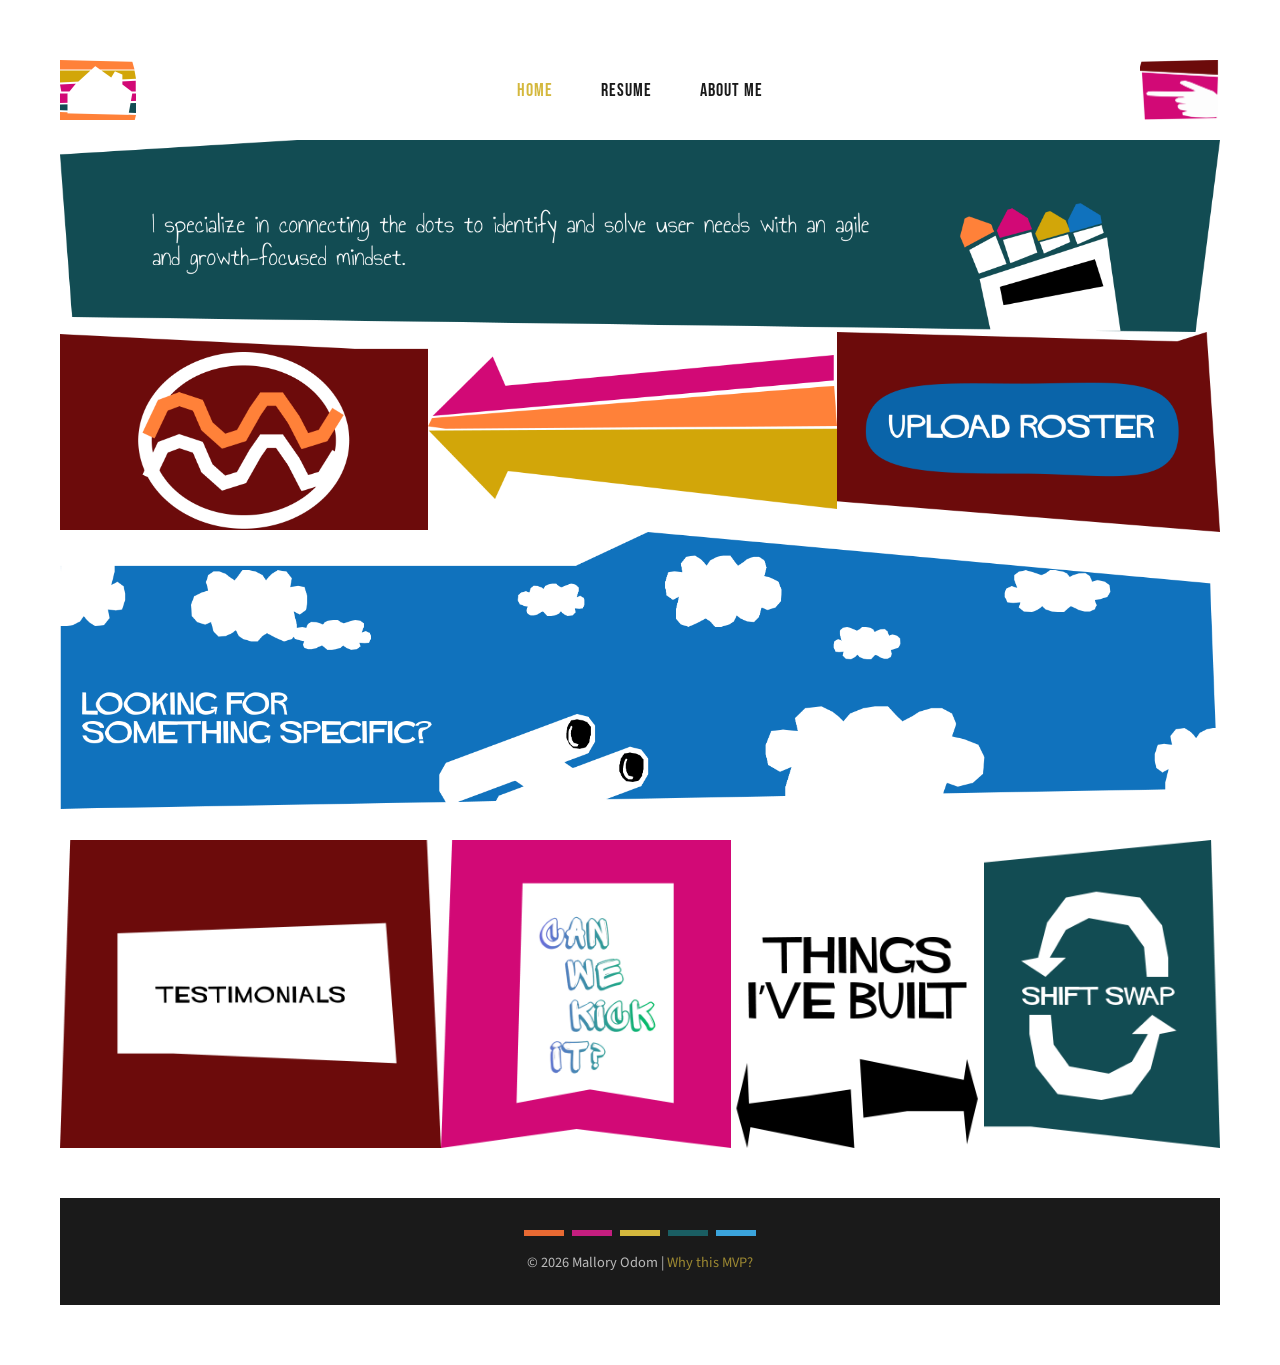
<file: index.html>
<!DOCTYPE html>
<html lang="en">
<head>
    <meta charset="UTF-8">
    <meta name="viewport" content="width=device-width, initial-scale=1.0">
    <title>Mallory Odom | Product Manager</title>

    <!-- Fonts -->
    <link href="https://fonts.googleapis.com/css2?family=Bebas+Neue&family=Source+Sans+Pro:wght@400;600;700&display=swap" rel="stylesheet">

    <!-- Styles -->
    <link rel="stylesheet" href="styles.css">
</head>
<body>
    <!-- ROW 1: Home + Nav + Back -->
    <div class="row-1">
<a href="index.html" class="img-block no-hover clickable">
    <img src="images/row1-home.png" class="default" alt="Home">
</a>
<nav>
    <ul class="nav-links">
        <li><a href="index.html" class="active">HOME</a></li>
        <li><a href="pages/resume.html">RESUME</a></li>
        <li><a href="pages/aboutme.html">ABOUT ME</a></li>
    </ul>
</nav>
<a href="row1-back.png" class="img-block no-hover clickable">
    <img src="images/row1-back.png" class="default" alt="Back">
</a>
    </div>
<!-- ROW 2: Single image with hover -->
<div class="row-2">
    <a href="https://modom1123.github.io/portfolio/pages/resume.html" class="img-block">
        <img src="images/row2.png" class="default" alt="I specialize in connecting the dots">
        <img src="images/row2-hover.png" class="hover" alt="">
    </a>
</div>
<!-- ROW 3: Poseidon prototype · arrows · Upload Roster (roster response) -->
<div class="row-3">
    <a href="pages/swimoutlet.html" class="img-block no-hover clickable">
        <img src="images/poseidon.png" class="default" alt="Poseidon Aquatics team store prototype">
    </a>
    <div class="img-block clickable">
        <img src="images/small-arrow.png" class="default" alt="To view my attempt at some color">
        <img src="images/small-arrow-hover.png" class="hover" alt="Arrow">
    </div>
    <a href="roster/index.html" class="img-block no-hover clickable">
        <img src="images/upload-roster.png" class="default" alt="Upload Roster — team roster upload experience">
    </a>
</div>
    <!-- ROW 4: Sky (with hover) -->
    <div class="row-4">
        <div class="img-block" style="height:100%">
            <img src="images/row4-sky.png" class="default" alt="Looking for something specific?">
            <img src="images/row4-sky-hover.png" class="hover" alt="Sky Hover">
        </div>
    </div>
    <!-- ROW 5: Category Cards (all with no hover) -->
<div class="row-5" id="categories">
    <a href="pages/testimonials.html" class="img-block no-hover clickable">
        <img src="images/row5-testimonials.png" class="default" alt="Testimonials">
    </a>
<a href="pages/canwekickit.html" class="img-block no-hover clickable">
  <img src="images/row5-can-we-kick-it.png" class="default" alt="Can We Kick It">
</a>
    <a href="pages/things-ive-built.html" class="img-block clickable">
        <img src="images/row5-built.png" class="default" alt="Things I've Built">
        <img src="images/row5-built-hover.png" class="hover" alt="Things I've Built">
    </a>
    <a href="pages/shift-swap.html" class="img-block no-hover clickable">
        <img src="images/row5-swap.png" class="default" alt="Shift Swap">
    </a>
</div>
    <!-- ROW 6: Blank -->
    <div class="row-6"></div>
<!-- FOOTER -->
<footer>
    <div class="footer-stripes">
        <div class="stripe s1"></div>
        <div class="stripe s2"></div>
        <div class="stripe s3"></div>
        <div class="stripe s4"></div>
        <div class="stripe s5"></div>
    </div>
    <p>© 2026 Mallory Odom | <a href="pages/whythismvp.html">Why this MVP?</a></p>
</footer>
    <!-- Scripts -->
    <script src="app.js"></script>
</body>
</html>
</file>
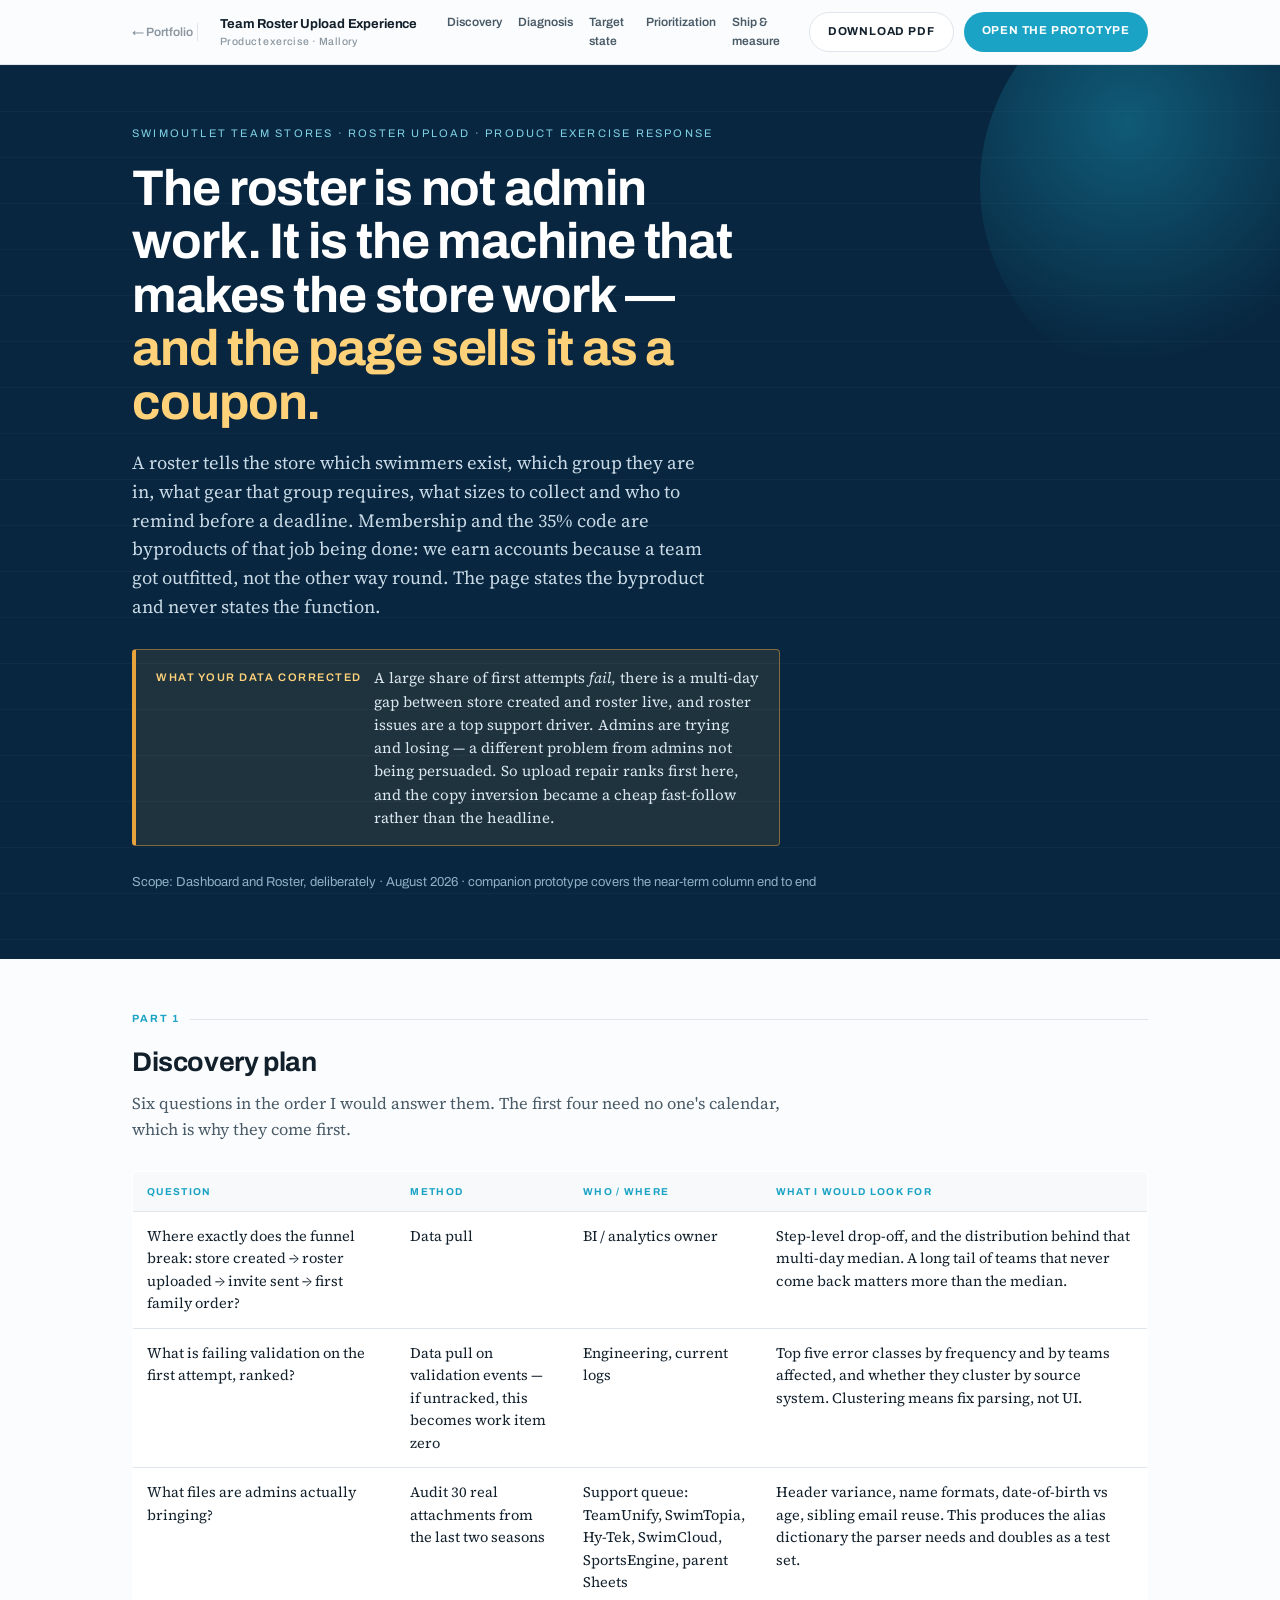
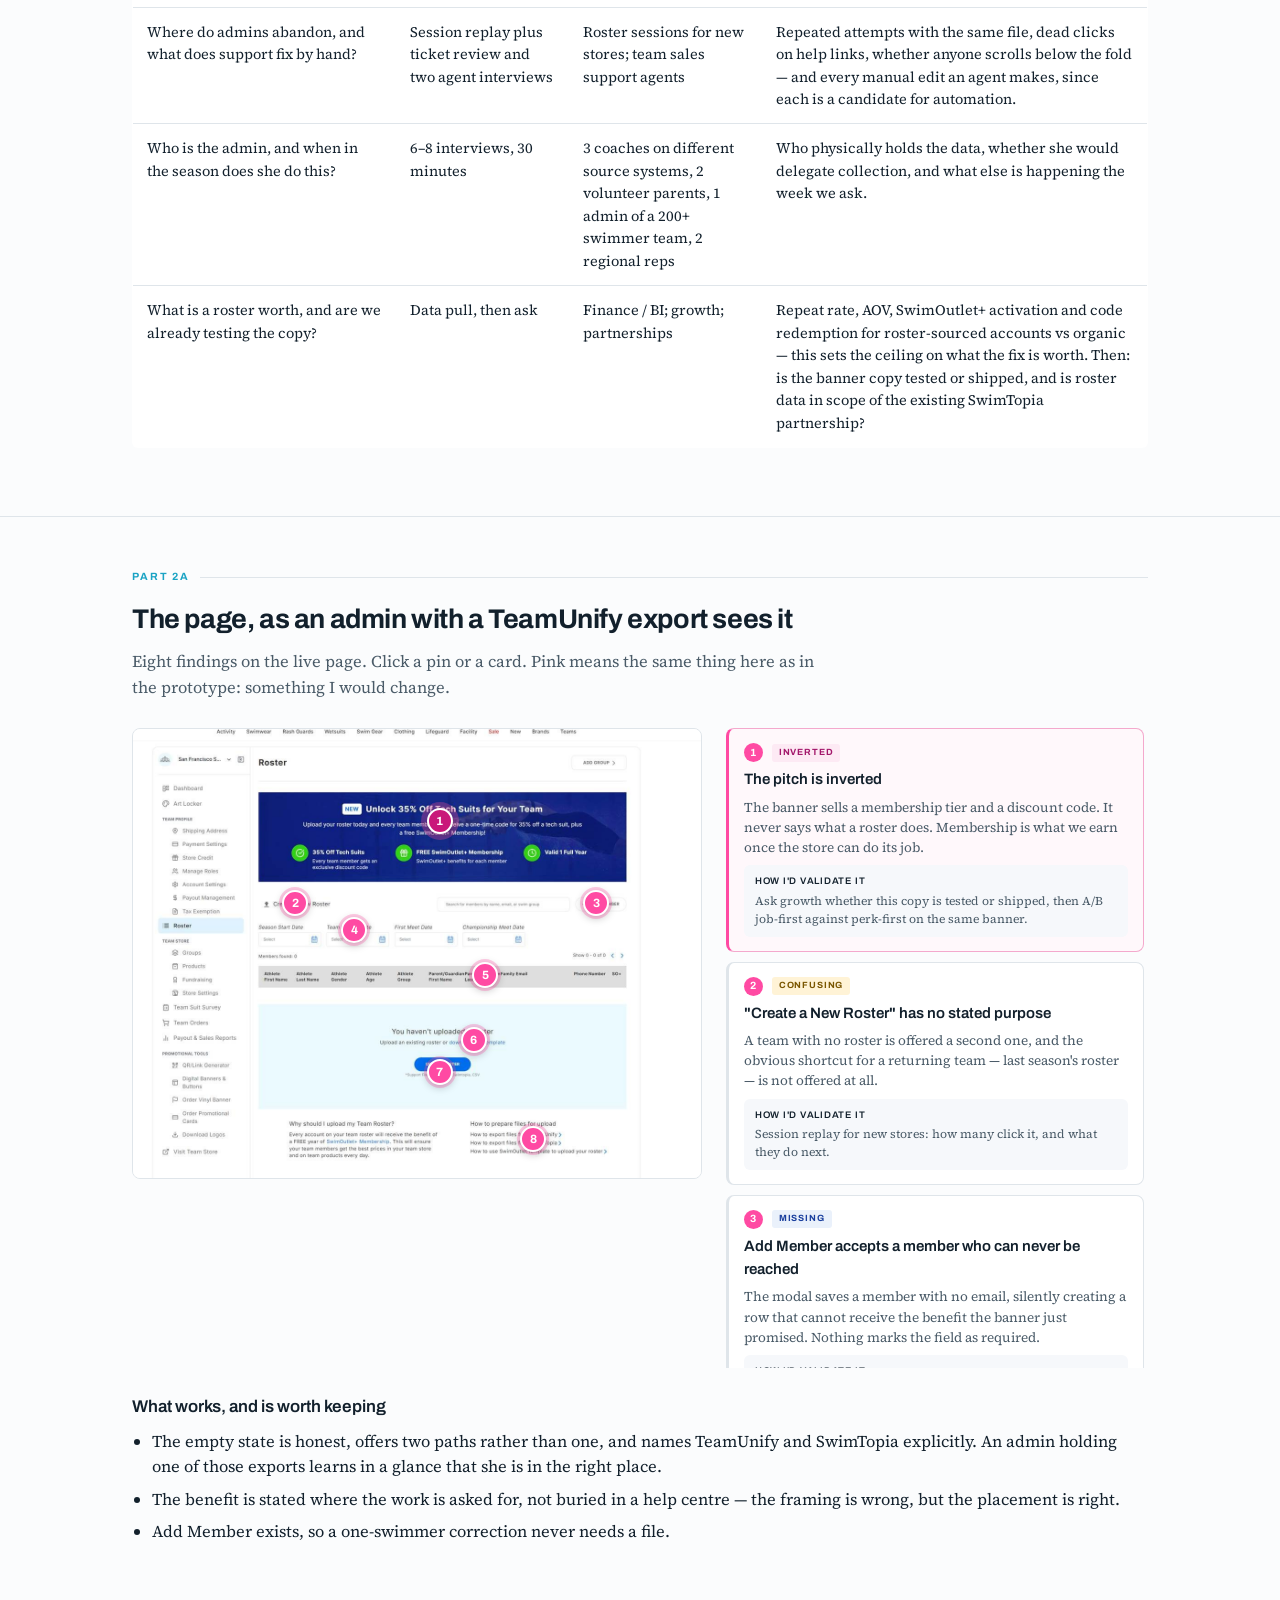
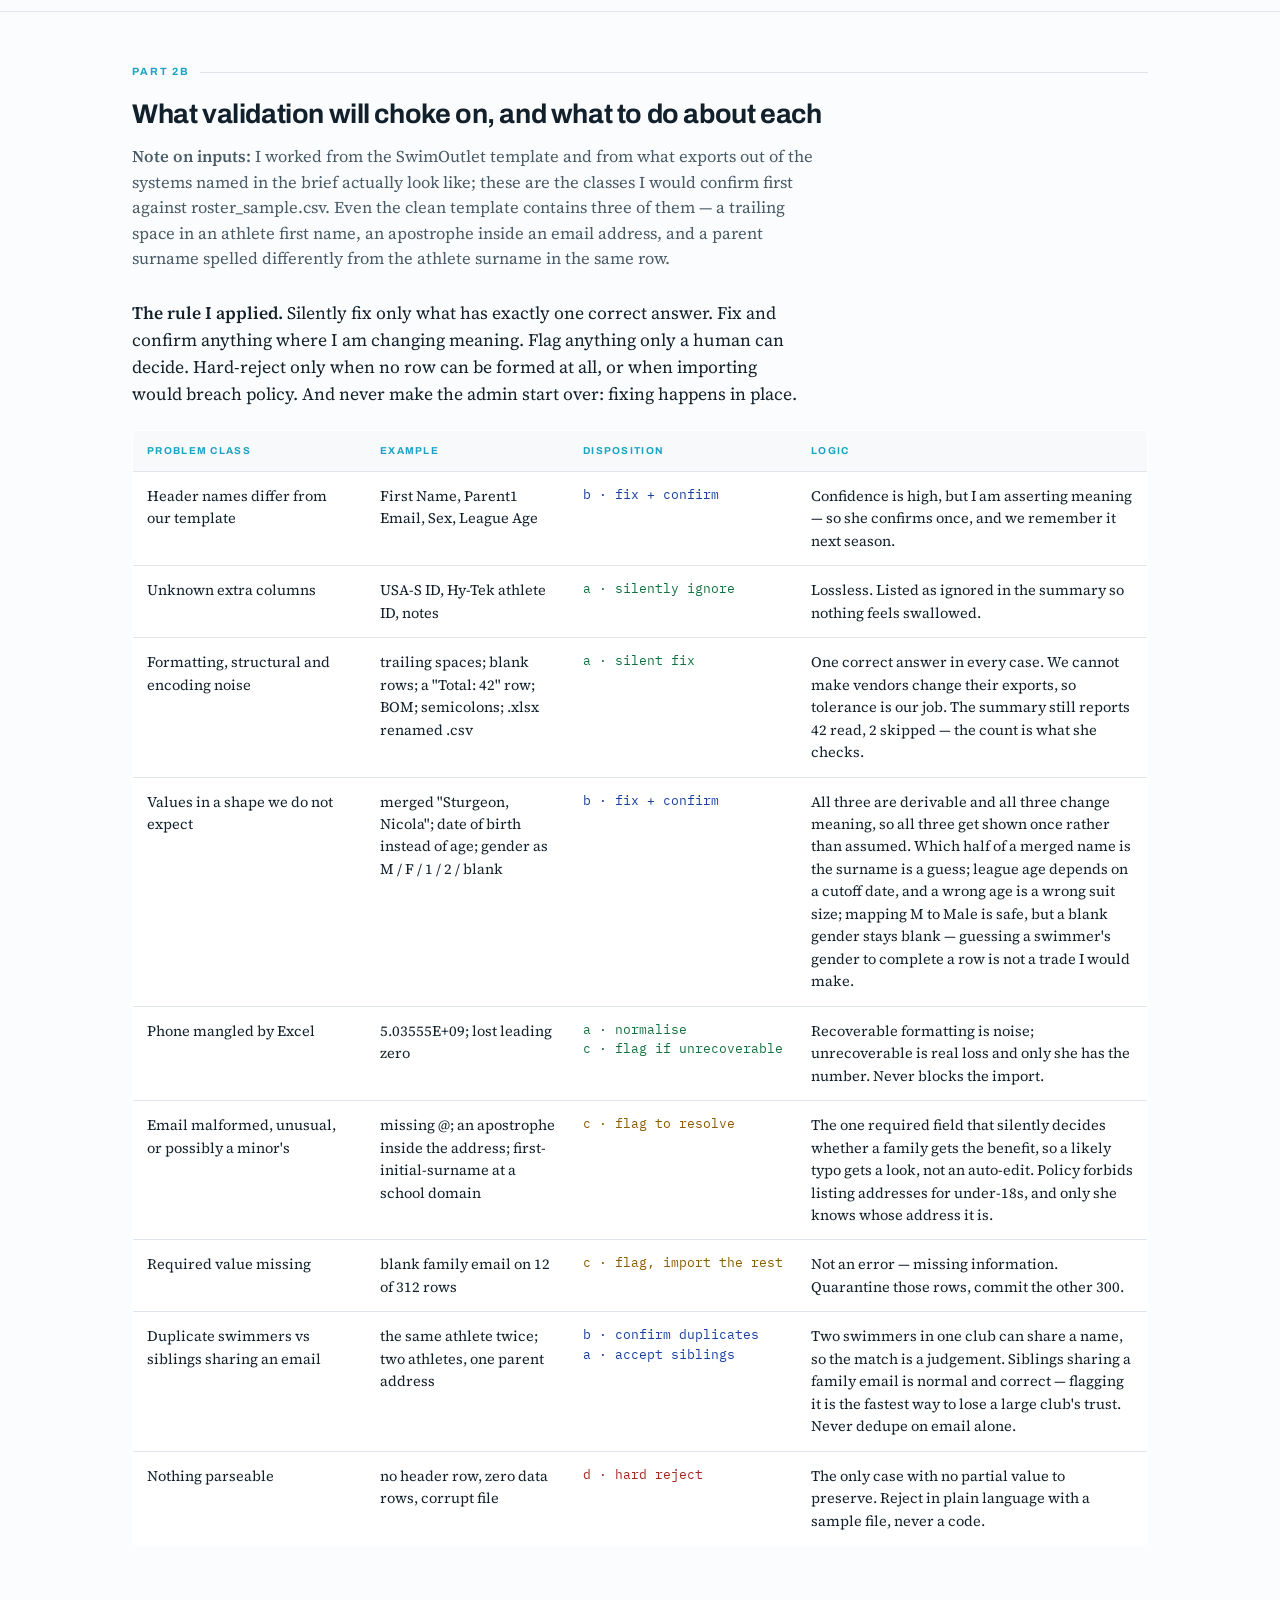
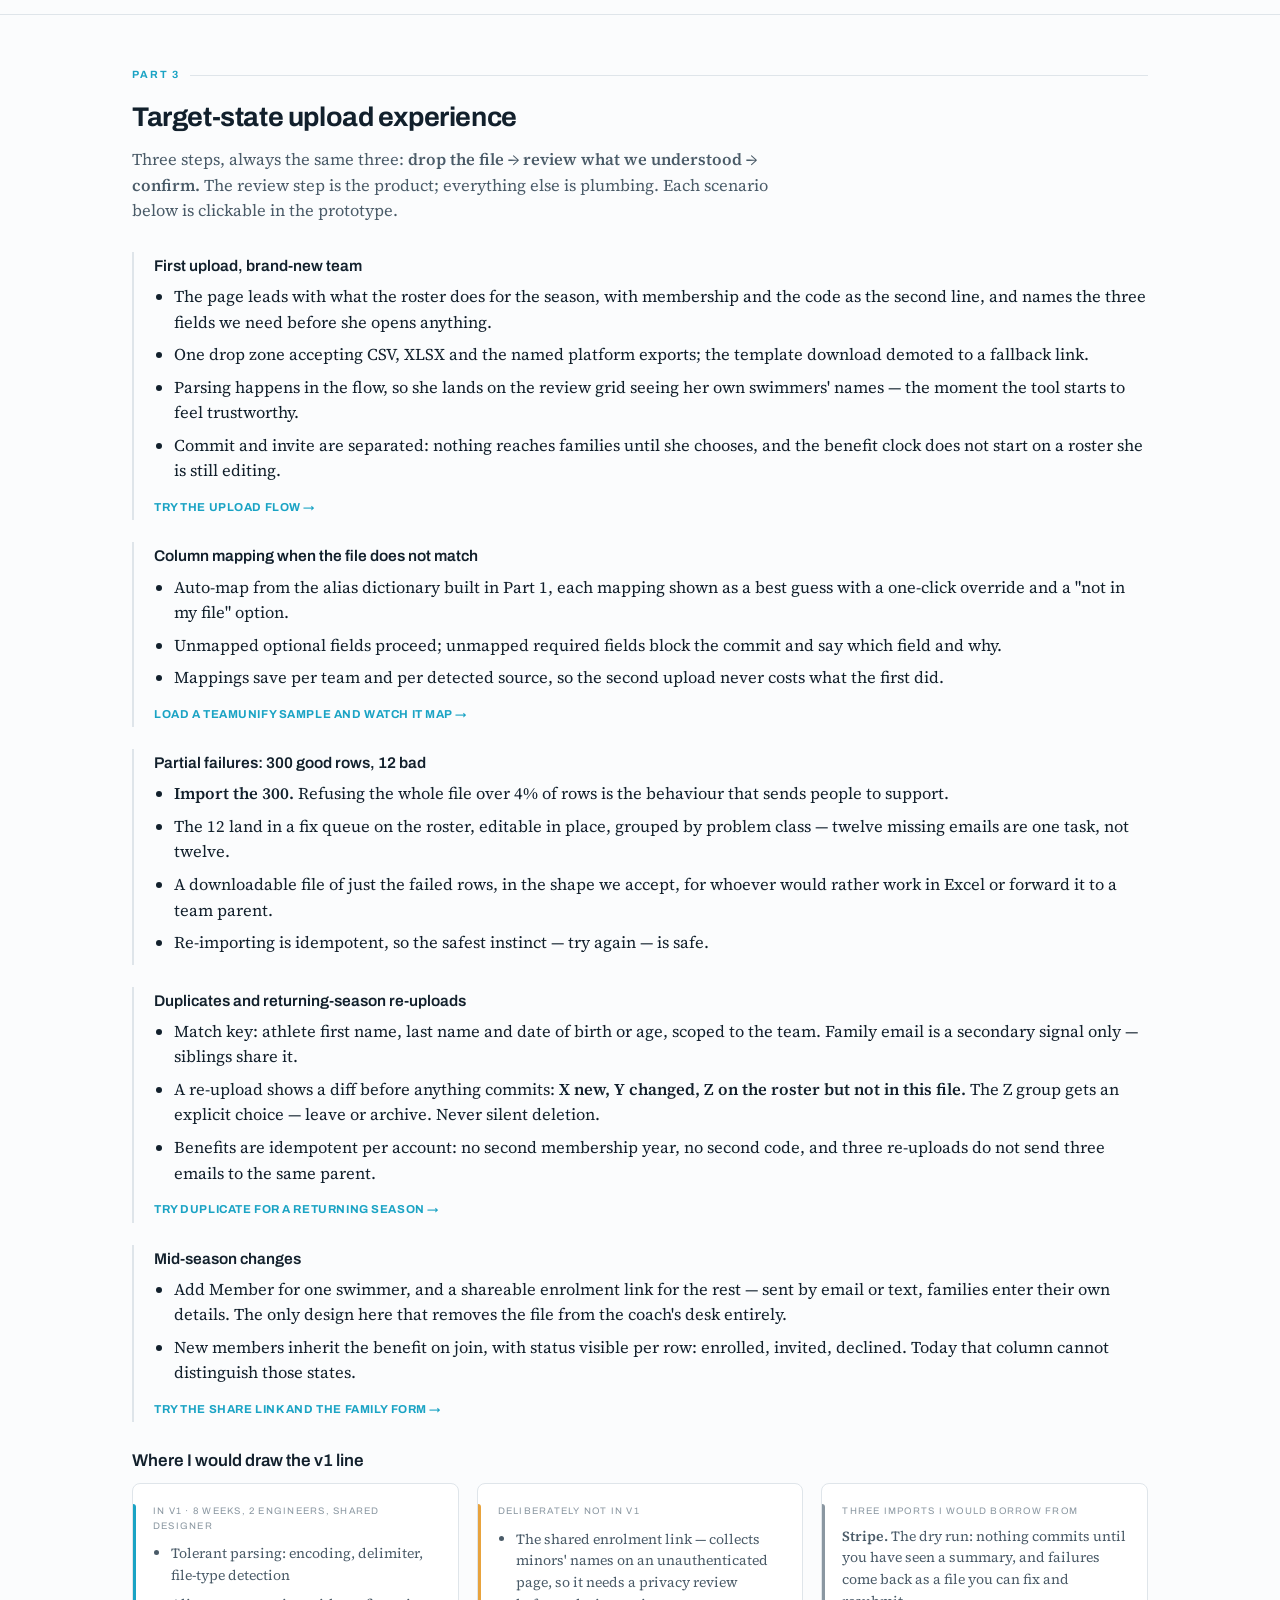
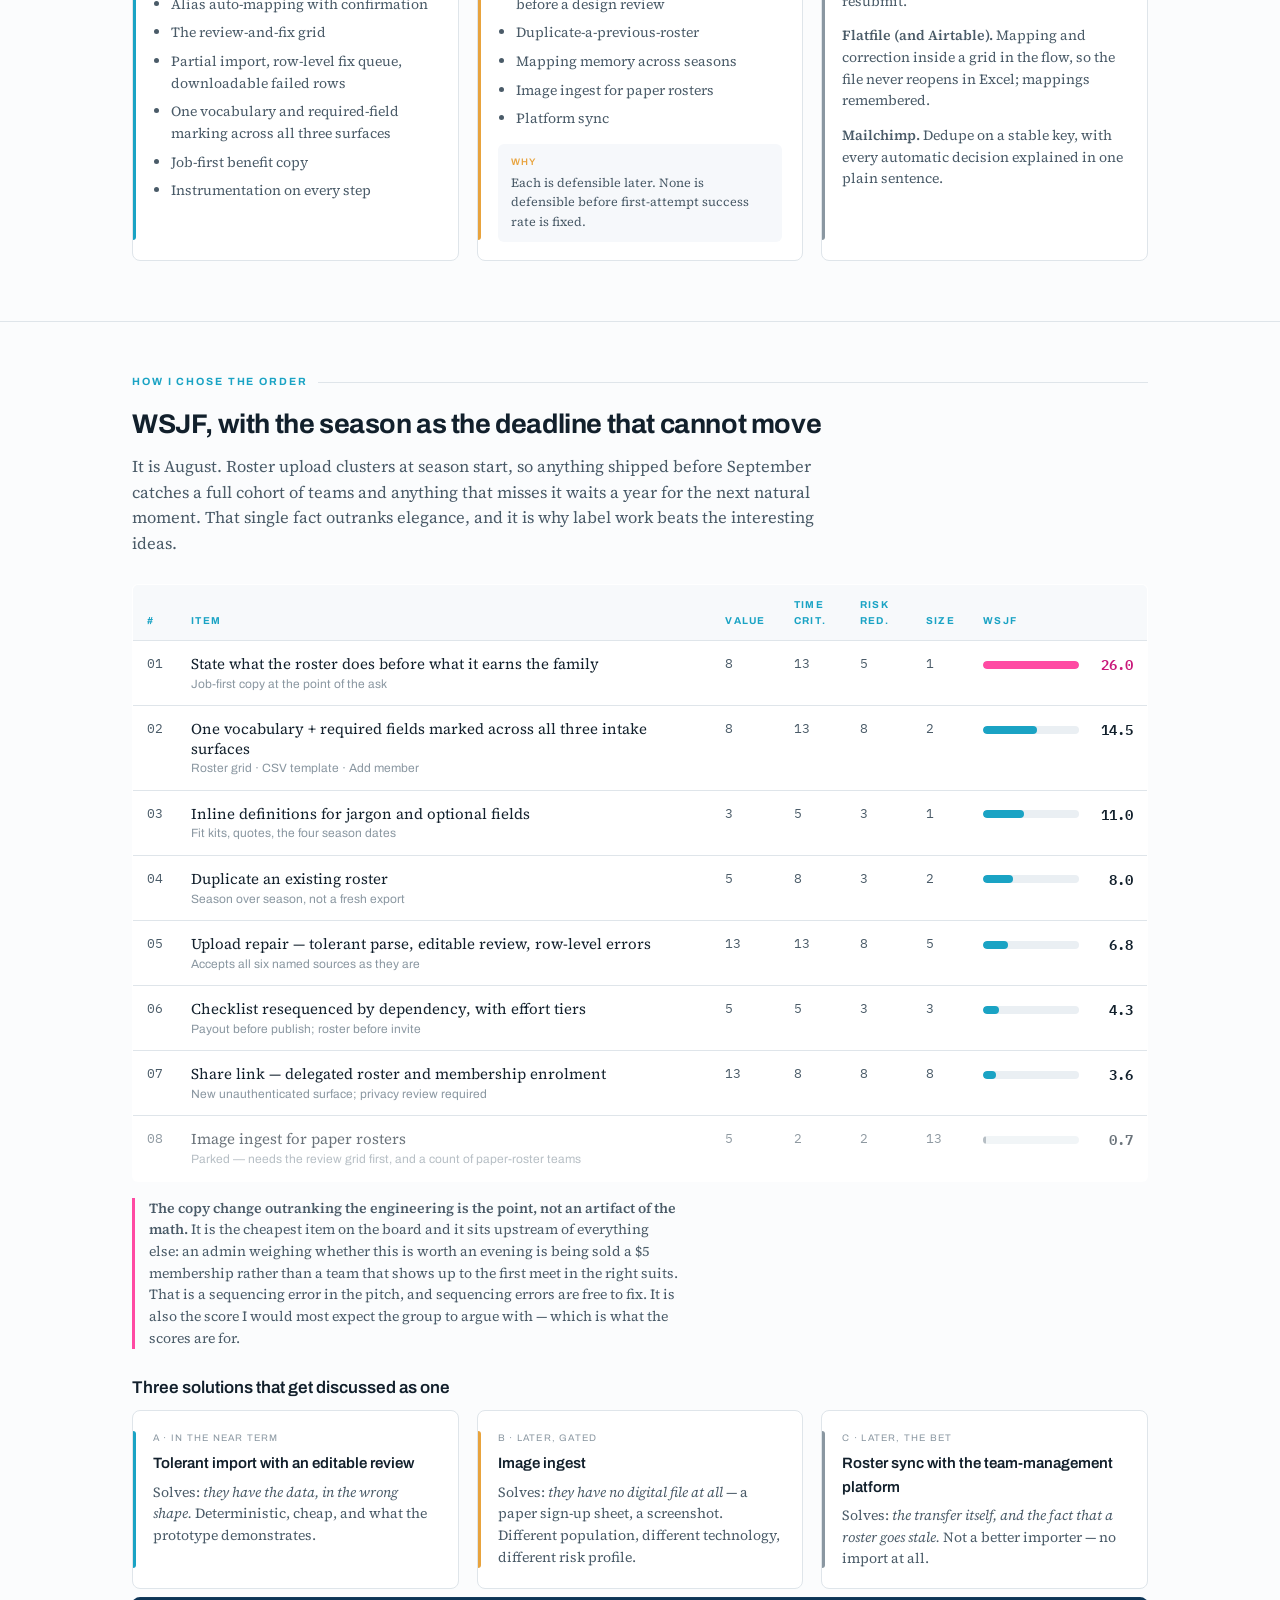
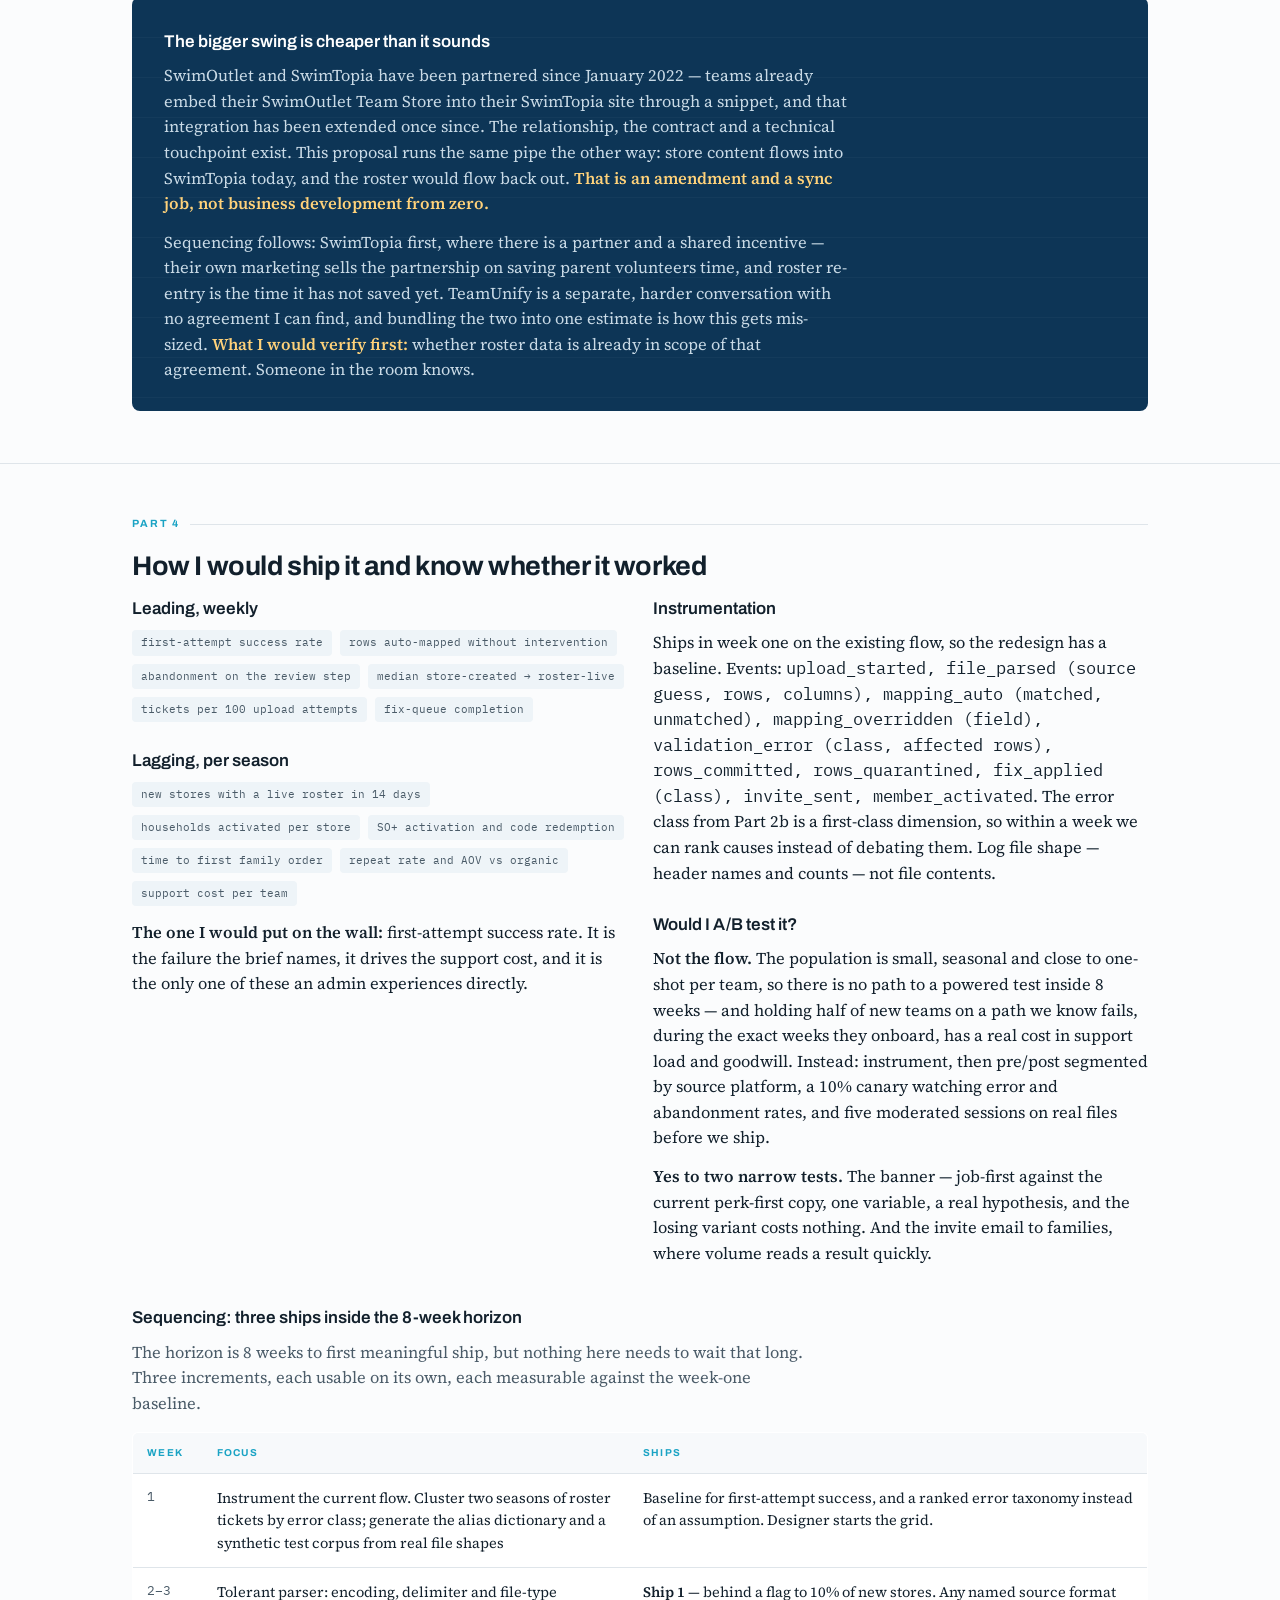
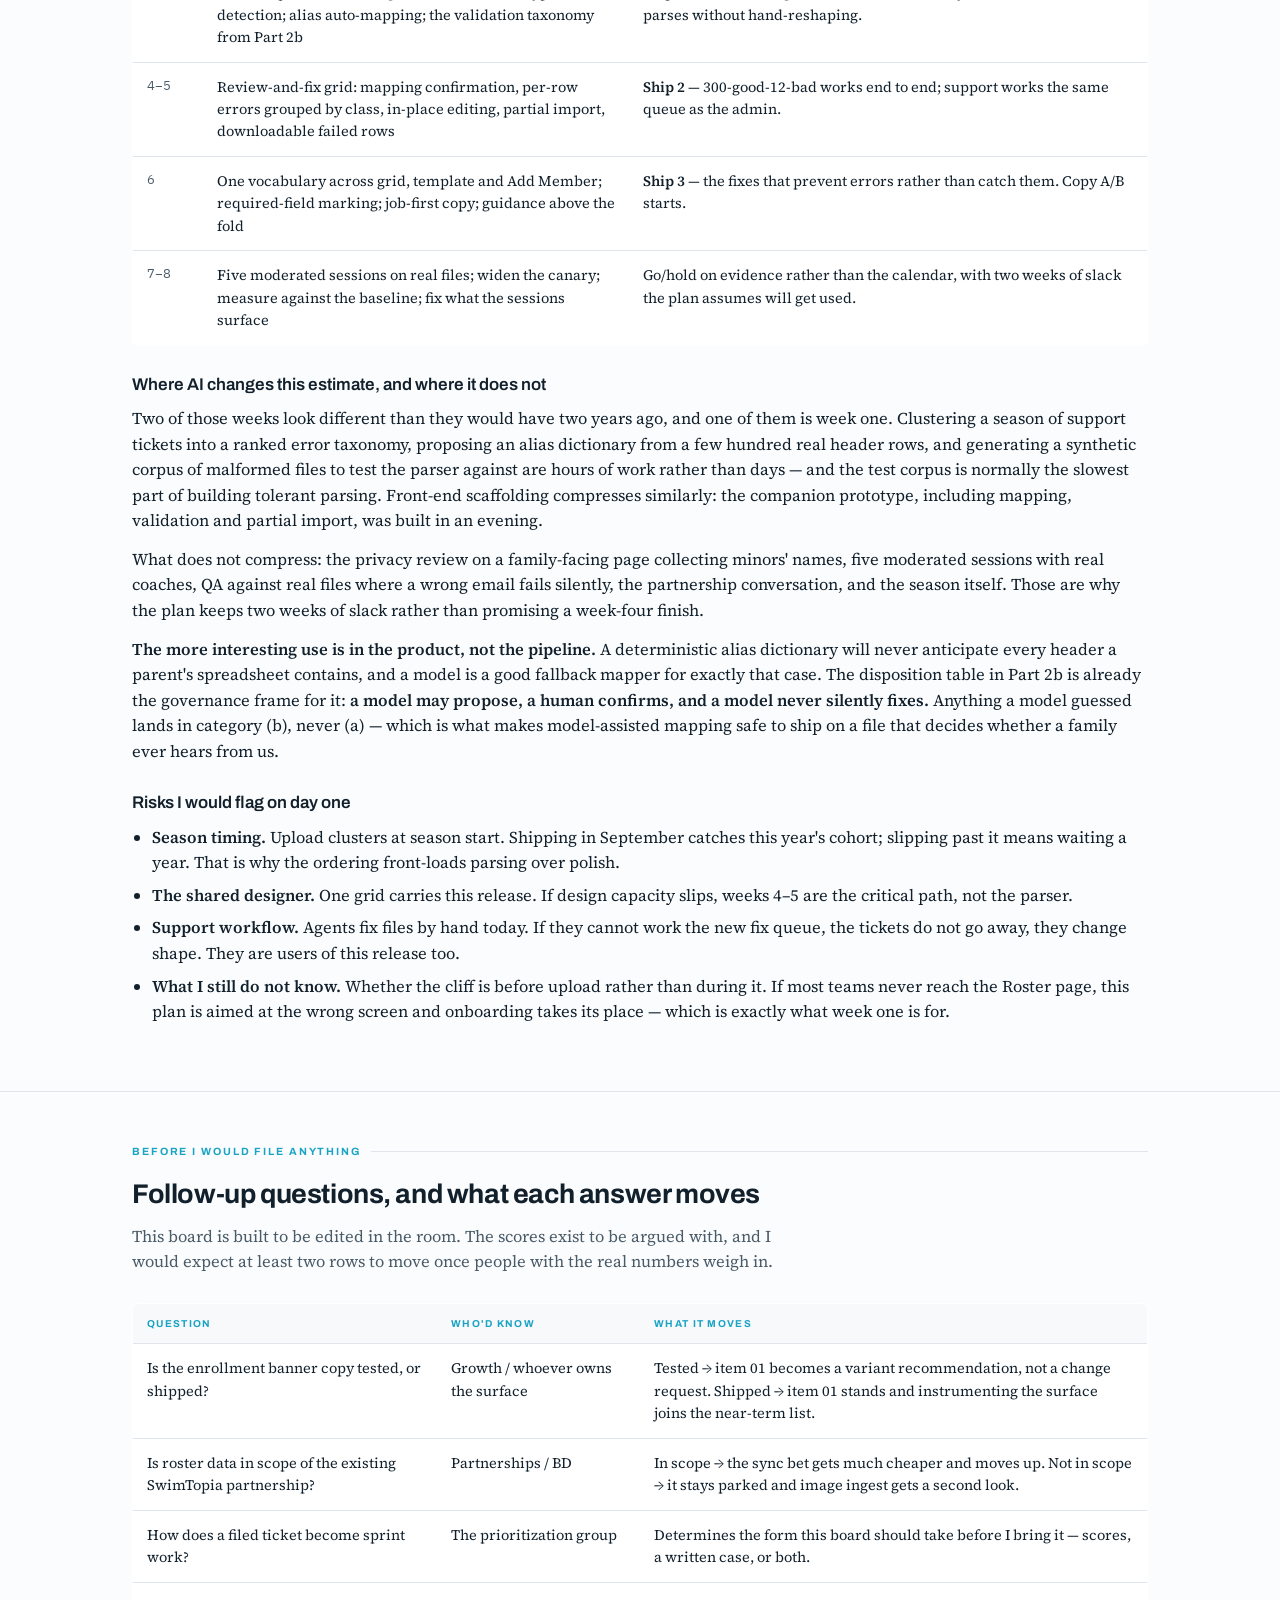
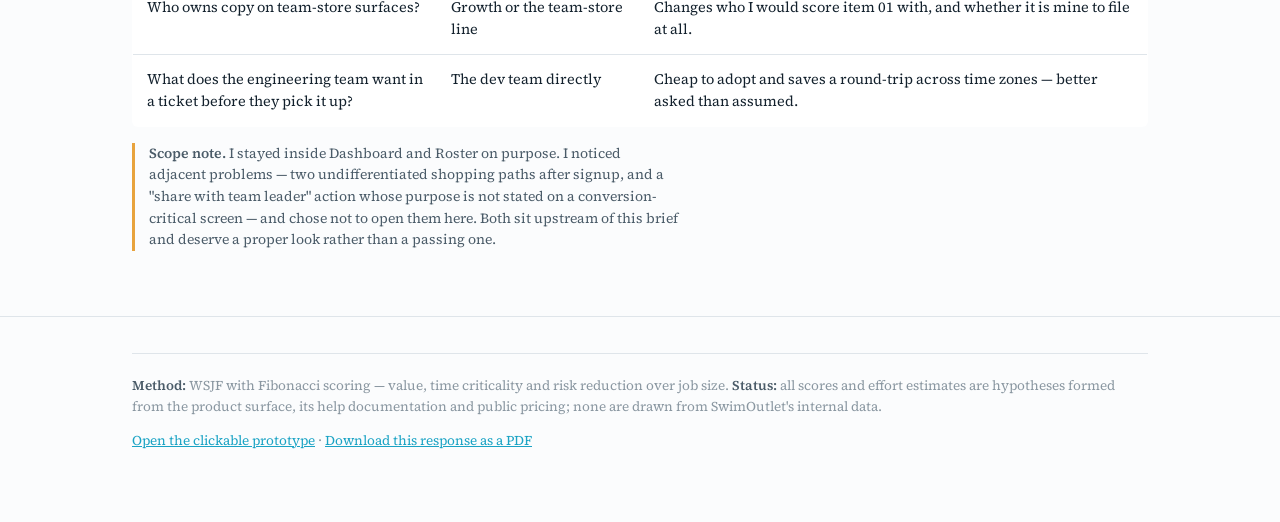
<file: roster/index.html>
<!DOCTYPE html>
<html lang="en">
<head>
<meta charset="utf-8">
<meta name="viewport" content="width=device-width, initial-scale=1">
<meta name="robots" content="noindex">
<title>Team Roster Upload Experience — product exercise response</title>
<link rel="preconnect" href="https://fonts.googleapis.com">
<link rel="preconnect" href="https://fonts.gstatic.com" crossorigin>
<link href="https://fonts.googleapis.com/css2?family=Archivo:wght@500;600;700;800&family=Source+Serif+4:ital,opsz,wght@0,8..60,400;0,8..60,600;1,8..60,400&family=IBM+Plex+Mono:wght@400;500;600&display=swap" rel="stylesheet">
<style>
  :root{
    --deep:#08263f; --deep-2:#0d3556; --cyan:#1aa3c4; --lane:#e8a33d;
    --green:#1e9e5a; --pink:#ff4aa3; --ink:#12202c; --ink-2:#4a5b68;
    --mute:#8a97a1; --rule:#dfe5ea; --paper:#fbfcfd;
  }
  *{box-sizing:border-box}
  html{scroll-behavior:smooth;scroll-padding-top:82px}
  body{margin:0;background:var(--paper);color:var(--ink);font-family:'Source Serif 4',Georgia,serif;font-size:16.5px;line-height:1.55;-webkit-font-smoothing:antialiased}
  h1,h2,h3,h4,.eyebrow,.mono,th,.btn,.topbar{font-family:'Archivo',system-ui,sans-serif}
  .mono,.num{font-family:'IBM Plex Mono',ui-monospace,monospace;font-variant-numeric:tabular-nums}
  .wrap{max-width:1080px;margin:0 auto;padding:0 32px}
  a{color:var(--cyan)}

  /* ---------- top bar ---------- */
  .topbar{position:sticky;top:0;z-index:60;background:rgba(251,252,253,.94);backdrop-filter:blur(8px);border-bottom:1px solid var(--rule)}
  .topbar-in{max-width:1080px;margin:0 auto;padding:12px 32px;display:flex;align-items:center;gap:22px}
  .backlink{font-family:'Archivo';font-size:12px;font-weight:600;color:var(--mute);text-decoration:none;
    white-space:nowrap;padding-right:4px;border-right:1px solid var(--rule)}
  .backlink:hover{color:var(--cyan)}
  .brand{font-size:13px;font-weight:700;letter-spacing:-.01em;white-space:nowrap}
  .brand span{display:block;font-size:10.5px;font-weight:500;color:var(--mute);letter-spacing:.04em}
  .tnav{display:flex;gap:16px;font-size:12px;font-weight:600;color:var(--ink-2);margin-left:8px}
  .tnav a{color:var(--ink-2);text-decoration:none}
  .tnav a:hover{color:var(--cyan)}
  .tacts{margin-left:auto;display:flex;gap:10px}
  .btn{display:inline-block;border:none;border-radius:999px;padding:10px 18px;font-size:11.5px;font-weight:700;letter-spacing:.07em;
    text-transform:uppercase;text-decoration:none;cursor:pointer;white-space:nowrap}
  .btn-primary{background:var(--cyan);color:#fff}
  .btn-primary:hover{background:#158ba8}
  .btn-ghost{background:#fff;border:1px solid var(--rule);color:var(--ink)}
  .btn-ghost:hover{border-color:var(--mute)}

  .eyebrow{font-size:10.5px;font-weight:700;letter-spacing:.18em;text-transform:uppercase;color:var(--cyan);display:flex;align-items:center;gap:10px;margin:0 0 14px}
  .eyebrow::after{content:"";flex:1;height:1px;background:var(--rule)}

  /* ---------- hero ---------- */
  header.hero{background:var(--deep);color:#fff;padding:60px 0 54px;position:relative;overflow:hidden}
  header.hero::before{content:"";position:absolute;inset:0;opacity:.5;background:repeating-linear-gradient(180deg,rgba(255,255,255,.055) 0 1px,transparent 1px 46px)}
  header.hero::after{content:"";position:absolute;right:-120px;top:-90px;width:420px;height:420px;border-radius:50%;
    background:radial-gradient(circle at 35% 35%,rgba(26,163,196,.42),transparent 62%)}
  header.hero .wrap{position:relative}
  .kicker{font-family:'Archivo';font-size:11px;letter-spacing:.2em;text-transform:uppercase;color:#7fd0e4;margin:0 0 20px}
  h1{font-size:clamp(29px,4.3vw,50px);line-height:1.07;letter-spacing:-.022em;font-weight:700;margin:0 0 20px;max-width:21ch}
  h1 em{font-style:normal;color:#ffd27a}
  .standfirst{font-size:18.5px;color:#c9dae6;max-width:64ch;margin:0}
  .evidence{display:flex;gap:12px;align-items:flex-start;margin-top:28px;padding:16px 20px;border:1px solid rgba(232,163,61,.5);
    border-left:4px solid var(--lane);border-radius:4px;background:rgba(232,163,61,.1);max-width:72ch}
  .evidence b{font-family:'Archivo';font-size:11px;letter-spacing:.14em;text-transform:uppercase;color:#ffd27a;white-space:nowrap;padding-top:3px}
  .evidence p{margin:0;font-size:15px;color:#dbe7ef}
  .meta{margin-top:26px;font-size:13px;color:#8fb1c6;font-family:'Archivo'}

  /* ---------- sections ---------- */
  section{padding:52px 0;border-bottom:1px solid var(--rule)}
  h2{font-size:27px;letter-spacing:-.015em;margin:0 0 8px;font-weight:700}
  h3{font-size:17px;margin:26px 0 8px;font-weight:600}
  h4{font-size:15px;margin:0 0 6px;font-weight:600}
  .sub{color:var(--ink-2);margin:0 0 28px;max-width:76ch}
  p{margin:0 0 13px}
  ul{margin:0 0 14px;padding-left:20px}
  li{margin-bottom:7px}
  strong,b{font-weight:600}
  .lead-in{font-size:17.5px;color:var(--ink);max-width:74ch}

  /* ---------- tables ---------- */
  table{width:100%;border-collapse:collapse;background:#fff;border:1px solid var(--rule);border-radius:6px;overflow:hidden;margin-bottom:16px}
  th{font-size:10px;letter-spacing:.13em;text-transform:uppercase;color:var(--cyan);font-weight:700;text-align:left;
    padding:12px 14px;border-bottom:1px solid var(--rule);background:#f7f9fb;vertical-align:bottom}
  td{padding:13px 14px;border-bottom:1px solid var(--rule);vertical-align:top;font-size:14.5px}
  tr:last-child td{border-bottom:none}
  td.mono,td.n{font-family:'IBM Plex Mono';font-size:13px;color:var(--ink-2)}
  .disp{white-space:nowrap;font-family:'IBM Plex Mono';font-size:12.5px}
  .disp.a{color:#14713f} .disp.b{color:#1a3f9e} .disp.c{color:#8a5b00} .disp.d{color:#a3261f}
  .note{font-size:14px;color:var(--ink-2);border-left:3px solid var(--pink);padding-left:14px;max-width:78ch}

  /* ---------- annotated critique ---------- */
  .crit-grid{display:grid;grid-template-columns:minmax(0,1.35fr) minmax(0,1fr);gap:24px;align-items:start;margin-top:6px}
  .shot-wrap{position:relative;border:1px solid var(--rule);border-radius:8px;overflow:hidden;background:#fff}
  .shot{display:block;width:100%;height:auto}
  .pin{position:absolute;transform:translate(-50%,-50%);width:26px;height:26px;border-radius:50%;border:2px solid #fff;
    background:var(--pink);color:#fff;font-family:'Archivo';font-size:12px;font-weight:700;cursor:pointer;display:grid;place-items:center;
    box-shadow:0 0 0 3px rgba(255,74,163,.28),0 2px 8px rgba(0,0,0,.28)}
  .pin:hover{transform:translate(-50%,-50%) scale(1.15)}
  .pin.on{background:#c9187a;box-shadow:0 0 0 6px rgba(255,74,163,.3),0 2px 10px rgba(0,0,0,.3)}
  .crit-rail{display:flex;flex-direction:column;gap:10px;max-height:640px;overflow-y:auto;padding-right:4px}
  .crit{border:1px solid var(--rule);border-left:3px solid var(--rule);border-radius:8px;padding:14px 15px;background:#fff;cursor:pointer;transition:background .15s,border-color .15s}
  .crit:hover{background:#f8fafb}
  .crit.on{border-color:#f4a9cd;border-left-color:var(--pink);background:#fff8fb}
  .crit-head{display:flex;align-items:center;gap:9px;margin-bottom:6px}
  .cnum{width:19px;height:19px;border-radius:50%;background:var(--pink);color:#fff;font-family:'Archivo';font-size:10.5px;font-weight:700;display:grid;place-items:center;flex:0 0 19px}
  .ctag{font-family:'Archivo';font-size:9px;font-weight:700;letter-spacing:.09em;text-transform:uppercase;padding:2px 7px;border-radius:3px}
  .ctag.inverted{background:#fdeaf4;color:#a3186b}
  .ctag.confusing{background:#fff3d6;color:#7a5600}
  .ctag.missing{background:#eaf1fb;color:#1a3f9e}
  .crit p{margin:0 0 7px;font-size:13.5px;color:var(--ink-2);line-height:1.5}
  .crit .how{background:#f6f8fb;border-radius:6px;padding:9px 11px;font-size:12px;margin:0}
  .crit .how b{display:block;font-family:'Archivo';color:var(--ink);font-size:9.5px;letter-spacing:.08em;text-transform:uppercase;margin-bottom:3px}

  /* ---------- wsjf board ---------- */
  .board td.item{font-size:15px;line-height:1.3}
  .board td.item small{display:block;font-family:'Archivo';font-size:12px;color:var(--mute);margin-top:3px}
  .rope{display:flex;align-items:center;gap:10px;min-width:150px}
  .rope-track{flex:1;height:8px;border-radius:999px;background:#eaeff3;overflow:hidden}
  .rope-fill{display:block;height:100%;width:0;border-radius:999px;background:var(--cyan);transition:width .9s cubic-bezier(.2,.7,.3,1)}
  tr.flag .rope-fill{background:var(--pink)}
  tr.flag .score{color:#c9187a}
  tr.parked{opacity:.62}
  tr.parked .rope-fill{background:var(--mute)}
  .score{font-family:'IBM Plex Mono';font-weight:600;font-size:13.5px;width:44px;text-align:right}

  /* ---------- phases + cards ---------- */
  .cards{display:grid;grid-template-columns:repeat(3,1fr);gap:18px;margin-bottom:8px}
  .card{background:#fff;border:1px solid var(--rule);border-radius:8px;padding:20px 20px 18px;position:relative}
  .card::before{content:"";position:absolute;left:0;top:20px;bottom:20px;width:3px;border-radius:0 3px 3px 0;background:var(--cyan)}
  .card.amber::before{background:var(--lane)}
  .card.mute::before{background:var(--mute)}
  .card .tag{font-family:'Archivo';font-size:9.5px;letter-spacing:.13em;text-transform:uppercase;color:var(--mute);display:block;margin-bottom:7px}
  .card ul{margin:10px 0 0;padding-left:18px;font-size:14px;color:var(--ink-2)}
  .card p{font-size:14px;color:var(--ink-2)}
  .gate{margin-top:14px;font-size:12.5px;color:var(--ink-2);background:#f6f8fb;border-radius:6px;padding:11px 13px}
  .gate b{font-family:'Archivo';display:block;font-size:9.5px;letter-spacing:.11em;text-transform:uppercase;color:var(--lane);margin-bottom:3px}

  .scenario{border-left:2px solid var(--rule);padding:2px 0 2px 20px;margin-bottom:22px}
  .scenario h4{font-size:15.5px}
  .scenario ul{margin-bottom:0}
  .try{display:inline-flex;align-items:center;gap:7px;font-family:'Archivo';font-size:11.5px;font-weight:700;letter-spacing:.05em;
    text-transform:uppercase;text-decoration:none;color:var(--cyan);margin-top:8px}
  .try:hover{text-decoration:underline}

  .metric-cols{display:grid;grid-template-columns:1fr 1fr;gap:26px}
  .pill-row{display:flex;gap:8px;flex-wrap:wrap;margin:0 0 14px}
  .pill{font-family:'IBM Plex Mono';font-size:11px;background:#eef4f8;color:var(--ink-2);border-radius:4px;padding:4px 9px}

  .bet{background:var(--deep-2);color:#fff;border-radius:8px;padding:32px 32px 28px;position:relative;overflow:hidden;margin-top:8px}
  .bet::before{content:"";position:absolute;inset:0;opacity:.6;background:repeating-linear-gradient(180deg,rgba(255,255,255,.05) 0 1px,transparent 1px 40px)}
  .bet>*{position:relative}
  .bet h3{color:#fff;margin-top:0}
  .bet p{color:#c9dae6;max-width:76ch}
  .bet b{color:#ffd27a}

  footer{padding:36px 0 70px;color:var(--mute);font-size:13.5px}
  footer .rule{height:1px;background:var(--rule);margin-bottom:22px}
  footer b{color:var(--ink-2)}

  @media (max-width:980px){
    .crit-grid,.cards,.metric-cols{grid-template-columns:1fr}
    .crit-rail{max-height:none}
    .tnav{display:none} .backlink{display:none}
    .wrap,.topbar-in{padding-left:20px;padding-right:20px}
  }
  @media (prefers-reduced-motion:reduce){html{scroll-behavior:auto}.rope-fill{transition:none}}

  /* ---------- print ---------- */
  @media print{
    body{background:#fff;font-size:10.5pt}
    .topbar,.tacts,.try{display:none !important}
    header.hero{background:#08263f !important;-webkit-print-color-adjust:exact;print-color-adjust:exact;padding:28px 0}
    h1{font-size:23pt}
    section{padding:16px 0;break-inside:avoid}
    .crit-grid,.cards,.metric-cols{display:block}
    .card,.crit{break-inside:avoid;margin-bottom:10px}
    .crit-rail{max-height:none;overflow:visible;display:block}
    .shot-wrap{margin-bottom:14px}
    .rope-fill{transition:none}
    table{break-inside:auto}
    tr{break-inside:avoid}
    a{color:var(--ink);text-decoration:none}
  }
</style>
</head>
<body>

<div class="topbar">
  <div class="topbar-in">
    <a class="backlink" href="../index.html" aria-label="Back to portfolio">&larr; Portfolio</a>
    <div class="brand">Team Roster Upload Experience<span>Product exercise &middot; Mallory</span></div>
    <nav class="tnav">
      <a href="#part1">Discovery</a><a href="#part2">Diagnosis</a><a href="#part3">Target state</a>
      <a href="#order">Prioritization</a><a href="#part4">Ship &amp; measure</a>
    </nav>
    <div class="tacts">
      <a class="btn btn-ghost" href="roster-upload-response.pdf" download>Download PDF</a>
      <a class="btn btn-primary" href="prototype.html">Open the prototype</a>
    </div>
  </div>
</div>

<header class="hero">
  <div class="wrap">
    <p class="kicker">SwimOutlet Team Stores &middot; roster upload &middot; product exercise response</p>
    <h1>The roster is not admin work. It is the machine that makes the store work — <em>and the page sells it as a coupon.</em></h1>
    <p class="standfirst">A roster tells the store which swimmers exist, which group they are in, what gear that group requires,
      what sizes to collect and who to remind before a deadline. Membership and the 35% code are byproducts of that job being
      done: we earn accounts because a team got outfitted, not the other way round. The page states the byproduct and never
      states the function.</p>
    <div class="evidence">
      <b>What your data corrected</b>
      <p>A large share of first attempts <em>fail</em>, there is a multi-day gap between store created and roster live, and
        roster issues are a top support driver. Admins are trying and losing — a different problem from admins not being
        persuaded. So upload repair ranks first here, and the copy inversion became a cheap fast-follow rather than the headline.</p>
    </div>
    <p class="meta">Scope: Dashboard and Roster, deliberately &middot; August 2026 &middot; companion prototype covers the
      near-term column end to end</p>
  </div>
</header>

<!-- ================= PART 1 ================= -->
<section id="part1">
  <div class="wrap">
    <p class="eyebrow">Part 1</p>
    <h2>Discovery plan</h2>
    <p class="sub">Six questions in the order I would answer them. The first four need no one's calendar, which is why they
      come first.</p>
    <table>
      <thead><tr><th style="width:26%">Question</th><th style="width:17%">Method</th><th style="width:19%">Who / where</th><th>What I would look for</th></tr></thead>
      <tbody>
        <tr><td>Where exactly does the funnel break: store created &rarr; roster uploaded &rarr; invite sent &rarr; first family order?</td>
          <td>Data pull</td><td>BI / analytics owner</td>
          <td>Step-level drop-off, and the distribution behind that multi-day median. A long tail of teams that never come back matters more than the median.</td></tr>
        <tr><td>What is failing validation on the first attempt, ranked?</td>
          <td>Data pull on validation events — if untracked, this becomes work item zero</td><td>Engineering, current logs</td>
          <td>Top five error classes by frequency and by teams affected, and whether they cluster by source system. Clustering means fix parsing, not UI.</td></tr>
        <tr><td>What files are admins actually bringing?</td>
          <td>Audit 30 real attachments from the last two seasons</td>
          <td>Support queue: TeamUnify, SwimTopia, Hy-Tek, SwimCloud, SportsEngine, parent Sheets</td>
          <td>Header variance, name formats, date-of-birth vs age, sibling email reuse. This produces the alias dictionary the parser needs and doubles as a test set.</td></tr>
        <tr><td>Where do admins abandon, and what does support fix by hand?</td>
          <td>Session replay plus ticket review and two agent interviews</td><td>Roster sessions for new stores; team sales support agents</td>
          <td>Repeated attempts with the same file, dead clicks on help links, whether anyone scrolls below the fold — and every manual edit an agent makes, since each is a candidate for automation.</td></tr>
        <tr><td>Who is the admin, and when in the season does she do this?</td>
          <td>6–8 interviews, 30 minutes</td>
          <td>3 coaches on different source systems, 2 volunteer parents, 1 admin of a 200+ swimmer team, 2 regional reps</td>
          <td>Who physically holds the data, whether she would delegate collection, and what else is happening the week we ask.</td></tr>
        <tr><td>What is a roster worth, and are we already testing the copy?</td>
          <td>Data pull, then ask</td><td>Finance / BI; growth; partnerships</td>
          <td>Repeat rate, AOV, SwimOutlet+ activation and code redemption for roster-sourced accounts vs organic — this sets the ceiling on what the fix is worth. Then: is the banner copy tested or shipped, and is roster data in scope of the existing SwimTopia partnership?</td></tr>
      </tbody>
    </table>
  </div>
</section>

<!-- ================= PART 2 ================= -->
<section id="part2">
  <div class="wrap">
    <p class="eyebrow">Part 2a</p>
    <h2>The page, as an admin with a TeamUnify export sees it</h2>
    <p class="sub">Eight findings on the live page. Click a pin or a card. Pink means the same thing here as in the prototype:
      something I would change.</p>

    <div class="crit-grid">
      <div class="shot-wrap">
        <img class="shot" alt="The live SwimOutlet Roster page before upload" src="[data-uri]">
        <button class="pin" id="pin1" style="left:54%;top:20.5%" onclick="selectPin(1)">1</button>
        <button class="pin" id="pin2" style="left:28.6%;top:38.6%" onclick="selectPin(2)">2</button>
        <button class="pin" id="pin3" style="left:81.6%;top:38.6%" onclick="selectPin(3)">3</button>
        <button class="pin" id="pin4" style="left:39%;top:44.8%" onclick="selectPin(4)">4</button>
        <button class="pin" id="pin5" style="left:62%;top:54.7%" onclick="selectPin(5)">5</button>
        <button class="pin" id="pin6" style="left:60%;top:69.2%" onclick="selectPin(6)">6</button>
        <button class="pin" id="pin7" style="left:54%;top:76.4%" onclick="selectPin(7)">7</button>
        <button class="pin" id="pin8" style="left:70.5%;top:91.3%" onclick="selectPin(8)">8</button>
      </div>
      <div class="crit-rail">
        <div class="crit on" id="crit1" onclick="selectPin(1)">
          <div class="crit-head"><span class="cnum">1</span><span class="ctag inverted">Inverted</span></div>
          <h4>The pitch is inverted</h4>
          <p>The banner sells a membership tier and a discount code. It never says what a roster does. Membership is what we
            earn once the store can do its job.</p>
          <p class="how"><b>How I'd validate it</b> Ask growth whether this copy is tested or shipped, then A/B job-first
            against perk-first on the same banner.</p>
        </div>
        <div class="crit" id="crit2" onclick="selectPin(2)">
          <div class="crit-head"><span class="cnum">2</span><span class="ctag confusing">Confusing</span></div>
          <h4>"Create a New Roster" has no stated purpose</h4>
          <p>A team with no roster is offered a second one, and the obvious shortcut for a returning team — last season's
            roster — is not offered at all.</p>
          <p class="how"><b>How I'd validate it</b> Session replay for new stores: how many click it, and what they do next.</p>
        </div>
        <div class="crit" id="crit3" onclick="selectPin(3)">
          <div class="crit-head"><span class="cnum">3</span><span class="ctag missing">Missing</span></div>
          <h4>Add Member accepts a member who can never be reached</h4>
          <p>The modal saves a member with no email, silently creating a row that cannot receive the benefit the banner just
            promised. Nothing marks the field as required.</p>
          <p class="how"><b>How I'd validate it</b> Share of existing roster rows with no family email; tickets reading "my
            families never got the code".</p>
        </div>
        <div class="crit" id="crit4" onclick="selectPin(4)">
          <div class="crit-head"><span class="cnum">4</span><span class="ctag confusing">Confusing</span></div>
          <h4>Four date fields, no stated purpose or requirement</h4>
          <p>No indication of whether they block the upload, what they drive downstream, or what to do when the schedule is not
            set yet in August.</p>
          <p class="how"><b>How I'd validate it</b> Three coach interviews: is the season calendar even known at store setup?</p>
        </div>
        <div class="crit" id="crit5" onclick="selectPin(5)">
          <div class="crit-head"><span class="cnum">5</span><span class="ctag confusing">Confusing</span></div>
          <h4>Three surfaces, three vocabularies, no required marks</h4>
          <p>The grid says Athlete First Name and Family Email; the template says Account First Name and Email; Add Member asks
            for Swimmer Name; the help article uses a fourth set. An admin who hits an error has no stable term to search on.</p>
          <p class="how"><b>How I'd validate it</b> Support ticket review: which field names admins use to describe what broke.</p>
        </div>
        <div class="crit" id="crit6" onclick="selectPin(6)">
          <div class="crit-head"><span class="cnum">6</span><span class="ctag missing">Missing</span></div>
          <h4>No mapping, no preview, no partial success</h4>
          <p>If headers do not match, the only path is reshaping the file by hand in Excel. Nothing shows what we understood
            before committing, and nothing says 300 of 312 rows were fine.</p>
          <p class="how"><b>How I'd validate it</b> Validation failures by class, plus the 30-file audit.</p>
        </div>
        <div class="crit" id="crit7" onclick="selectPin(7)">
          <div class="crit-head"><span class="cnum">7</span><span class="ctag missing">Missing</span></div>
          <h4>Only two of six source systems are addressed</h4>
          <p>Teams on Hy-Tek, SwimCloud, SportsEngine and parent-maintained Sheets are the population most likely to fail, and
            the page speaks only to the two exports that already work.</p>
          <p class="how"><b>How I'd validate it</b> Attachment audit segmented by source system.</p>
        </div>
        <div class="crit" id="crit8" onclick="selectPin(8)">
          <div class="crit-head"><span class="cnum">8</span><span class="ctag confusing">Confusing</span></div>
          <h4>The guidance sits after the moment it is needed</h4>
          <p>The three how-to guides are below the upload button and below the fold. An admin who needed to prepare her file
            differently learns that after she has already failed.</p>
          <p class="how"><b>How I'd validate it</b> Scroll depth on the Roster page and click-through on the guide links.</p>
        </div>
      </div>
    </div>

    <h3>What works, and is worth keeping</h3>
    <ul>
      <li>The empty state is honest, offers two paths rather than one, and names TeamUnify and SwimTopia explicitly. An admin
        holding one of those exports learns in a glance that she is in the right place.</li>
      <li>The benefit is stated where the work is asked for, not buried in a help centre — the framing is wrong, but the
        placement is right.</li>
      <li>Add Member exists, so a one-swimmer correction never needs a file.</li>
    </ul>
  </div>
</section>

<section>
  <div class="wrap">
    <p class="eyebrow">Part 2b</p>
    <h2>What validation will choke on, and what to do about each</h2>
    <p class="sub"><b>Note on inputs:</b> I worked from the SwimOutlet template and from what exports out of the systems named
      in the brief actually look like; these are the classes I would confirm first against roster_sample.csv. Even the clean
      template contains three of them — a trailing space in an athlete first name, an apostrophe inside an email address, and a
      parent surname spelled differently from the athlete surname in the same row.</p>
    <p class="lead-in" style="margin-bottom:22px"><b>The rule I applied.</b> Silently fix only what has exactly one correct
      answer. Fix and confirm anything where I am changing meaning. Flag anything only a human can decide. Hard-reject only when
      no row can be formed at all, or when importing would breach policy. And never make the admin start over: fixing happens in
      place.</p>

    <table>
      <thead><tr><th style="width:23%">Problem class</th><th style="width:20%">Example</th><th style="width:14%">Disposition</th><th>Logic</th></tr></thead>
      <tbody>
        <tr><td>Header names differ from our template</td><td>First Name, Parent1 Email, Sex, League Age</td>
          <td class="disp b">b · fix + confirm</td>
          <td>Confidence is high, but I am asserting meaning — so she confirms once, and we remember it next season.</td></tr>
        <tr><td>Unknown extra columns</td><td>USA-S ID, Hy-Tek athlete ID, notes</td>
          <td class="disp a">a · silently ignore</td>
          <td>Lossless. Listed as ignored in the summary so nothing feels swallowed.</td></tr>
        <tr><td>Formatting, structural and encoding noise</td><td>trailing spaces; blank rows; a "Total: 42" row; BOM; semicolons; .xlsx renamed .csv</td>
          <td class="disp a">a · silent fix</td>
          <td>One correct answer in every case. We cannot make vendors change their exports, so tolerance is our job. The summary still reports 42 read, 2 skipped — the count is what she checks.</td></tr>
        <tr><td>Values in a shape we do not expect</td><td>merged "Sturgeon, Nicola"; date of birth instead of age; gender as M / F / 1 / 2 / blank</td>
          <td class="disp b">b · fix + confirm</td>
          <td>All three are derivable and all three change meaning, so all three get shown once rather than assumed. Which half of a merged name is the surname is a guess; league age depends on a cutoff date, and a wrong age is a wrong suit size; mapping M to Male is safe, but a blank gender stays blank — guessing a swimmer's gender to complete a row is not a trade I would make.</td></tr>
        <tr><td>Phone mangled by Excel</td><td>5.03555E+09; lost leading zero</td>
          <td class="disp a">a · normalise<br>c · flag if unrecoverable</td>
          <td>Recoverable formatting is noise; unrecoverable is real loss and only she has the number. Never blocks the import.</td></tr>
        <tr><td>Email malformed, unusual, or possibly a minor's</td><td>missing @; an apostrophe inside the address; first-initial-surname at a school domain</td>
          <td class="disp c">c · flag to resolve</td>
          <td>The one required field that silently decides whether a family gets the benefit, so a likely typo gets a look, not an auto-edit. Policy forbids listing addresses for under-18s, and only she knows whose address it is.</td></tr>
        <tr><td>Required value missing</td><td>blank family email on 12 of 312 rows</td>
          <td class="disp c">c · flag, import the rest</td>
          <td>Not an error — missing information. Quarantine those rows, commit the other 300.</td></tr>
        <tr><td>Duplicate swimmers vs siblings sharing an email</td><td>the same athlete twice; two athletes, one parent address</td>
          <td class="disp b">b · confirm duplicates<br>a · accept siblings</td>
          <td>Two swimmers in one club can share a name, so the match is a judgement. Siblings sharing a family email is normal and correct — flagging it is the fastest way to lose a large club's trust. Never dedupe on email alone.</td></tr>
        <tr><td>Nothing parseable</td><td>no header row, zero data rows, corrupt file</td>
          <td class="disp d">d · hard reject</td>
          <td>The only case with no partial value to preserve. Reject in plain language with a sample file, never a code.</td></tr>
      </tbody>
    </table>
  </div>
</section>

<!-- ================= PART 3 ================= -->
<section id="part3">
  <div class="wrap">
    <p class="eyebrow">Part 3</p>
    <h2>Target-state upload experience</h2>
    <p class="sub">Three steps, always the same three: <b>drop the file &rarr; review what we understood &rarr; confirm.</b>
      The review step is the product; everything else is plumbing. Each scenario below is clickable in the prototype.</p>

    <div class="scenario">
      <h4>First upload, brand-new team</h4>
      <ul>
        <li>The page leads with what the roster does for the season, with membership and the code as the second line, and names
          the three fields we need before she opens anything.</li>
        <li>One drop zone accepting CSV, XLSX and the named platform exports; the template download demoted to a fallback link.</li>
        <li>Parsing happens in the flow, so she lands on the review grid seeing her own swimmers' names — the moment the tool
          starts to feel trustworthy.</li>
        <li>Commit and invite are separated: nothing reaches families until she chooses, and the benefit clock does not start on
          a roster she is still editing.</li>
      </ul>
      <a class="try" href="prototype.html#roster-upload">Try the upload flow &rarr;</a>
    </div>

    <div class="scenario">
      <h4>Column mapping when the file does not match</h4>
      <ul>
        <li>Auto-map from the alias dictionary built in Part 1, each mapping shown as a best guess with a one-click override and
          a "not in my file" option.</li>
        <li>Unmapped optional fields proceed; unmapped required fields block the commit and say which field and why.</li>
        <li>Mappings save per team and per detected source, so the second upload never costs what the first did.</li>
      </ul>
      <a class="try" href="prototype.html#roster-upload">Load a TeamUnify sample and watch it map &rarr;</a>
    </div>

    <div class="scenario">
      <h4>Partial failures: 300 good rows, 12 bad</h4>
      <ul>
        <li><b>Import the 300.</b> Refusing the whole file over 4% of rows is the behaviour that sends people to support.</li>
        <li>The 12 land in a fix queue on the roster, editable in place, grouped by problem class — twelve missing emails are one
          task, not twelve.</li>
        <li>A downloadable file of just the failed rows, in the shape we accept, for whoever would rather work in Excel or
          forward it to a team parent.</li>
        <li>Re-importing is idempotent, so the safest instinct — try again — is safe.</li>
      </ul>
    </div>

    <div class="scenario">
      <h4>Duplicates and returning-season re-uploads</h4>
      <ul>
        <li>Match key: athlete first name, last name and date of birth or age, scoped to the team. Family email is a secondary
          signal only — siblings share it.</li>
        <li>A re-upload shows a diff before anything commits: <b>X new, Y changed, Z on the roster but not in this file.</b> The
          Z group gets an explicit choice — leave or archive. Never silent deletion.</li>
        <li>Benefits are idempotent per account: no second membership year, no second code, and three re-uploads do not send
          three emails to the same parent.</li>
      </ul>
      <a class="try" href="prototype.html#roster-duplicate">Try Duplicate for a returning season &rarr;</a>
    </div>

    <div class="scenario">
      <h4>Mid-season changes</h4>
      <ul>
        <li>Add Member for one swimmer, and a shareable enrolment link for the rest — sent by email or text, families enter their
          own details. The only design here that removes the file from the coach's desk entirely.</li>
        <li>New members inherit the benefit on join, with status visible per row: enrolled, invited, declined. Today that column
          cannot distinguish those states.</li>
      </ul>
      <a class="try" href="prototype.html#roster-share">Try the share link and the family form &rarr;</a>
    </div>

    <h3>Where I would draw the v1 line</h3>
    <div class="cards">
      <div class="card">
        <span class="tag">In v1 · 8 weeks, 2 engineers, shared designer</span>
        <ul>
          <li>Tolerant parsing: encoding, delimiter, file-type detection</li>
          <li>Alias auto-mapping with confirmation</li>
          <li>The review-and-fix grid</li>
          <li>Partial import, row-level fix queue, downloadable failed rows</li>
          <li>One vocabulary and required-field marking across all three surfaces</li>
          <li>Job-first benefit copy</li>
          <li>Instrumentation on every step</li>
        </ul>
      </div>
      <div class="card amber">
        <span class="tag">Deliberately not in v1</span>
        <ul>
          <li>The shared enrolment link — collects minors' names on an unauthenticated page, so it needs a privacy review before
            a design review</li>
          <li>Duplicate-a-previous-roster</li>
          <li>Mapping memory across seasons</li>
          <li>Image ingest for paper rosters</li>
          <li>Platform sync</li>
        </ul>
        <div class="gate"><b>Why</b>Each is defensible later. None is defensible before first-attempt success rate is fixed.</div>
      </div>
      <div class="card mute">
        <span class="tag">Three imports I would borrow from</span>
        <p><b>Stripe.</b> The dry run: nothing commits until you have seen a summary, and failures come back as a file you can
          fix and resubmit.</p>
        <p><b>Flatfile (and Airtable).</b> Mapping and correction inside a grid in the flow, so the file never reopens in Excel;
          mappings remembered.</p>
        <p style="margin-bottom:0"><b>Mailchimp.</b> Dedupe on a stable key, with every automatic decision explained in one
          plain sentence.</p>
      </div>
    </div>
  </div>
</section>

<!-- ================= PRIORITIZATION ================= -->
<section id="order">
  <div class="wrap">
    <p class="eyebrow">How I chose the order</p>
    <h2>WSJF, with the season as the deadline that cannot move</h2>
    <p class="sub">It is August. Roster upload clusters at season start, so anything shipped before September catches a full
      cohort of teams and anything that misses it waits a year for the next natural moment. That single fact outranks elegance,
      and it is why label work beats the interesting ideas.</p>

    <table class="board">
      <thead><tr><th style="width:34px">#</th><th>Item</th><th style="width:52px">Value</th><th style="width:66px">Time crit.</th>
        <th style="width:66px">Risk red.</th><th style="width:48px">Size</th><th style="width:170px">WSJF</th></tr></thead>
      <tbody>
        <tr class="flag" data-w="26"><td class="n">01</td>
          <td class="item">State what the roster does before what it earns the family<small>Job-first copy at the point of the ask</small></td>
          <td class="n">8</td><td class="n">13</td><td class="n">5</td><td class="n">1</td>
          <td><div class="rope"><span class="rope-track"><span class="rope-fill"></span></span><span class="score">26.0</span></div></td></tr>
        <tr data-w="14.5"><td class="n">02</td>
          <td class="item">One vocabulary + required fields marked across all three intake surfaces<small>Roster grid · CSV template · Add member</small></td>
          <td class="n">8</td><td class="n">13</td><td class="n">8</td><td class="n">2</td>
          <td><div class="rope"><span class="rope-track"><span class="rope-fill"></span></span><span class="score">14.5</span></div></td></tr>
        <tr data-w="11"><td class="n">03</td>
          <td class="item">Inline definitions for jargon and optional fields<small>Fit kits, quotes, the four season dates</small></td>
          <td class="n">3</td><td class="n">5</td><td class="n">3</td><td class="n">1</td>
          <td><div class="rope"><span class="rope-track"><span class="rope-fill"></span></span><span class="score">11.0</span></div></td></tr>
        <tr data-w="8"><td class="n">04</td>
          <td class="item">Duplicate an existing roster<small>Season over season, not a fresh export</small></td>
          <td class="n">5</td><td class="n">8</td><td class="n">3</td><td class="n">2</td>
          <td><div class="rope"><span class="rope-track"><span class="rope-fill"></span></span><span class="score">8.0</span></div></td></tr>
        <tr data-w="6.8"><td class="n">05</td>
          <td class="item">Upload repair — tolerant parse, editable review, row-level errors<small>Accepts all six named sources as they are</small></td>
          <td class="n">13</td><td class="n">13</td><td class="n">8</td><td class="n">5</td>
          <td><div class="rope"><span class="rope-track"><span class="rope-fill"></span></span><span class="score">6.8</span></div></td></tr>
        <tr data-w="4.3"><td class="n">06</td>
          <td class="item">Checklist resequenced by dependency, with effort tiers<small>Payout before publish; roster before invite</small></td>
          <td class="n">5</td><td class="n">5</td><td class="n">3</td><td class="n">3</td>
          <td><div class="rope"><span class="rope-track"><span class="rope-fill"></span></span><span class="score">4.3</span></div></td></tr>
        <tr data-w="3.6"><td class="n">07</td>
          <td class="item">Share link — delegated roster and membership enrolment<small>New unauthenticated surface; privacy review required</small></td>
          <td class="n">13</td><td class="n">8</td><td class="n">8</td><td class="n">8</td>
          <td><div class="rope"><span class="rope-track"><span class="rope-fill"></span></span><span class="score">3.6</span></div></td></tr>
        <tr class="parked" data-w="0.7"><td class="n">08</td>
          <td class="item">Image ingest for paper rosters<small>Parked — needs the review grid first, and a count of paper-roster teams</small></td>
          <td class="n">5</td><td class="n">2</td><td class="n">2</td><td class="n">13</td>
          <td><div class="rope"><span class="rope-track"><span class="rope-fill"></span></span><span class="score">0.7</span></div></td></tr>
      </tbody>
    </table>

    <p class="note"><b>The copy change outranking the engineering is the point, not an artifact of the math.</b> It is the
      cheapest item on the board and it sits upstream of everything else: an admin weighing whether this is worth an evening is
      being sold a $5 membership rather than a team that shows up to the first meet in the right suits. That is a sequencing
      error in the pitch, and sequencing errors are free to fix. It is also the score I would most expect the group to argue
      with — which is what the scores are for.</p>

    <h3>Three solutions that get discussed as one</h3>
    <div class="cards">
      <div class="card">
        <span class="tag">A · in the near term</span>
        <h4>Tolerant import with an editable review</h4>
        <p style="margin-bottom:0">Solves: <em>they have the data, in the wrong shape.</em> Deterministic, cheap, and what the
          prototype demonstrates.</p>
      </div>
      <div class="card amber">
        <span class="tag">B · later, gated</span>
        <h4>Image ingest</h4>
        <p style="margin-bottom:0">Solves: <em>they have no digital file at all</em> — a paper sign-up sheet, a screenshot.
          Different population, different technology, different risk profile.</p>
      </div>
      <div class="card mute">
        <span class="tag">C · later, the bet</span>
        <h4>Roster sync with the team-management platform</h4>
        <p style="margin-bottom:0">Solves: <em>the transfer itself, and the fact that a roster goes stale.</em> Not a better
          importer — no import at all.</p>
      </div>
    </div>

    <div class="bet">
      <h3>The bigger swing is cheaper than it sounds</h3>
      <p>SwimOutlet and SwimTopia have been partnered since January 2022 — teams already embed their SwimOutlet Team Store into
        their SwimTopia site through a snippet, and that integration has been extended once since. The relationship, the
        contract and a technical touchpoint exist. This proposal runs the same pipe the other way: store content flows into
        SwimTopia today, and the roster would flow back out. <b>That is an amendment and a sync job, not business development
        from zero.</b></p>
      <p style="margin-bottom:0">Sequencing follows: SwimTopia first, where there is a partner and a shared incentive — their
        own marketing sells the partnership on saving parent volunteers time, and roster re-entry is the time it has not saved
        yet. TeamUnify is a separate, harder conversation with no agreement I can find, and bundling the two into one estimate is
        how this gets mis-sized. <b>What I would verify first:</b> whether roster data is already in scope of that agreement.
        Someone in the room knows.</p>
    </div>
  </div>
</section>

<!-- ================= PART 4 ================= -->
<section id="part4">
  <div class="wrap">
    <p class="eyebrow">Part 4</p>
    <h2>How I would ship it and know whether it worked</h2>

    <div class="metric-cols">
      <div>
        <h3 style="margin-top:0">Leading, weekly</h3>
        <div class="pill-row">
          <span class="pill">first-attempt success rate</span><span class="pill">rows auto-mapped without intervention</span>
          <span class="pill">abandonment on the review step</span><span class="pill">median store-created &rarr; roster-live</span>
          <span class="pill">tickets per 100 upload attempts</span><span class="pill">fix-queue completion</span>
        </div>
        <h3>Lagging, per season</h3>
        <div class="pill-row">
          <span class="pill">new stores with a live roster in 14 days</span><span class="pill">households activated per store</span>
          <span class="pill">SO+ activation and code redemption</span><span class="pill">time to first family order</span>
          <span class="pill">repeat rate and AOV vs organic</span><span class="pill">support cost per team</span>
        </div>
        <p><b>The one I would put on the wall:</b> first-attempt success rate. It is the failure the brief names, it drives the
          support cost, and it is the only one of these an admin experiences directly.</p>
      </div>
      <div>
        <h3 style="margin-top:0">Instrumentation</h3>
        <p>Ships in week one on the existing flow, so the redesign has a baseline. Events: <span class="mono">upload_started,
          file_parsed (source guess, rows, columns), mapping_auto (matched, unmatched), mapping_overridden (field),
          validation_error (class, affected rows), rows_committed, rows_quarantined, fix_applied (class), invite_sent,
          member_activated</span>. The error class from Part 2b is a first-class dimension, so within a week we can rank causes
          instead of debating them. Log file shape — header names and counts — not file contents.</p>
        <h3>Would I A/B test it?</h3>
        <p><b>Not the flow.</b> The population is small, seasonal and close to one-shot per team, so there is no path to a
          powered test inside 8 weeks — and holding half of new teams on a path we know fails, during the exact weeks they
          onboard, has a real cost in support load and goodwill. Instead: instrument, then pre/post segmented by source platform,
          a 10% canary watching error and abandonment rates, and five moderated sessions on real files before we ship.</p>
        <p><b>Yes to two narrow tests.</b> The banner — job-first against the current perk-first copy, one variable, a real
          hypothesis, and the losing variant costs nothing. And the invite email to families, where volume reads a result quickly.</p>
      </div>
    </div>

    <h3>Sequencing: three ships inside the 8-week horizon</h3>
    <p class="sub" style="margin-bottom:16px">The horizon is 8 weeks to first meaningful ship, but nothing here needs to wait
      that long. Three increments, each usable on its own, each measurable against the week-one baseline.</p>
    <table>
      <thead><tr><th style="width:70px">Week</th><th style="width:42%">Focus</th><th>Ships</th></tr></thead>
      <tbody>
        <tr><td class="mono">1</td><td>Instrument the current flow. Cluster two seasons of roster tickets by error class; generate the alias dictionary and a synthetic test corpus from real file shapes</td>
          <td>Baseline for first-attempt success, and a ranked error taxonomy instead of an assumption. Designer starts the grid.</td></tr>
        <tr><td class="mono">2–3</td><td>Tolerant parser: encoding, delimiter and file-type detection; alias auto-mapping; the validation taxonomy from Part 2b</td>
          <td><b>Ship 1</b> — behind a flag to 10% of new stores. Any named source format parses without hand-reshaping.</td></tr>
        <tr><td class="mono">4–5</td><td>Review-and-fix grid: mapping confirmation, per-row errors grouped by class, in-place editing, partial import, downloadable failed rows</td>
          <td><b>Ship 2</b> — 300-good-12-bad works end to end; support works the same queue as the admin.</td></tr>
        <tr><td class="mono">6</td><td>One vocabulary across grid, template and Add Member; required-field marking; job-first copy; guidance above the fold</td>
          <td><b>Ship 3</b> — the fixes that prevent errors rather than catch them. Copy A/B starts.</td></tr>
        <tr><td class="mono">7–8</td><td>Five moderated sessions on real files; widen the canary; measure against the baseline; fix what the sessions surface</td>
          <td>Go/hold on evidence rather than the calendar, with two weeks of slack the plan assumes will get used.</td></tr>
      </tbody>
    </table>

    <h3>Where AI changes this estimate, and where it does not</h3>
    <p>Two of those weeks look different than they would have two years ago, and one of them is week one. Clustering a season of
      support tickets into a ranked error taxonomy, proposing an alias dictionary from a few hundred real header rows, and
      generating a synthetic corpus of malformed files to test the parser against are hours of work rather than days — and the
      test corpus is normally the slowest part of building tolerant parsing. Front-end scaffolding compresses similarly: the
      companion prototype, including mapping, validation and partial import, was built in an evening.</p>
    <p>What does not compress: the privacy review on a family-facing page collecting minors' names, five moderated sessions with
      real coaches, QA against real files where a wrong email fails silently, the partnership conversation, and the season
      itself. Those are why the plan keeps two weeks of slack rather than promising a week-four finish.</p>
    <p><b>The more interesting use is in the product, not the pipeline.</b> A deterministic alias dictionary will never
      anticipate every header a parent's spreadsheet contains, and a model is a good fallback mapper for exactly that case. The
      disposition table in Part 2b is already the governance frame for it: <b>a model may propose, a human confirms, and a model
      never silently fixes.</b> Anything a model guessed lands in category (b), never (a) — which is what makes model-assisted
      mapping safe to ship on a file that decides whether a family ever hears from us.</p>

    <h3>Risks I would flag on day one</h3>
    <ul>
      <li><b>Season timing.</b> Upload clusters at season start. Shipping in September catches this year's cohort; slipping past
        it means waiting a year. That is why the ordering front-loads parsing over polish.</li>
      <li><b>The shared designer.</b> One grid carries this release. If design capacity slips, weeks 4–5 are the critical path,
        not the parser.</li>
      <li><b>Support workflow.</b> Agents fix files by hand today. If they cannot work the new fix queue, the tickets do not go
        away, they change shape. They are users of this release too.</li>
      <li><b>What I still do not know.</b> Whether the cliff is before upload rather than during it. If most teams never reach
        the Roster page, this plan is aimed at the wrong screen and onboarding takes its place — which is exactly what week one
        is for.</li>
    </ul>
  </div>
</section>

<!-- ================= CLOSE ================= -->
<section id="close">
  <div class="wrap">
    <p class="eyebrow">Before I would file anything</p>
    <h2>Follow-up questions, and what each answer moves</h2>
    <p class="sub">This board is built to be edited in the room. The scores exist to be argued with, and I would expect at least
      two rows to move once people with the real numbers weigh in.</p>
    <table>
      <thead><tr><th style="width:30%">Question</th><th style="width:20%">Who'd know</th><th>What it moves</th></tr></thead>
      <tbody>
        <tr><td>Is the enrollment banner copy tested, or shipped?</td><td>Growth / whoever owns the surface</td>
          <td>Tested &rarr; item 01 becomes a variant recommendation, not a change request. Shipped &rarr; item 01 stands and instrumenting the surface joins the near-term list.</td></tr>
        <tr><td>Is roster data in scope of the existing SwimTopia partnership?</td><td>Partnerships / BD</td>
          <td>In scope &rarr; the sync bet gets much cheaper and moves up. Not in scope &rarr; it stays parked and image ingest gets a second look.</td></tr>
        <tr><td>How does a filed ticket become sprint work?</td><td>The prioritization group</td>
          <td>Determines the form this board should take before I bring it — scores, a written case, or both.</td></tr>
        <tr><td>Who owns copy on team-store surfaces?</td><td>Growth or the team-store line</td>
          <td>Changes who I would score item 01 with, and whether it is mine to file at all.</td></tr>
        <tr><td>What does the engineering team want in a ticket before they pick it up?</td><td>The dev team directly</td>
          <td>Cheap to adopt and saves a round-trip across time zones — better asked than assumed.</td></tr>
      </tbody>
    </table>
    <p class="note" style="border-left-color:var(--lane)"><b>Scope note.</b> I stayed inside Dashboard and Roster on purpose. I
      noticed adjacent problems — two undifferentiated shopping paths after signup, and a "share with team leader" action whose
      purpose is not stated on a conversion-critical screen — and chose not to open them here. Both sit upstream of this brief and
      deserve a proper look rather than a passing one.</p>
  </div>
</section>

<footer>
  <div class="wrap">
    <div class="rule"></div>
    <p><b>Method:</b> WSJF with Fibonacci scoring — value, time criticality and risk reduction over job size.
      <b>Status:</b> all scores and effort estimates are hypotheses formed from the product surface, its help documentation and
      public pricing; none are drawn from SwimOutlet's internal data.</p>
    <p style="margin-bottom:0"><a href="prototype.html">Open the clickable prototype</a> &middot;
      <a href="roster-upload-response.pdf" download>Download this response as a PDF</a></p>
  </div>
</footer>

<script>
  function selectPin(n){
    document.querySelectorAll('.pin').forEach(p => p.classList.toggle('on', p.id === 'pin' + n));
    document.querySelectorAll('.crit').forEach(c => c.classList.toggle('on', c.id === 'crit' + n));
    var card = document.getElementById('crit' + n);
    if(card) card.scrollIntoView({behavior:'smooth', block:'nearest'});
  }
  (function(){
    var rows = document.querySelectorAll('.board tbody tr');
    var max = 26;
    function fill(row){ row.querySelector('.rope-fill').style.width = (parseFloat(row.dataset.w) / max * 100) + '%'; }
    if(!('IntersectionObserver' in window) || window.matchMedia('(prefers-reduced-motion: reduce)').matches){
      rows.forEach(fill);
    } else {
      var io = new IntersectionObserver(function(entries, obs){
        entries.forEach(function(e){
          if(e.isIntersecting){
            var i = [].indexOf.call(rows, e.target);
            setTimeout(function(){ fill(e.target); }, i * 70);
            obs.unobserve(e.target);
          }
        });
      }, {threshold:.55});
      rows.forEach(function(r){ io.observe(r); });
    }
  })();
  document.querySelector('.pin').classList.add('on');
</script>
</body>
</html>
</file>
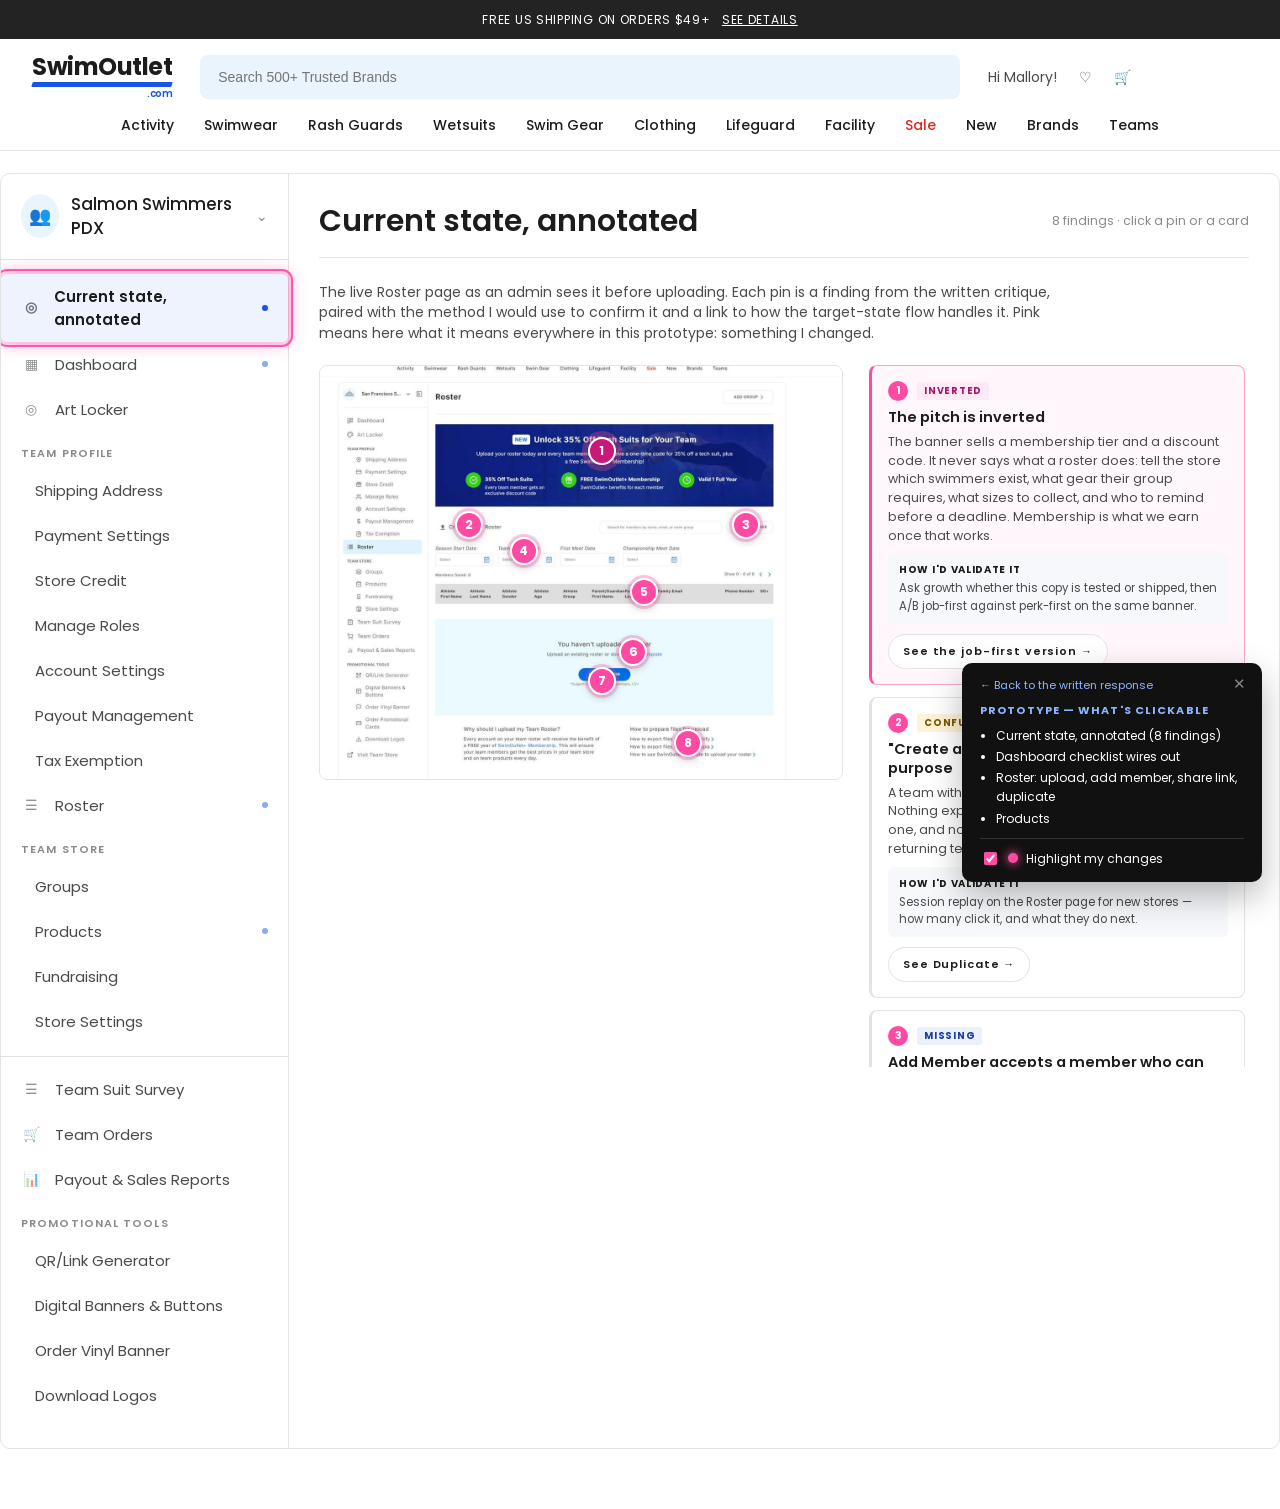
<file: prototype.html>
<!DOCTYPE html>
<html lang="en">
<head>
<meta charset="utf-8">
<meta name="viewport" content="width=device-width, initial-scale=1">
<meta name="robots" content="noindex">
<title>SwimOutlet Team Store — Roster prototype</title>
<link rel="preconnect" href="https://fonts.googleapis.com">
<link rel="preconnect" href="https://fonts.gstatic.com" crossorigin>
<link href="https://fonts.googleapis.com/css2?family=Poppins:wght@400;500;600;700&display=swap" rel="stylesheet">
<style>
  :root{
    --blue:#1a54e8; --blue-dark:#123fb5;
    --ink:#1c1c1c; --ink-2:#4a4a4a; --muted:#8a8a8a;
    --line:#e3e3e3; --table-head:#e6e6e6; --tint:#eaf4fd;
    --green:#25b463; --amber:#e8a33d; --pink:#ff4aa3;
  }
  *{box-sizing:border-box}
  html,body{margin:0;padding:0}
  body{font-family:'Poppins',-apple-system,BlinkMacSystemFont,'Segoe UI',sans-serif;color:var(--ink);background:#fff;font-size:14px;line-height:1.45}
  button{font-family:inherit}
  a{color:var(--blue);text-decoration:none}
  a:hover{text-decoration:underline}
  :focus-visible{outline:2px solid var(--blue);outline-offset:2px}

  /* ---------- chrome ---------- */
  .promo{background:#232323;color:#fff;font-size:12px;letter-spacing:.06em;text-align:center;padding:11px 40px}
  .promo a{color:#fff;text-decoration:underline}
  header.site{border-bottom:1px solid var(--line);padding:16px 32px 0}
  .site-top{display:flex;align-items:center;gap:28px;max-width:1500px;margin:0 auto}
  .wordmark{font-weight:700;font-size:24px;letter-spacing:-.02em;line-height:1;white-space:nowrap}
  .wordmark .rule{display:block;height:5px;background:var(--blue);margin-top:3px;border-radius:1px;transform:skewX(-18deg)}
  .wordmark small{display:block;text-align:right;font-size:10px;color:var(--blue);font-weight:600;margin-top:2px}
  .search{flex:1;max-width:760px;background:var(--tint);border:none;border-radius:8px;padding:14px 18px;font-size:14px;color:var(--ink-2)}
  .acct{display:flex;align-items:center;gap:22px;color:var(--ink-2);font-size:14px;white-space:nowrap}
  nav.main{display:flex;gap:30px;justify-content:center;padding:16px 0 14px;font-size:14px;font-weight:500;flex-wrap:wrap}
  nav.main .sale{color:#e0281f}

  /* ---------- shell ---------- */
  .shell{display:flex;max-width:1500px;margin:22px auto 60px;border:1px solid var(--line);border-radius:10px;overflow:hidden;min-height:720px}
  aside{width:288px;flex:0 0 288px;border-right:1px solid var(--line);padding:18px 0 30px}
  .team{display:flex;align-items:center;gap:12px;padding:0 20px 18px;border-bottom:1px solid var(--line);margin-bottom:14px}
  .team-avatar{width:44px;height:44px;border-radius:50%;background:var(--tint);display:grid;place-items:center;font-size:18px}
  .team-name{font-size:17px;font-weight:500}
  .team .chev{margin-left:auto;color:var(--muted)}
  .nav-label{font-size:11px;letter-spacing:.1em;color:var(--muted);font-weight:600;padding:14px 20px 6px}
  .nav-item{display:flex;align-items:center;gap:14px;width:100%;background:none;border:none;text-align:left;
    padding:11px 20px;font-size:15px;color:var(--ink-2);cursor:pointer}
  .nav-item.sub{padding-left:34px}
  .nav-item:hover{background:#f6f8fb;color:var(--ink)}
  .nav-item .ico{width:20px;text-align:center;opacity:.6;font-size:14px}
  .nav-item.active{background:#eef3fe;color:var(--ink);font-weight:600}
  .nav-item.wired::after{content:"";width:6px;height:6px;border-radius:50%;background:var(--blue);margin-left:auto;opacity:.5}
  .nav-item.active.wired::after{opacity:1}
  main{flex:1;min-width:0;padding:26px 30px 40px}

  .page-head{display:flex;align-items:center;justify-content:space-between;gap:20px;padding-bottom:14px;border-bottom:1px solid var(--line);margin-bottom:24px}
  h1{font-size:30px;font-weight:600;margin:0}
  .btn{border:none;border-radius:999px;padding:13px 26px;font-size:13px;font-weight:600;letter-spacing:.08em;cursor:pointer}
  .btn-primary{background:var(--blue);color:#fff}
  .btn-primary:hover{background:var(--blue-dark)}
  .btn-ghost{background:#fff;border:1px solid var(--line);color:var(--ink)}
  .btn-ghost:hover{border-color:var(--muted)}
  .btn-white{background:#fff;color:var(--ink);border:none;padding:10px 20px;letter-spacing:0;font-size:13.5px}

  /* ---------- annotated critique ---------- */
  .bmeta{font-size:12.5px;color:var(--muted)}
  .blead{max-width:84ch;color:var(--ink-2);font-size:14px;margin:0 0 22px}
  .before-grid{display:grid;grid-template-columns:minmax(0,1fr) 380px;gap:26px;align-items:start}
  .shot-wrap{position:relative;border:1px solid var(--line);border-radius:8px;overflow:hidden;background:#fff}
  .shot{display:block;width:100%;height:auto}
  .pin{position:absolute;transform:translate(-50%,-50%);width:28px;height:28px;border-radius:50%;border:2px solid #fff;
    background:var(--pink);color:#fff;font-size:12.5px;font-weight:700;cursor:pointer;display:grid;place-items:center;
    box-shadow:0 0 0 3px rgba(255,74,163,.28),0 2px 8px rgba(0,0,0,.28);animation:pinPulse 2.8s ease-in-out infinite}
  .pin:hover{transform:translate(-50%,-50%) scale(1.15)}
  .pin.on{background:#c9187a;animation:none;box-shadow:0 0 0 6px rgba(255,74,163,.3),0 2px 10px rgba(0,0,0,.3)}
  @keyframes pinPulse{0%,100%{box-shadow:0 0 0 3px rgba(255,74,163,.24),0 2px 8px rgba(0,0,0,.26)}
    50%{box-shadow:0 0 0 7px rgba(255,74,163,.34),0 2px 8px rgba(0,0,0,.26)}}
  .crit-rail{display:flex;flex-direction:column;gap:12px;max-height:78vh;overflow-y:auto;padding-right:4px}
  .crit{border:1px solid var(--line);border-left:3px solid var(--line);border-radius:8px;padding:15px 16px;cursor:pointer;background:#fff;transition:background .15s,border-color .15s}
  .crit:hover{background:#fafbfd}
  .crit.on{border-color:#f4a9cd;border-left-color:var(--pink);background:#fff7fb}
  .crit-head{display:flex;align-items:center;gap:9px;margin-bottom:7px}
  .cnum{width:20px;height:20px;border-radius:50%;background:var(--pink);color:#fff;font-size:11px;font-weight:700;display:grid;place-items:center;flex:0 0 20px}
  .ctag{font-size:9.5px;font-weight:700;letter-spacing:.08em;text-transform:uppercase;padding:2px 7px;border-radius:3px}
  .ctag.inverted{background:#fdeaf4;color:#a3186b}
  .ctag.confusing{background:#fff3d6;color:#7a5600}
  .ctag.missing{background:#eaf1fb;color:#1a3f9e}
  .crit h4{margin:0 0 6px;font-size:14.5px;font-weight:600;line-height:1.3}
  .crit p{margin:0 0 8px;font-size:12.5px;color:var(--ink-2);line-height:1.5}
  .crit .how{background:#f6f8fb;border-radius:6px;padding:9px 11px;font-size:11.5px;margin-bottom:10px}
  .crit .how b{display:block;color:var(--ink);font-size:10px;letter-spacing:.07em;text-transform:uppercase;margin-bottom:3px}
  .fixbtn{padding:8px 14px;font-size:11px}

  /* ---------- dashboard ---------- */
  .dash-top{display:flex;align-items:center;justify-content:space-between;gap:24px;flex-wrap:wrap;margin-bottom:22px}
  .dash-top h1{font-size:30px}
  .storelink{font-weight:600;font-size:17px}
  .feature-banner{display:flex;align-items:center;gap:18px;background:#4a41d8;color:#fff;border-radius:6px;padding:16px 20px;margin-bottom:26px}
  .fb-pill{background:#372fb0;border-radius:999px;padding:6px 16px;font-size:12.5px;white-space:nowrap}
  .fb-text{flex:1;font-size:15px;font-weight:500}
  .fb-x{background:none;border:none;color:#fff;font-size:17px;cursor:pointer;opacity:.85}
  .dash-grid{display:grid;grid-template-columns:minmax(0,1fr) 360px;gap:24px;align-items:start}
  .card{border:1px solid var(--line);border-radius:6px;background:#fff;overflow:hidden}
  .card-blue{border-top:4px solid var(--blue)}
  .card-green{border-top:4px solid var(--green)}
  .card-head{display:flex;align-items:center;justify-content:space-between;gap:16px;padding:22px 24px;border-bottom:1px solid var(--line)}
  .card-head h2{font-size:21px;font-weight:600;margin:0}
  .btn-flat{background:#f0f0f0;color:#6d6d6d;border-radius:4px;padding:12px 26px;min-width:132px;font-size:12px}
  .btn-flat:hover{background:#e3e6ea;color:var(--ink)}
  .btn-flat.is-soon{cursor:default;color:#9a9a9a}
  .cl-note{margin:0;padding:14px 24px;font-size:12.5px;color:var(--ink-2);background:#f8fafe;border-bottom:1px solid var(--line)}
  .k-green{color:#187a45} .k-amber{color:#8a5b00} .k-fill{color:var(--green)}
  .snowball{padding:16px 24px 18px;border-bottom:1px solid var(--line)}
  .sb-bar{height:7px;border-radius:999px;background:#ececec;overflow:hidden}
  .sb-bar span{display:block;height:100%;width:0;border-radius:999px;background:var(--green);transition:width .45s ease}
  .snowball p{margin:10px 0 0;font-size:13px;color:var(--ink-2)}
  .snowball b{color:var(--ink)}
  .check-row{display:flex;align-items:center;gap:16px;padding:16px 24px;border-bottom:1px solid var(--line)}
  .check-row:last-child{border-bottom:none}
  .ring{width:22px;height:22px;border:1.6px solid #b9b9b9;border-radius:50%;flex:0 0 22px;display:grid;place-items:center;font-size:11px;font-weight:600;color:#8a8a8a}
  .check-row.quick .ring{border-color:var(--green);border-width:2px;color:var(--green);box-shadow:0 0 0 3px rgba(37,180,99,.13)}
  .check-row.heavy .ring{border-color:var(--amber);border-width:2px;color:#8a5b00;box-shadow:0 0 0 3px rgba(232,163,61,.15)}
  .check-row.blocked .ring{border-color:#c9c9c9;color:var(--muted)}
  .check-row.done .ring{border-color:var(--green);background:var(--green);color:#fff;font-size:12px;box-shadow:0 0 0 3px rgba(37,180,99,.18)}
  .cr-label{flex:1;font-size:16px}
  .check-row.done .cr-label{text-decoration:line-through;text-decoration-color:var(--green);text-decoration-thickness:2px;color:var(--ink-2)}
  .eta{font-size:11.5px;color:var(--muted);white-space:nowrap;margin-right:4px}
  .check-row.done .eta{visibility:hidden}
  .rail{display:flex;flex-direction:column;gap:24px}
  .rail-head{background:#f6f8fb;border-bottom:1px solid var(--line);padding:14px 20px;font-size:12px;font-weight:700;letter-spacing:.09em;color:var(--ink-2)}
  .rail-head.center{text-align:center;font-size:15px;letter-spacing:.02em;background:#fff;font-weight:600;color:var(--ink)}
  .rail-body{padding:18px 20px;display:flex;flex-direction:column;gap:12px}
  .stat{display:flex;justify-content:space-between;align-items:center;font-size:17px}
  .stat b{color:var(--blue);font-size:19px}
  .qtable{width:100%;border-collapse:collapse;border-top:1px solid var(--line)}
  .qtable th{background:#fff;font-size:10.5px;letter-spacing:.08em;color:var(--ink-2);text-align:right;padding:12px 20px 6px;font-weight:600}
  .qtable th:first-child{text-align:left}
  .qtable td{padding:9px 20px;font-size:13.5px;text-align:right}
  .qtable td:first-child{text-align:left;font-weight:600;color:var(--ink)}
  .rail-foot{text-align:center;padding:16px 20px 20px;font-weight:600;font-size:14px}
  .promo-grid{display:grid;grid-template-columns:1fr 1fr;gap:2px;background:var(--line)}
  .ptool{background:#fff;border:none;padding:22px 12px;font-family:inherit;font-size:12.5px;color:var(--ink);
    display:flex;flex-direction:column;align-items:center;gap:10px;cursor:pointer;text-align:center;line-height:1.3}
  .ptool span{font-size:24px}
  .ptool:hover{background:#f6f8fb}
  .ptool:last-child{grid-column:1 / -1}
  .svc-row{display:flex;align-items:center;gap:20px;padding:18px 24px;border-bottom:1px solid var(--line);transition:background .15s}
  .svc-row:last-child{border-bottom:none}
  .svc-copy{flex:1;display:flex;flex-direction:column}
  .svc-label{font-size:16px}
  .tip{max-height:0;opacity:0;overflow:hidden;font-size:12.5px;color:var(--ink-2);max-width:560px;margin-top:0;
    transition:max-height .22s ease,opacity .18s ease,margin-top .22s ease}
  .svc-row:hover,.svc-row:focus-within,.svc-row:focus{background:#f6f8fb;outline:none}
  .svc-row:hover .tip,.svc-row:focus-within .tip,.svc-row:focus .tip{max-height:90px;opacity:1;margin-top:6px}
  .section-title{font-size:24px;font-weight:600;text-align:center;margin:40px 0 20px}
  .help-grid{display:grid;grid-template-columns:minmax(0,1.4fr) minmax(0,1fr);border:1px solid var(--line);border-radius:6px;overflow:hidden}
  .help-grid .card{border:none;border-radius:0}
  .rep{display:flex;gap:22px;padding:26px 28px}
  .rep-avatar{width:104px;height:104px;border-radius:50%;background:#eceef1;display:grid;place-items:center;font-size:44px;flex:0 0 104px}
  .rep-body{display:flex;flex-direction:column;gap:4px;min-width:0}
  .rep-body b{font-size:22px;font-weight:600}
  .rep-role{color:var(--ink-2);font-size:14px;margin-bottom:8px}
  .rep-line{font-size:14px;color:var(--ink-2);overflow-wrap:anywhere}
  .rep-actions{display:flex;gap:10px;flex-wrap:wrap;margin-top:14px}
  .rep-actions .btn{padding:11px 20px;font-size:11.5px}
  .rep-actions a.btn{display:inline-block;text-decoration:none}
  .booklink{margin-top:12px;font-size:14px;font-weight:600}
  .helpdesk{background:#efefef;display:flex;flex-direction:column;align-items:center;justify-content:center;gap:12px;padding:30px 24px;text-align:center}
  .helpdesk p{margin:0;color:var(--ink-2);font-size:14.5px}
  .helpdesk a{font-weight:700;font-size:16px}

  /* ---------- roster ---------- */
  .banner{background:linear-gradient(105deg,#0e2f9a,#1a54e8 60%,#2b6fe0);color:#fff;border-radius:6px;padding:34px 30px;text-align:center;margin-bottom:26px}
  .banner .pill{display:inline-block;background:#fff;color:var(--blue);font-size:11px;font-weight:700;letter-spacing:.1em;padding:5px 10px;border-radius:4px;vertical-align:middle;margin-right:12px}
  .banner h2{display:inline;font-size:26px;font-weight:600;margin:0}
  .banner p{max-width:760px;margin:16px auto 24px;font-size:15px;opacity:.95}
  .banner-perks{display:flex;gap:34px;justify-content:center;flex-wrap:wrap;text-align:left}
  .perk{display:flex;gap:12px;align-items:flex-start;max-width:280px}
  .perk .badge{width:34px;height:34px;border-radius:50%;background:var(--green);display:grid;place-items:center;flex:0 0 34px;font-size:15px}
  .perk b{display:block;font-size:15px}
  .perk span{font-size:12.5px;opacity:.9}
  .roster-bar{display:flex;align-items:center;gap:18px;flex-wrap:wrap;margin-bottom:22px}
  .create-wrap{position:relative}
  .roster-id{display:flex;align-items:center;gap:14px}
  .rid-avatar{width:44px;height:44px;border-radius:50%;background:#e9e9ea;color:#6d6d6d;display:grid;place-items:center;font-size:14px;font-weight:600;flex:0 0 44px}
  .rid-text{display:flex;flex-direction:column;line-height:1.25}
  .rid-text b{font-size:19px;font-weight:600}
  .rid-text i{font-style:normal;font-size:14px;color:var(--ink-2)}
  .rid-chev{background:none;border:none;color:var(--blue);font-size:20px;cursor:pointer;padding:0 6px;line-height:1}
  .member-search{flex:1;min-width:240px;max-width:460px;margin-left:auto;border:1px solid var(--line);border-radius:999px;padding:13px 20px;font-size:13.5px}
  .add-wrap{position:relative}
  .menu{position:absolute;right:0;top:calc(100% + 8px);background:#fff;border:1px solid var(--line);border-radius:6px;
    box-shadow:0 12px 30px rgba(0,0,0,.12);min-width:250px;z-index:40;overflow:hidden}
  .menu.left{left:0;right:auto}
  .menu button{display:flex;align-items:center;gap:14px;width:100%;background:none;border:none;padding:18px 22px;font-size:16px;cursor:pointer;text-align:left;color:var(--ink)}
  .menu button + button{border-top:1px solid var(--line)}
  .menu button:hover{background:#f6f8fb}
  .rmenu{min-width:300px}
  .rmenu .rm-head{display:flex;align-items:center;gap:14px;padding:18px 22px 12px}
  .rmenu .rm-edit{display:block;padding:0 22px 18px;font-size:15px;font-weight:500;border-bottom:1px solid var(--line)}
  .dates{display:grid;grid-template-columns:repeat(4,minmax(0,1fr));gap:20px;margin-bottom:18px;padding:16px;border-radius:8px;
    border:1px solid transparent;transition:border-color .16s,background .16s}
  .dates:hover,.dates:focus-within{border-color:#c9d9fb;background:#f8fafe}
  .dates label{display:flex;align-items:baseline;gap:8px;font-style:italic;font-size:15px;margin-bottom:8px}
  .when{font-style:normal;font-size:11px;color:var(--muted);white-space:nowrap;opacity:0;transition:opacity .16s}
  .dates:hover .when,.dates:focus-within .when{opacity:1}
  .fake-select{border:1px solid var(--line);border-radius:6px;padding:12px 14px;color:var(--muted);display:flex;justify-content:space-between;font-size:13.5px}
  .count-row{display:flex;justify-content:space-between;align-items:center;font-size:13.5px;color:var(--ink-2);margin-bottom:10px}
  table.roster{width:100%;border-collapse:collapse}
  table.roster thead th{background:var(--table-head);text-align:left;font-size:12.5px;font-weight:600;padding:14px 12px;vertical-align:bottom}
  table.roster tbody td{padding:15px 12px;border-bottom:1px solid var(--line);font-size:13.5px;color:var(--ink-2)}
  table.roster tbody tr:hover{background:#fafbfd}
  .req-flag{display:inline-block;background:#fff3d6;border:1px solid #f0c95f;color:#7a5600;font-size:9.5px;font-weight:700;
    letter-spacing:.06em;padding:1px 5px;border-radius:3px;margin-top:5px}
  .so-yes{color:var(--green);font-weight:600}
  .so-no{color:var(--muted)}
  .empty{background:var(--tint);border-radius:4px;text-align:center;padding:70px 20px}
  .empty h3{font-size:27px;font-weight:500;margin:0 0 10px}
  .empty p{margin:0 0 22px;font-size:15px;color:var(--ink-2)}
  .empty .note{font-size:11px;color:var(--muted);margin-top:12px}
  .helpcols{display:grid;grid-template-columns:1fr 1fr;gap:40px;margin-top:34px}
  .helpcols h4{font-size:17px;font-weight:500;margin:0 0 12px}
  .helpcols p{margin:0;color:var(--ink-2);font-size:13.5px;max-width:420px}
  .helpcols li{list-style:none;margin-bottom:8px;font-size:13.5px}

  /* ---------- products ---------- */
  .filters{display:flex;gap:10px;flex-wrap:wrap;margin-bottom:22px}
  .chip{border:1px solid var(--line);border-radius:999px;padding:8px 16px;font-size:12.5px;background:#fff;cursor:pointer;color:var(--ink-2)}
  .chip.on{background:var(--ink);color:#fff;border-color:var(--ink)}
  .prod-grid{display:grid;grid-template-columns:repeat(auto-fill,minmax(230px,1fr));gap:22px}
  .prod{border:1px solid var(--line);border-radius:8px;overflow:hidden;display:flex;flex-direction:column}
  .prod .thumb{aspect-ratio:1/1;background:var(--tint);display:grid;place-items:center;font-size:38px;color:#9dbcd8}
  .prod .body{padding:14px;display:flex;flex-direction:column;gap:6px;flex:1}
  .prod .name{font-size:14px;font-weight:500}
  .prod .meta{font-size:12px;color:var(--muted)}
  .prod .foot{margin-top:auto;display:flex;align-items:center;justify-content:space-between;padding-top:10px}
  .price{font-weight:600}
  .tag{font-size:10.5px;font-weight:600;letter-spacing:.06em;padding:3px 8px;border-radius:999px}
  .tag.live{background:#e3f6ea;color:#1d7a45}
  .tag.draft{background:#f1f1f1;color:#6d6d6d}
  .stub{border:1px dashed var(--line);border-radius:8px;padding:70px 30px;text-align:center;color:var(--muted)}
  .stub b{display:block;color:var(--ink);font-size:18px;font-weight:500;margin-bottom:8px}

  /* ---------- modals ---------- */
  .scrim{position:fixed;inset:0;background:rgba(20,22,28,.62);display:none;align-items:flex-start;justify-content:center;padding:50px 20px;overflow:auto;z-index:100}
  .scrim.open{display:flex}
  .modal{background:#fff;border-radius:10px;width:100%;max-width:840px;padding:36px 46px 40px;position:relative}
  .modal h2{text-align:center;font-size:30px;font-weight:600;margin:0 0 26px}
  .modal .x{position:absolute;top:20px;right:24px;background:none;border:none;font-size:22px;color:var(--blue);cursor:pointer;line-height:1}
  .modal .sub{text-align:center;color:var(--ink-2);margin:-14px 0 26px}
  .field{display:grid;grid-template-columns:1fr 1.15fr;gap:24px;align-items:center;margin-bottom:16px}
  .field label{font-size:16px}
  .field .req{color:#d0342c;margin-left:3px}
  .field input,.field select{width:100%;border:1px solid var(--line);border-radius:6px;padding:14px 16px;font-size:14px;font-family:inherit}
  .field .hint{grid-column:2;font-size:11.5px;color:var(--muted);margin-top:-8px}
  .field.invalid input{border-color:#d0342c;background:#fff7f6}
  .err{grid-column:2;font-size:11.5px;color:#d0342c;margin-top:-8px;display:none}
  .field.invalid .err{display:block}
  .modal-actions{display:flex;align-items:center;justify-content:center;gap:22px;margin-top:30px}
  .modal-foot{text-align:center;margin-top:26px;font-size:13.5px;color:var(--ink-2)}
  .review{display:grid;grid-template-columns:1fr 1.15fr;gap:14px 24px;font-size:16px}
  .review dt{color:var(--ink-2)} .review dd{margin:0}
  .link-btn{background:none;border:none;color:var(--blue);cursor:pointer;font-size:15px;padding:0}

  /* upload */
  .sheet-wrap{overflow-x:auto;border:1px solid #c6ccd3;border-radius:4px;margin-bottom:14px;background:#fff}
  .sheet{border-collapse:collapse;width:max-content;min-width:100%;font-size:12px}
  .sheet th,.sheet td{border:1px solid #d8dde3;padding:7px 10px;white-space:nowrap;text-align:left;font-weight:400;color:var(--ink-2)}
  .sheet thead th{background:#f1f3f4;text-align:center;font-size:11px;color:#5f6368;font-weight:600;letter-spacing:.04em;padding:5px 10px}
  .sheet thead th.req{background:#fdefc3;color:#6b5200}
  .sheet .corner,.sheet .row-num{width:34px;background:#f1f3f4;text-align:center;font-size:11px;color:#5f6368;font-weight:600}
  .sheet td.hdr{font-weight:600;color:var(--ink);background:#fafbfc}
  .sheet td.hdr.req{background:#fff8dd}
  .sheet td.req{background:#fffdf3}
  .req-chip{display:block;margin-top:4px;font-size:8.5px;font-weight:700;letter-spacing:.06em;color:#7a5600;background:#ffeaa8;
    border:1px solid #f0c95f;border-radius:3px;padding:1px 4px;width:max-content}
  .sheet-note{font-size:12.5px;color:var(--ink-2);background:#f6f8fb;border:1px solid var(--line);border-radius:8px;padding:12px 16px;margin:0 0 18px}
  .dropzone{border:2px dashed #bcd0ee;border-radius:10px;background:var(--tint);text-align:center;padding:34px 20px;margin-bottom:16px}
  .dropzone.hot{border-color:var(--blue);background:#e2effb}
  .dzfile{display:block;margin-top:12px;font-size:12.5px;color:var(--muted)}
  .dzfile.has{color:var(--ink);font-weight:600}
  .examples{display:flex;align-items:center;gap:10px;flex-wrap:wrap;margin-bottom:18px;font-size:13px;color:var(--ink-2)}
  .examples .chip{font-size:12.5px;padding:7px 14px}
  .examples .chip:hover{border-color:var(--blue);color:var(--blue)}
  .up-modes{display:flex;gap:24px;justify-content:center;font-size:14px;margin-bottom:8px}
  .up-modes label{display:flex;align-items:center;gap:8px;cursor:pointer}
  .up-modes input{accent-color:var(--blue)}
  .maptable{width:100%;border-collapse:collapse;margin-bottom:16px}
  .maptable th{text-align:left;font-size:10.5px;letter-spacing:.09em;text-transform:uppercase;color:var(--muted);padding:8px 10px;border-bottom:1px solid var(--line)}
  .maptable td{padding:11px 10px;border-bottom:1px solid var(--line);font-size:13.5px}
  .maptable select{width:100%;border:1px solid var(--line);border-radius:6px;padding:9px 10px;font-family:inherit;font-size:13px}
  .mstat{font-size:10px;font-weight:700;letter-spacing:.07em;text-transform:uppercase;padding:2px 7px;border-radius:3px;white-space:nowrap}
  .mstat.ok{background:#e3f6ea;color:#1d7a45}
  .mstat.miss{background:#fdeaea;color:#a3261f}
  .mstat.none{background:#f1f1f1;color:#6d6d6d}
  .up-summary{background:#f6f8fb;border:1px solid var(--line);border-radius:8px;padding:14px 16px;font-size:13.5px;color:var(--ink-2);margin-bottom:6px}
  .up-summary b{color:var(--ink)}

  /* share + register + duplicate */
  .linkbox{display:flex;align-items:center;gap:14px;background:#f6f8fb;border:1px solid var(--line);border-radius:8px;padding:12px 12px 12px 18px;font-size:14px}
  .linkbox span{flex:1;font-family:ui-monospace,SFMono-Regular,Menlo,monospace;font-size:13px;overflow-wrap:anywhere}
  .linkbox .btn{padding:9px 18px}
  .chips{display:flex;flex-wrap:wrap;gap:8px;margin:-4px 0 18px}
  .chip-recip{display:inline-flex;align-items:center;gap:8px;background:#eef3fe;border:1px solid #c9d9fb;color:#1a3f9e;border-radius:999px;padding:6px 8px 6px 14px;font-size:12.5px}
  .chip-recip button{background:none;border:none;color:#1a3f9e;cursor:pointer;font-size:13px;padding:0 4px}
  .chip-recip .kind{font-size:10px;letter-spacing:.06em;background:#fff;border-radius:3px;padding:1px 5px;color:#4a68b8}
  .reg-flag{display:inline-block;background:#fff3d6;border:1px solid #f0c95f;color:#7a5600;font-size:10.5px;font-weight:700;letter-spacing:.08em;padding:4px 9px;border-radius:4px;margin-bottom:14px}
  .optin{display:flex;gap:14px;align-items:flex-start;background:#f6f8fb;border:1px solid var(--line);border-radius:8px;padding:18px 20px;margin-top:22px;font-size:13px;color:var(--ink-2);line-height:1.5;cursor:pointer}
  .optin input{width:19px;height:19px;margin:1px 0 0;accent-color:var(--blue);flex:0 0 19px}
  .optin b{display:block;color:var(--ink);font-size:14.5px;font-weight:600;margin-bottom:4px}
  .pick-list{display:flex;flex-direction:column;gap:10px;margin-bottom:18px}
  .pick{display:flex;align-items:center;gap:14px;border:1px solid var(--line);border-radius:8px;padding:16px 18px;cursor:pointer;transition:border-color .15s,background .15s}
  .pick:hover{border-color:#c9d9fb;background:#f8fafe}
  .pick input{accent-color:var(--blue);width:18px;height:18px;flex:0 0 18px}
  .pick .pname{font-size:16px}
  .pick .pcount{margin-left:auto;font-size:12.5px;color:var(--muted)}
  .carry{font-size:12.5px;color:var(--ink-2);background:#f6f8fb;border:1px solid var(--line);border-radius:8px;padding:14px 16px;margin:0}

  /* ---------- change highlights ---------- */
  .chg{outline:2px solid rgba(255,74,163,.9);outline-offset:3px;border-radius:6px;
    box-shadow:0 0 0 5px rgba(255,74,163,.14),0 0 16px 3px rgba(255,74,163,.38);animation:chgPulse 2.8s ease-in-out infinite}
  @keyframes chgPulse{0%,100%{box-shadow:0 0 0 5px rgba(255,74,163,.12),0 0 12px 2px rgba(255,74,163,.30)}
    50%{box-shadow:0 0 0 7px rgba(255,74,163,.18),0 0 22px 5px rgba(255,74,163,.48)}}
  th.chg{outline-offset:-2px} td.chg{outline-offset:-3px}
  body.plain .chg{outline:none;box-shadow:none;animation:none}

  .toast{position:fixed;left:50%;transform:translateX(-50%);bottom:34px;background:#eaf7ef;border:1px solid #b6e2c6;color:#166c3c;
    padding:14px 24px;border-radius:8px;font-size:13.5px;font-weight:500;box-shadow:0 10px 26px rgba(0,0,0,.1);z-index:200;display:none;max-width:90vw;text-align:center}
  .toast.show{display:block}
  .key{position:fixed;right:18px;bottom:18px;background:#111;color:#fff;border-radius:10px;padding:14px 18px;font-size:12px;max-width:300px;z-index:150;line-height:1.6;box-shadow:0 14px 34px rgba(0,0,0,.28)}
  .key b{display:block;font-size:11px;letter-spacing:.1em;color:#8fb4ff;margin-bottom:6px}
  .key ul{margin:0;padding-left:16px} .key li{margin-bottom:2px}
  .key label{display:flex;align-items:center;gap:8px;margin-top:10px;padding-top:10px;border-top:1px solid #333;cursor:pointer}
  .key label input{accent-color:var(--pink)}
  .key .swatch{display:inline-block;width:10px;height:10px;border-radius:50%;background:var(--pink);box-shadow:0 0 8px 2px rgba(255,74,163,.6)}
  .key .close{position:absolute;top:8px;right:10px;background:none;border:none;color:#888;font-size:15px;cursor:pointer}

  @media (max-width:1100px){ .before-grid{grid-template-columns:1fr} .crit-rail{max-height:none} }
  @media (max-width:1000px){
    .shell{flex-direction:column;margin:14px}
    aside{width:100%;flex:none;border-right:none;border-bottom:1px solid var(--line)}
    .dash-grid,.help-grid,.helpcols{grid-template-columns:1fr}
    .rep{flex-direction:column}
    .dates{grid-template-columns:1fr 1fr}
    .field,.review{grid-template-columns:1fr}
    .field .hint,.err{grid-column:1}
    main{padding:20px 16px 30px}
    .key{display:none}
  }
  @media (prefers-reduced-motion:reduce){*{animation:none!important;transition:none!important}}
</style>
</head>
<body>

<div class="promo">FREE US SHIPPING ON ORDERS $49+ &nbsp; <a href="#">SEE DETAILS</a></div>

<header class="site">
  <div class="site-top">
    <div class="wordmark"><span>Swim<b>Outlet</b></span><i class="rule"></i><small>.com</small></div>
    <input class="search" placeholder="Search 500+ Trusted Brands" aria-label="Search">
    <div class="acct"><span>Hi Mallory!</span><span>&#9825;</span><span>&#128722;</span></div>
  </div>
  <nav class="main">
    <span>Activity</span><span>Swimwear</span><span>Rash Guards</span><span>Wetsuits</span><span>Swim Gear</span>
    <span>Clothing</span><span>Lifeguard</span><span>Facility</span><span class="sale">Sale</span><span>New</span>
    <span>Brands</span><span>Teams</span>
  </nav>
</header>

<div class="shell">
  <aside>
    <div class="team">
      <div class="team-avatar">&#128101;</div>
      <div class="team-name">Salmon Swimmers PDX</div>
      <span class="chev">&#8964;</span>
    </div>

    <div class="nav-group">
      <button class="nav-item wired chg" data-view="before"><span class="ico">&#9678;</span>Current state, annotated</button>
      <button class="nav-item wired" data-view="dashboard"><span class="ico">&#9638;</span>Dashboard</button>
      <button class="nav-item" data-view="stub" data-title="Art Locker"><span class="ico">&#9678;</span>Art Locker</button>
    </div>

    <div class="nav-label">TEAM PROFILE</div>
    <div class="nav-group">
      <button class="nav-item sub" data-view="stub" data-title="Shipping Address">Shipping Address</button>
      <button class="nav-item sub" data-view="stub" data-title="Payment Settings">Payment Settings</button>
      <button class="nav-item sub" data-view="stub" data-title="Store Credit">Store Credit</button>
      <button class="nav-item sub" data-view="stub" data-title="Manage Roles">Manage Roles</button>
      <button class="nav-item sub" data-view="stub" data-title="Account Settings">Account Settings</button>
      <button class="nav-item sub" data-view="stub" data-title="Payout Management">Payout Management</button>
      <button class="nav-item sub" data-view="stub" data-title="Tax Exemption">Tax Exemption</button>
      <button class="nav-item wired" data-view="roster"><span class="ico">&#9776;</span>Roster</button>
    </div>

    <div class="nav-label">TEAM STORE</div>
    <div class="nav-group">
      <button class="nav-item sub" data-view="stub" data-title="Groups">Groups</button>
      <button class="nav-item sub wired" data-view="products">Products</button>
      <button class="nav-item sub" data-view="stub" data-title="Fundraising">Fundraising</button>
      <button class="nav-item sub" data-view="stub" data-title="Store Settings">Store Settings</button>
    </div>

    <div class="nav-group" style="border-top:1px solid var(--line);margin-top:12px;padding-top:10px">
      <button class="nav-item" data-view="stub" data-title="Team Suit Survey"><span class="ico">&#9776;</span>Team Suit Survey</button>
      <button class="nav-item" data-view="stub" data-title="Team Orders"><span class="ico">&#128722;</span>Team Orders</button>
      <button class="nav-item" data-view="stub" data-title="Payout &amp; Sales Reports"><span class="ico">&#128202;</span>Payout &amp; Sales Reports</button>
    </div>

    <div class="nav-label">PROMOTIONAL TOOLS</div>
    <div class="nav-group">
      <button class="nav-item sub" data-view="stub" data-title="QR/Link Generator">QR/Link Generator</button>
      <button class="nav-item sub" data-view="stub" data-title="Digital Banners &amp; Buttons">Digital Banners &amp; Buttons</button>
      <button class="nav-item sub" data-view="stub" data-title="Order Vinyl Banner">Order Vinyl Banner</button>
      <button class="nav-item sub" data-view="stub" data-title="Download Logos">Download Logos</button>
    </div>
  </aside>

  <main>
    <!-- ============ ANNOTATED CRITIQUE ============ -->
    <section id="view-before">
      <div class="page-head">
        <h1>Current state, annotated</h1>
        <span class="bmeta">8 findings &middot; click a pin or a card</span>
      </div>
      <p class="blead">The live Roster page as an admin sees it before uploading. Each pin is a finding from the written
        critique, paired with the method I would use to confirm it and a link to how the target-state flow handles it.
        Pink means here what it means everywhere in this prototype: something I changed.</p>
      <div class="before-grid">
        <div class="shot-wrap">
          <img class="shot" alt="The live SwimOutlet Roster page before upload" src="[data-uri]">
          <button class="pin" id="pin1" style="left:54%;top:20.5%" onclick="selectPin(1)" aria-label="Finding 1">1</button>
          <button class="pin" id="pin2" style="left:28.6%;top:38.6%" onclick="selectPin(2)" aria-label="Finding 2">2</button>
          <button class="pin" id="pin3" style="left:81.6%;top:38.6%" onclick="selectPin(3)" aria-label="Finding 3">3</button>
          <button class="pin" id="pin4" style="left:39%;top:44.8%" onclick="selectPin(4)" aria-label="Finding 4">4</button>
          <button class="pin" id="pin5" style="left:62%;top:54.7%" onclick="selectPin(5)" aria-label="Finding 5">5</button>
          <button class="pin" id="pin6" style="left:60%;top:69.2%" onclick="selectPin(6)" aria-label="Finding 6">6</button>
          <button class="pin" id="pin7" style="left:54%;top:76.4%" onclick="selectPin(7)" aria-label="Finding 7">7</button>
          <button class="pin" id="pin8" style="left:70.5%;top:91.3%" onclick="selectPin(8)" aria-label="Finding 8">8</button>
        </div>
        <div class="crit-rail">
          <div class="crit" id="crit1" onclick="selectPin(1)">
            <div class="crit-head"><span class="cnum">1</span><span class="ctag inverted">Inverted</span></div>
            <h4>The pitch is inverted</h4>
            <p>The banner sells a membership tier and a discount code. It never says what a roster does: tell the store which
              swimmers exist, what gear their group requires, what sizes to collect, and who to remind before a deadline.
              Membership is what we earn once that works.</p>
            <p class="how"><b>How I'd validate it</b> Ask growth whether this copy is tested or shipped, then A/B job-first
              against perk-first on the same banner.</p>
            <button class="btn btn-ghost fixbtn" onclick="event.stopPropagation();fixJump('roster')">See the job-first version &rarr;</button>
          </div>
          <div class="crit" id="crit2" onclick="selectPin(2)">
            <div class="crit-head"><span class="cnum">2</span><span class="ctag confusing">Confusing</span></div>
            <h4>"Create a New Roster" has no stated purpose</h4>
            <p>A team with no roster yet is offered a second one. Nothing explains when you would want more than one, and
              nothing offers the obvious shortcut for a returning team: last season's roster.</p>
            <p class="how"><b>How I'd validate it</b> Session replay on the Roster page for new stores — how many click it,
              and what they do next.</p>
            <button class="btn btn-ghost fixbtn" onclick="event.stopPropagation();fixJump('roster','createMenu')">See Duplicate &rarr;</button>
          </div>
          <div class="crit" id="crit3" onclick="selectPin(3)">
            <div class="crit-head"><span class="cnum">3</span><span class="ctag missing">Missing</span></div>
            <h4>Add Member accepts a member who can never be reached</h4>
            <p>The modal saves a member with no email address, silently creating a roster row that cannot receive the benefit
              the banner just promised. Nothing marks the field as required.</p>
            <p class="how"><b>How I'd validate it</b> Data pull on the share of existing roster rows with no family email;
              ticket review for "my families never got the code".</p>
            <button class="btn btn-ghost fixbtn" onclick="event.stopPropagation();fixJump('roster','addMember')">See required fields &rarr;</button>
          </div>
          <div class="crit" id="crit4" onclick="selectPin(4)">
            <div class="crit-head"><span class="cnum">4</span><span class="ctag confusing">Confusing</span></div>
            <h4>Four date fields, no stated purpose or requirement</h4>
            <p>They sit above the roster with no indication of whether they block the upload, what they drive downstream, or
              what to do when the schedule is not set yet in August.</p>
            <p class="how"><b>How I'd validate it</b> Interviews with three coaches: is the season calendar even known at the
              moment they set up the store?</p>
            <button class="btn btn-ghost fixbtn" onclick="event.stopPropagation();fixJump('roster')">See the hover guidance &rarr;</button>
          </div>
          <div class="crit" id="crit5" onclick="selectPin(5)">
            <div class="crit-head"><span class="cnum">5</span><span class="ctag confusing">Confusing</span></div>
            <h4>Three surfaces, three vocabularies, no required marks</h4>
            <p>The grid says Athlete First Name and Family Email. The template says Account First Name and Email. Add Member
              asks for Swimmer Name. The help article uses a fourth set. Nothing here marks the three fields that actually
              gate an upload.</p>
            <p class="how"><b>How I'd validate it</b> Support ticket review: which field names admins use when they describe
              what went wrong.</p>
            <button class="btn btn-ghost fixbtn" onclick="event.stopPropagation();fixJump('roster')">See one vocabulary &rarr;</button>
          </div>
          <div class="crit" id="crit6" onclick="selectPin(6)">
            <div class="crit-head"><span class="cnum">6</span><span class="ctag missing">Missing</span></div>
            <h4>No mapping, no preview, no partial success</h4>
            <p>If headers do not match, the only path is reshaping the file by hand in Excel. Nothing shows what we understood
              before committing, and nothing communicates that 300 of 312 rows were fine.</p>
            <p class="how"><b>How I'd validate it</b> Validation failures by class, plus an audit of 30 real files from the
              support queue.</p>
            <button class="btn btn-ghost fixbtn" onclick="event.stopPropagation();fixJump('roster','upload')">See the import review &rarr;</button>
          </div>
          <div class="crit" id="crit7" onclick="selectPin(7)">
            <div class="crit-head"><span class="cnum">7</span><span class="ctag missing">Missing</span></div>
            <h4>Only two of six source systems are addressed</h4>
            <p>Teams on Hy-Tek, SwimCloud, SportsEngine and parent-maintained Sheets are the population most likely to fail
              validation, and the page speaks only to the two exports that already work.</p>
            <p class="how"><b>How I'd validate it</b> Audit real attachments in support tickets, segmented by source system.</p>
            <button class="btn btn-ghost fixbtn" onclick="event.stopPropagation();fixJump('roster','upload')">See tolerant import &rarr;</button>
          </div>
          <div class="crit" id="crit8" onclick="selectPin(8)">
            <div class="crit-head"><span class="cnum">8</span><span class="ctag confusing">Confusing</span></div>
            <h4>The guidance sits after the moment it is needed</h4>
            <p>The three how-to guides are below the upload button and below the fold. An admin who needed to prepare her file
              differently finds that out after she has already failed.</p>
            <p class="how"><b>How I'd validate it</b> Session replay: scroll depth on the Roster page and click-through on the
              guide links.</p>
            <button class="btn btn-ghost fixbtn" onclick="event.stopPropagation();fixJump('roster')">See inline guidance &rarr;</button>
          </div>
        </div>
      </div>
    </section>

    <!-- ============ DASHBOARD ============ -->
    <section id="view-dashboard" hidden>
      <div class="dash-top">
        <h1>Hello and welcome back!</h1>
        <a href="#" class="storelink" onclick="stubToast('Opens your public team store');return false;">swimoutlet.com/?teamid=TZ2GVH</a>
      </div>

      <div class="feature-banner" id="featureBanner">
        <span class="fb-pill">Feature</span>
        <span class="fb-text">We've just added a new benefit for your Team Store, 35% off tech suits</span>
        <button class="btn btn-white" onclick="stubToast('Release note — outside this prototype')">Learn more</button>
        <button class="fb-x" onclick="document.getElementById('featureBanner').remove()" aria-label="Dismiss">&#10005;</button>
      </div>

      <div class="dash-grid">
        <div class="card card-blue chg">
          <div class="card-head">
            <h2>New store checklist</h2>
            <button class="btn btn-ghost" onclick="stubToast('Season start date — set it on the Roster screen')">SEASON START</button>
          </div>
          <p class="cl-note">Ordered so each step unblocks the next — money set up before you publish, roster loaded before you
            invite. <b class="k-green">Green outline</b> is a quick win, <b class="k-amber">amber</b> takes longer,
            <b class="k-fill">filled green</b> is done.</p>
          <div class="snowball">
            <div class="sb-bar"><span id="sbFill"></span></div>
            <p id="sbCopy"></p>
          </div>
          <div class="check-row" id="step1" data-tier="heavy" data-min="10"><span class="ring">1</span><span class="cr-label">Team store settings</span><span class="eta">~10 min</span>
            <button class="btn btn-flat" onclick="stubToast('Store settings — outside this prototype')">SETUP</button></div>
          <div class="check-row" id="step2" data-tier="quick" data-min="2"><span class="ring">2</span><span class="cr-label">Upload artwork</span><span class="eta">~2 min</span>
            <button class="btn btn-flat" onclick="stubToast('Art Locker — outside this prototype')">UPLOAD</button></div>
          <div class="check-row" id="step3" data-tier="quick" data-min="5"><span class="ring">3</span><span class="cr-label">Choose team suit</span><span class="eta">~5 min</span>
            <button class="btn btn-flat" onclick="stubToast('Suit selection — outside this prototype')">SELECT</button></div>
          <div class="check-row" id="step4" data-tier="heavy" data-min="15"><span class="ring">4</span><span class="cr-label">Add products &amp; fan wear to your store</span><span class="eta">~15 min</span>
            <button class="btn btn-flat" onclick="goTo('products')">ADD</button></div>
          <div class="check-row" id="step5" data-tier="quick" data-min="3"><span class="ring">5</span><span class="cr-label">Set up your payout method</span><span class="eta">~3 min</span>
            <button class="btn btn-flat" onclick="stubToast('Payout Management — outside this prototype')">UPDATE</button></div>
          <div class="check-row" id="step6" data-tier="quick" data-min="5"><span class="ring">6</span><span class="cr-label">Upload your team roster</span><span class="eta">~5 min</span>
            <button class="btn btn-flat" onclick="fixJump('roster','upload')">UPLOAD</button></div>
          <div class="check-row" id="step7" data-tier="quick" data-min="1"><span class="ring">7</span><span class="cr-label">Publish your team store</span><span class="eta">~1 min</span>
            <button class="btn btn-flat" onclick="publishStore()">PUBLISH</button></div>
          <div class="check-row" id="step8" data-tier="quick" data-min="2"><span class="ring">8</span><span class="cr-label">Email your roster to purchase team gear</span><span class="eta">~2 min</span>
            <button class="btn btn-flat" onclick="fixJump('roster','share')">SEND EMAIL</button></div>
        </div>

        <div class="rail">
          <div class="card">
            <div class="rail-head">CURRENT YEAR</div>
            <div class="rail-body">
              <div class="stat"><span>Orders</span><b>0</b></div>
              <div class="stat"><span>Commission</span><b>$0.00</b></div>
            </div>
            <table class="qtable">
              <thead><tr><th></th><th>SALES</th><th>COMMISSION</th></tr></thead>
              <tbody>
                <tr><td>Q1</td><td>0</td><td>$0.00</td></tr>
                <tr><td>Q2</td><td>0</td><td>$0.00</td></tr>
                <tr><td>Q3</td><td>0</td><td>$0.00</td></tr>
                <tr><td>Q4</td><td>0</td><td>$0.00</td></tr>
              </tbody>
            </table>
            <div class="rail-foot"><a href="#" onclick="stubToast('Payout and Sales Reports — outside this prototype');return false;">View full earnings report</a></div>
          </div>
          <div class="card">
            <div class="rail-head center">PROMOTIONAL TOOLS</div>
            <div class="promo-grid">
              <button class="ptool" onclick="stubToast('QR/Link Generator — outside this prototype')"><span>&#9638;</span>Store QR/links</button>
              <button class="ptool" onclick="stubToast('Digital banners — outside this prototype')"><span>&#9635;</span>Digital banners &amp; buttons</button>
              <button class="ptool" onclick="stubToast('Vinyl banner order — outside this prototype')"><span>&#9873;</span>Order vinyl banner</button>
              <button class="ptool" onclick="stubToast('Promotional cards — outside this prototype')"><span>&#9636;</span>Order promotional cards</button>
              <button class="ptool" onclick="stubToast('Logo download — outside this prototype')"><span>&#8681;</span>Download logos</button>
            </div>
          </div>
        </div>
      </div>

      <div class="card card-green" style="margin-top:26px">
        <div class="card-head"><h2>Additional services</h2></div>
        <div class="svc-row" tabindex="0">
          <div class="svc-copy"><span class="svc-label">Get a quote</span>
            <span class="tip chg">Custom pricing on a bulk or decorated order — caps, parkas, printed tees. A rep replies with a written quote, held for 60 days.</span></div>
          <button class="btn btn-flat" onclick="stubToast('Sends your request to your regional rep')">CONTACT US</button>
        </div>
        <div class="svc-row">
          <div class="svc-copy"><span class="svc-label">Order custom caps</span></div>
          <button class="btn btn-flat" onclick="stubToast('Cap customizer — outside this prototype')">CUSTOMIZE</button>
        </div>
        <div class="svc-row">
          <div class="svc-copy"><span class="svc-label">Start a team suit poll</span></div>
          <button class="btn btn-flat is-soon" disabled>COMING SOON</button>
        </div>
        <div class="svc-row" tabindex="0">
          <div class="svc-copy"><span class="svc-label">Order fit kits</span>
            <span class="tip chg">A loaner box of sample suits in every size, shipped to your pool so swimmers try before the team orders. Free to borrow, returned in two weeks.</span></div>
          <button class="btn btn-flat" onclick="stubToast('Fit kit request — outside this prototype')">ORDER</button>
        </div>
      </div>

      <h2 class="section-title">Help center</h2>
      <div class="help-grid">
        <div class="card rep">
          <div class="rep-avatar">&#128100;</div>
          <div class="rep-body">
            <b>Aaron Workman</b>
            <span class="rep-role">Your regional rep</span>
            <div class="rep-line">(408) 471-5525</div>
            <div class="rep-line"><span id="repEmail">aaronw@swimoutlet.com</span></div>
            <div class="rep-actions chg">
              <button class="btn btn-ghost" onclick="copyRepEmail()">COPY EMAIL</button>
              <a class="btn btn-primary" href="mailto:aaronw@swimoutlet.com?subject=Salmon%20Swimmers%20PDX%20team%20store">OPEN MAIL</a>
            </div>
            <a class="booklink chg" href="#" onclick="stubToast('Opens your rep&rsquo;s booking calendar');return false;">Book a meeting with Aaron</a>
          </div>
        </div>
        <div class="card helpdesk">
          <p>To view help articles visit our help desk.</p>
          <a href="#" onclick="stubToast('Help desk — outside this prototype');return false;">Visit helpdesk</a>
        </div>
      </div>
    </section>

    <!-- ============ ROSTER ============ -->
    <section id="view-roster" hidden>
      <div class="page-head">
        <h1>Roster</h1>
        <button class="btn btn-ghost" onclick="stubToast('Groups is outside this prototype')">ADD GROUP</button>
      </div>

      <div class="banner chg">
        <span class="pill">YOUR ROSTER</span><h2>This is what makes the store work</h2>
        <p>Upload once and every family sees the gear their swimmer needs, in their group, in the right size, before the
          deadline — and you stop collecting sizes by text message. Every account on the roster also gets a free year of
          SwimOutlet+ and a one-time 35% tech-suit code: $38 off a first suit, $175 off a championship suit.</p>
        <div class="banner-perks">
          <div class="perk"><span class="badge">&#10003;</span><span><b>Right gear, right group</b><span>Group assignments drive what each swimmer is shown</span></span></div>
          <div class="perk"><span class="badge">&#9201;</span><span><b>Sizes and deadlines handled</b><span>Reminders go to parents instead of through you</span></span></div>
          <div class="perk"><span class="badge">&#9733;</span><span><b>Then the perks</b><span>Free SwimOutlet+ year and 35% off a tech suit</span></span></div>
        </div>
      </div>

      <div class="roster-bar">
        <div class="create-wrap">
          <div class="roster-id">
            <span class="rid-avatar">SS</span>
            <span class="rid-text"><b>Salmon Swimmers</b><i><span class="ridCount">0</span> Members</i></span>
            <button class="rid-chev chg" id="createToggle" aria-haspopup="true" aria-expanded="false" aria-label="Roster options">&#8964;</button>
          </div>
          <div class="menu left rmenu" id="createMenu" hidden>
            <div class="rm-head">
              <span class="rid-avatar">SS</span>
              <span class="rid-text"><b>Salmon Swimmers</b><i><span class="ridCount">0</span> Members</i></span>
            </div>
            <a class="rm-edit" href="#" onclick="stubToast('Roster details — outside this prototype');return false;">Edit roster details</a>
            <button onclick="stubToast('A blank roster — outside this prototype')">Create a new roster</button>
            <button class="chg" onclick="openDuplicate()">Duplicate</button>
          </div>
        </div>
        <input class="member-search" placeholder="Search for members by name, email, or swim group" aria-label="Search members">
        <div class="add-wrap">
          <button class="btn btn-ghost chg" id="addToggle" aria-haspopup="true" aria-expanded="false">+ ADD MEMBER</button>
          <div class="menu" id="addMenu" hidden>
            <button onclick="openTemplate()">Upload a roster</button>
            <button onclick="openAddMember()">Add a member</button>
            <button class="chg" onclick="openShare()">Share link</button>
          </div>
        </div>
      </div>

      <div class="dates">
        <div><label>Season start date <span class="when chg">*Input when available</span></label><div class="fake-select">Select</div></div>
        <div><label>Team picture date <span class="when chg">*Input when available</span></label><div class="fake-select">Select</div></div>
        <div><label>First meet date <span class="when chg">*Input when available</span></label><div class="fake-select">Select</div></div>
        <div><label>Championship meet date <span class="when chg">*Input when available</span></label><div class="fake-select">Select</div></div>
      </div>

      <div class="count-row">
        <span>Members found: <b id="memberCount">0</b></span>
        <span>Show <span id="showRange">0 - 0 of 0</span></span>
      </div>

      <table class="roster">
        <thead>
          <tr>
            <th class="chg">Athlete<br>First Name<br><span class="req-flag">REQUIRED</span></th>
            <th class="chg">Athlete<br>Last Name<br><span class="req-flag">REQUIRED</span></th>
            <th>Athlete<br>Gender</th>
            <th>Athlete<br>Age</th>
            <th>Athlete<br>Group</th>
            <th>Parent/Guardian<br>First Name</th>
            <th>Parent/Guardian<br>Last Name</th>
            <th class="chg">Family Email<br><span class="req-flag">REQUIRED</span></th>
            <th>Phone<br>Number</th>
            <th>SO+</th>
          </tr>
        </thead>
        <tbody id="rosterBody"></tbody>
      </table>

      <div class="empty" id="rosterEmpty">
        <h3>You haven't uploaded a roster</h3>
        <p>Upload an existing roster or <a href="#" onclick="openTemplate();return false;">use our template</a></p>
        <button class="btn btn-primary" onclick="openTemplate()">UPLOAD ROSTER</button>
        <div class="note">Supported: TeamUnify, SwimTopia, Hy-Tek, SwimCloud, SportsEngine, or any CSV</div>
      </div>

      <div class="helpcols">
        <div>
          <h4>Why upload your roster?</h4>
          <p>It is what tells the store which swimmers exist, which group they are in, and what gear that group needs — and it
            starts each family's free SwimOutlet+ year.</p>
        </div>
        <div>
          <h4>Bringing a file from somewhere else?</h4>
          <ul>
            <li><a href="#" onclick="openTemplate();return false;">Any export works — we map the columns for you &rsaquo;</a></li>
            <li><a href="#" onclick="stubToast('Export guide — outside this prototype');return false;">Exporting from TeamUnify or SwimTopia &rsaquo;</a></li>
            <li><a href="#" onclick="openTemplate();return false;">Download our template &rsaquo;</a></li>
          </ul>
        </div>
      </div>
    </section>

    <!-- ============ PRODUCTS ============ -->
    <section id="view-products" hidden>
      <div class="page-head">
        <h1>Products</h1>
        <button class="btn btn-primary" onclick="stubToast('Product creation is outside this prototype')">+ ADD PRODUCTS</button>
      </div>
      <div class="filters">
        <button class="chip on">All products</button><button class="chip">Team suits</button>
        <button class="chip">Practice</button><button class="chip">Fan wear</button><button class="chip">Drafts</button>
      </div>
      <div class="prod-grid">
        <div class="prod"><div class="thumb">&#9650;</div><div class="body"><span class="name">Salmon Swimmers Team Suit</span>
          <span class="meta">Sporti &middot; Girls 22-30 &middot; Boys 22-34</span>
          <div class="foot"><span class="price">$44.95</span><span class="tag live">LIVE</span></div></div></div>
        <div class="prod"><div class="thumb">&#9673;</div><div class="body"><span class="name">Team Goggle — Mirrored</span>
          <span class="meta">Sporti &middot; One size</span>
          <div class="foot"><span class="price">$18.95</span><span class="tag live">LIVE</span></div></div></div>
        <div class="prod"><div class="thumb">&#9651;</div><div class="body"><span class="name">Silicone Cap — Salmon Logo</span>
          <span class="meta">Sporti &middot; Adult / Junior</span>
          <div class="foot"><span class="price">$12.00</span><span class="tag live">LIVE</span></div></div></div>
        <div class="prod"><div class="thumb">&#9634;</div><div class="body"><span class="name">Parka — Navy</span>
          <span class="meta">Sporti &middot; YS-AXL</span>
          <div class="foot"><span class="price">$129.95</span><span class="tag draft">DRAFT</span></div></div></div>
        <div class="prod"><div class="thumb">&#9645;</div><div class="body"><span class="name">Practice Jammer</span>
          <span class="meta">Sporti &middot; 22-34</span>
          <div class="foot"><span class="price">$26.95</span><span class="tag live">LIVE</span></div></div></div>
        <div class="prod"><div class="thumb">&#9744;</div><div class="body"><span class="name">Parent Tee</span>
          <span class="meta">Next Level &middot; S-2XL</span>
          <div class="foot"><span class="price">$22.00</span><span class="tag draft">DRAFT</span></div></div></div>
      </div>
    </section>

    <section id="view-stub" hidden>
      <div class="page-head"><h1 id="stubTitle">Screen</h1></div>
      <div class="stub"><b id="stubName">Not built in this prototype</b>
        Wired: <strong>Current state annotated</strong>, <strong>Dashboard</strong>, <strong>Roster</strong>,
        <strong>Products</strong>, and the roster intake flows.</div>
    </section>
  </main>
</div>

<!-- ============ ADD MEMBER ============ -->
<div class="scrim" id="addScrim">
  <div class="modal" role="dialog" aria-modal="true" aria-labelledby="addTitle">
    <button class="x" onclick="closeAll()" aria-label="Close">&#10005;</button>
    <div id="addStep1">
      <h2 id="addTitle">Add member</h2>
      <div class="field chg" id="f-athlete-first">
        <label for="i-athlete-first">Athlete first name<span class="req">*</span></label>
        <input id="i-athlete-first" placeholder="Swimmer's first name">
        <div class="err">Enter the athlete's first name.</div>
      </div>
      <div class="field chg" id="f-athlete-last">
        <label for="i-athlete-last">Athlete last name<span class="req">*</span></label>
        <input id="i-athlete-last" placeholder="Swimmer's last name">
        <div class="err">Enter the athlete's last name.</div>
      </div>
      <div class="field"><label for="i-gender">Athlete gender</label>
        <select id="i-gender"><option>Female</option><option>Male</option><option>Prefer not to say</option></select></div>
      <div class="field"><label for="i-age">Athlete age</label><input id="i-age" placeholder="e.g. 6"></div>
      <div class="field"><label for="i-group">Athlete group</label><input id="i-group" placeholder="e.g. Salmon Swimmers PDX"></div>
      <div class="field"><label for="i-parent-first">Parent/guardian first name</label><input id="i-parent-first" placeholder="Parent or guardian first name"></div>
      <div class="field"><label for="i-parent-last">Parent/guardian last name</label><input id="i-parent-last" placeholder="Parent or guardian last name"></div>
      <div class="field chg" id="f-email">
        <label for="i-email">Family email<span class="req">*</span></label>
        <input id="i-email" placeholder="name@email.com">
        <div class="hint">Adult email only — not an address belonging to a swimmer under 18.</div>
        <div class="err">Enter a valid email address.</div>
      </div>
      <div class="field"><label for="i-phone">Phone number</label><input id="i-phone" placeholder="123-456-7890"></div>
      <div class="modal-actions"><button class="btn btn-primary" onclick="reviewMember()">REVIEW MEMBER</button></div>
      <div class="modal-foot">Adding a whole team? <a href="#" onclick="openTemplate();return false;">Upload a roster instead</a></div>
    </div>
    <div id="addStep2" hidden>
      <h2>Confirm new member</h2>
      <p class="sub">Ready to add this member? You can edit any of it later.</p>
      <dl class="review" id="reviewList"></dl>
      <div class="modal-actions">
        <button class="link-btn" onclick="backToForm()">&lsaquo; Go back</button>
        <button class="btn btn-primary" onclick="confirmMember()">CONFIRM</button>
      </div>
    </div>
  </div>
</div>

<!-- ============ UPLOAD ============ -->
<div class="scrim" id="tplScrim">
  <div class="modal" style="max-width:1000px" role="dialog" aria-modal="true" aria-labelledby="tplTitle">
    <button class="x" onclick="closeAll()" aria-label="Close">&#10005;</button>

    <div id="upStep1">
      <h2 id="tplTitle">Upload a roster</h2>
      <p class="sub">Bring the file you already have. Three columns are required; we map the rest.</p>

      <div class="sheet-wrap chg">
        <table class="sheet">
          <thead><tr><th class="corner"></th><th class="req">A</th><th class="req">B</th><th>C</th><th>D</th><th>E</th><th>F</th><th>G</th><th class="req">H</th><th>I</th></tr></thead>
          <tbody>
            <tr><th class="row-num">1</th>
              <td class="hdr req">Athlete First Name<span class="req-chip">REQUIRED</span></td>
              <td class="hdr req">Athlete Last Name<span class="req-chip">REQUIRED</span></td>
              <td class="hdr">Athlete Gender</td><td class="hdr">Athlete Age</td><td class="hdr">Athlete Group</td>
              <td class="hdr">Parent/Guardian First Name</td><td class="hdr">Parent/Guardian Last Name</td>
              <td class="hdr req">Family Email<span class="req-chip">REQUIRED</span></td><td class="hdr">Phone Number</td></tr>
            <tr><th class="row-num">2</th><td class="req">Lance</td><td class="req">Bass</td><td>Male</td><td>5</td><td>Salmon Swimmers PDX</td><td>Karen</td><td>Bass</td><td class="req">allaboutthatbass@email.com</td><td>111-555-2368</td></tr>
            <tr><th class="row-num">3</th><td class="req">Salmon</td><td class="req">Rushdi</td><td>Male</td><td>6</td><td>Salmon Swimmers PDX</td><td>Champa</td><td>Rusdhi</td><td class="req">dontrushdisalmon@email.com</td><td></td></tr>
            <tr><th class="row-num">4</th><td class="req">Nicola</td><td class="req">Sturgeon</td><td>Female</td><td>5</td><td>Salmon Swimmers PDX</td><td>Bettina</td><td>Sturgeon</td><td class="req">bettinonthesesturgeons@email.com</td><td></td></tr>
            <tr><th class="row-num">5</th><td class="req">Tina</td><td class="req">Tuna</td><td>Female</td><td>6</td><td>Salmon Swimmers PDX</td><td>Hattie</td><td>Tuna</td><td class="req">hatsofftothesetunas@email.com</td><td></td></tr>
          </tbody>
        </table>
      </div>
      <p class="sheet-note">Row 1 is the header row — leave every column in place, even the ones you don't use. Replace row 2
        down with your members. <a href="#" onclick="downloadTemplate();return false;">Download this template</a></p>

      <div class="dropzone" id="dropzone">
        <button class="btn btn-primary" onclick="document.getElementById('fileInput').click()">SELECT A FILE</button>
        <input type="file" id="fileInput" accept=".csv,.txt,.tsv" hidden onchange="handleFile(this.files[0])">
        <span class="dzfile" id="dzFile">or drop a CSV here — TeamUnify, SwimTopia, Hy-Tek, SwimCloud, SportsEngine or your own sheet</span>
      </div>

      <div class="examples chg">
        <span>No file handy? Load a sample and its rows land on your roster:</span>
        <button class="chip" onclick="useExample('template')">Our template</button>
        <button class="chip" onclick="useExample('teamunify')">TeamUnify export</button>
        <button class="chip" onclick="useExample('swimtopia')">SwimTopia export</button>
      </div>

      <div class="up-modes">
        <label><input type="radio" name="upmode" value="add" checked> Add to roster</label>
        <label><input type="radio" name="upmode" value="replace"> Replace roster</label>
      </div>
      <div class="modal-actions">
        <button class="btn btn-ghost" onclick="closeAll()">CANCEL</button>
        <button class="btn btn-primary" onclick="reviewImport()">REVIEW IMPORT</button>
      </div>
    </div>

    <div id="upStep2" hidden>
      <h2>Import review</h2>
      <p class="sub" id="upFileName"></p>
      <table class="maptable">
        <thead><tr><th>SwimOutlet field</th><th>Your column</th><th>Status</th></tr></thead>
        <tbody id="mapBody"></tbody>
      </table>
      <div class="up-summary" id="upSummary"></div>
      <div class="modal-actions">
        <button class="link-btn" onclick="upBack()">&lsaquo; Go back</button>
        <button class="btn btn-primary" onclick="commitImport()">VERIFY &amp; ADD</button>
      </div>
    </div>
  </div>
</div>

<!-- ============ SHARE LINK ============ -->
<div class="scrim" id="shareScrim">
  <div class="modal chg" style="max-width:720px" role="dialog" aria-modal="true" aria-labelledby="shareTitle">
    <button class="x" onclick="closeAll()" aria-label="Close">&#10005;</button>
    <h2 id="shareTitle">Share your roster link</h2>
    <p class="sub">Send families a direct link to fill in their own information. They complete it once; it lands on your roster.</p>
    <div class="linkbox">
      <span id="rosterLink">swimoutlet.com/teams/TZ2GVH/join</span>
      <button class="btn btn-ghost" onclick="copyLink()">COPY</button>
    </div>
    <div class="field" style="margin-top:22px">
      <label for="i-recipient">Send to</label>
      <div>
        <input id="i-recipient" placeholder="Email address or mobile number"
               onkeydown="if(event.key==='Enter'){event.preventDefault();addRecipient();}" onblur="addRecipient()">
        <div class="hint" style="margin-top:6px">Type an email or a phone number and press Enter. Add as many as you like — separate each by comma.</div>
        <div class="err" id="recipErr">Left in the field: entries that aren't a valid email address or phone number.</div>
      </div>
    </div>
    <div class="chips" id="recipChips"></div>
    <div class="field"><label for="i-note">Note (optional)</label>
      <input id="i-note" value="Please fill this out before our first meet — takes about a minute."></div>
    <div class="modal-actions">
      <button class="link-btn" onclick="openRegister('preview')">Preview what families see</button>
      <button class="btn btn-primary" onclick="sendInvites()">SEND LINK</button>
    </div>
    <div class="modal-foot" id="sentSummary" hidden></div>
  </div>
</div>

<!-- ============ FAMILY FORM ============ -->
<div class="scrim" id="regScrim">
  <div class="modal chg" style="max-width:720px" role="dialog" aria-modal="true" aria-labelledby="regTitle">
    <button class="x" onclick="closeAll()" aria-label="Close">&#10005;</button>
    <div class="reg-flag" id="regFlag" hidden>PREVIEW — this is the family-facing form</div>
    <h2 id="regTitle">Join Salmon Swimmers PDX</h2>
    <p class="sub">Your team asked for your swimmer's details so their team store shows the right sizes and pricing.</p>
    <div class="field" id="rf-first"><label for="r-athlete-first">Athlete first name<span class="req">*</span></label>
      <input id="r-athlete-first" placeholder="Swimmer's first name"><div class="err">Enter the athlete's first name.</div></div>
    <div class="field" id="rf-last"><label for="r-athlete-last">Athlete last name<span class="req">*</span></label>
      <input id="r-athlete-last" placeholder="Swimmer's last name"><div class="err">Enter the athlete's last name.</div></div>
    <div class="field"><label for="r-gender">Athlete gender</label>
      <select id="r-gender"><option>Female</option><option>Male</option><option>Prefer not to say</option></select></div>
    <div class="field"><label for="r-age">Athlete age</label><input id="r-age" placeholder="e.g. 6"></div>
    <div class="field"><label for="r-group">Practice group</label><input id="r-group" placeholder="e.g. Salmon Swimmers PDX"></div>
    <div class="field"><label for="r-parent-first">Your first name</label><input id="r-parent-first" placeholder="Parent or guardian first name"></div>
    <div class="field"><label for="r-parent-last">Your last name</label><input id="r-parent-last" placeholder="Parent or guardian last name"></div>
    <div class="field" id="rf-email"><label for="r-email">Your email<span class="req">*</span></label>
      <input id="r-email" placeholder="name@email.com">
      <div class="hint">Use an adult's email — not a swimmer's, if they're under 18.</div>
      <div class="err">Enter a valid email address.</div></div>
    <div class="field"><label for="r-phone">Your phone number</label><input id="r-phone" placeholder="123-456-7890"></div>
    <label class="optin chg">
      <input type="checkbox" id="r-optin" checked>
      <span><b>Enroll me in my complimentary SwimOutlet.com membership</b>
      A free year of SwimOutlet+ — member pricing, free 2-day shipping over $150, and a one-time 35% off code for a tech suit. No card required.</span>
    </label>
    <div class="modal-actions"><button class="btn btn-primary" onclick="submitRegistration()">SUBMIT</button></div>
  </div>
</div>

<!-- ============ DUPLICATE ROSTER ============ -->
<div class="scrim" id="dupScrim">
  <div class="modal chg" style="max-width:640px" role="dialog" aria-modal="true" aria-labelledby="dupTitle">
    <button class="x" onclick="closeAll()" aria-label="Close">&#10005;</button>
    <div id="dupStep1">
      <h2 id="dupTitle">Duplicate a roster</h2>
      <p class="sub">Pick the roster to copy. Athletes, groups, and family contacts carry over.</p>
      <div class="pick-list" id="dupList"></div>
      <p class="carry">Season dates, SwimOutlet+ enrollment status, and pending invites do not carry over.</p>
      <div class="modal-actions"><button class="btn btn-primary" onclick="dupContinue()">CONTINUE</button></div>
    </div>
    <div id="dupStep2" hidden>
      <h2>Confirm duplicate</h2>
      <p class="sub" id="dupSummary"></p>
      <div class="field"><label for="dupName">New roster name</label><input id="dupName"></div>
      <div class="modal-actions">
        <button class="link-btn" onclick="dupBack()">&lsaquo; Go back</button>
        <button class="btn btn-primary" onclick="dupConfirm()">DUPLICATE ROSTER</button>
      </div>
    </div>
  </div>
</div>

<div class="toast" id="toast"></div>

<div class="key" id="key">
  <button class="close" onclick="document.getElementById('key').remove()" aria-label="Hide">&#10005;</button>
  <a href="index.html" style="color:#8fb4ff;text-decoration:none;font-size:11px;display:block;margin-bottom:8px">&larr; Back to the written response</a>
  <b>PROTOTYPE — WHAT'S CLICKABLE</b>
  <ul>
    <li>Current state, annotated (8 findings)</li>
    <li>Dashboard checklist wires out</li>
    <li>Roster: upload, add member, share link, duplicate</li>
    <li>Products</li>
  </ul>
  <label><input type="checkbox" id="hlToggle" checked onchange="document.body.classList.toggle('plain', !this.checked)">
    <span class="swatch"></span> Highlight my changes</label>
</div>

<script>
  /* ---------- navigation ---------- */
  const views = {before:'view-before', dashboard:'view-dashboard', roster:'view-roster', products:'view-products', stub:'view-stub'};
  const navItems = [...document.querySelectorAll('.nav-item')];

  function show(view, title){
    Object.values(views).forEach(id => document.getElementById(id).hidden = true);
    document.getElementById(views[view]).hidden = false;
    if(view === 'stub'){
      document.getElementById('stubTitle').textContent = title;
      document.getElementById('stubName').textContent = title + ' is not built in this prototype';
    }
    window.scrollTo({top:0, behavior:'smooth'});
  }
  navItems.forEach(btn => btn.addEventListener('click', () => {
    navItems.forEach(b => b.classList.remove('active'));
    btn.classList.add('active');
    show(btn.dataset.view, btn.dataset.title || '');
    closeMenu(); closeCreateMenu();
  }));
  function goTo(view){ const b = navItems.find(x => x.dataset.view === view); if(b) b.click(); }

  /* ---------- annotated critique ---------- */
  function selectPin(n){
    document.querySelectorAll('.pin').forEach(p => p.classList.toggle('on', p.id === 'pin'+n));
    document.querySelectorAll('.crit').forEach(c => c.classList.toggle('on', c.id === 'crit'+n));
    const card = document.getElementById('crit'+n);
    if(card) card.scrollIntoView({behavior:'smooth', block:'nearest'});
  }
  function fixJump(view, action){
    goTo(view);
    setTimeout(() => {
      if(action === 'addMember') openAddMember();
      else if(action === 'upload') openTemplate();
      else if(action === 'share') openShare();
      else if(action === 'createMenu'){ createMenu.hidden = false; createToggle.setAttribute('aria-expanded','true'); }
    }, 200);
  }

  /* ---------- menus ---------- */
  const addToggle = document.getElementById('addToggle');
  const addMenu = document.getElementById('addMenu');
  const createToggle = document.getElementById('createToggle');
  const createMenu = document.getElementById('createMenu');
  function closeMenu(){ addMenu.hidden = true; addToggle.setAttribute('aria-expanded','false'); }
  function closeCreateMenu(){ createMenu.hidden = true; createToggle.setAttribute('aria-expanded','false'); }
  addToggle.addEventListener('click', e => {
    e.stopPropagation(); const open = addMenu.hidden;
    addMenu.hidden = !open; addToggle.setAttribute('aria-expanded', String(open)); closeCreateMenu();
  });
  createToggle.addEventListener('click', e => {
    e.stopPropagation(); const open = createMenu.hidden;
    createMenu.hidden = !open; createToggle.setAttribute('aria-expanded', String(open)); closeMenu();
  });
  document.addEventListener('click', () => { closeMenu(); closeCreateMenu(); });

  /* ---------- modals ---------- */
  const addScrim = document.getElementById('addScrim');
  const tplScrim = document.getElementById('tplScrim');
  const shareScrim = document.getElementById('shareScrim');
  const regScrim = document.getElementById('regScrim');
  const dupScrim = document.getElementById('dupScrim');
  const scrims = [addScrim, tplScrim, shareScrim, regScrim, dupScrim];
  function closeAll(){ scrims.forEach(s => s.classList.remove('open')); }
  scrims.forEach(s => s.addEventListener('click', e => { if(e.target === s) closeAll(); }));
  document.addEventListener('keydown', e => { if(e.key === 'Escape') closeAll(); });

  function openAddMember(){ closeMenu(); backToForm(); addScrim.classList.add('open');
    setTimeout(() => document.getElementById('i-athlete-first').focus(), 60); }
  function backToForm(){ document.getElementById('addStep1').hidden = false; document.getElementById('addStep2').hidden = true; }
  function openTemplate(){ closeMenu(); upBack(); tplScrim.classList.add('open'); }

  /* ---------- add member ---------- */
  const EMAIL_RE = /^[^\s@]+@[^\s@]+\.[^\s@]+$/;
  const val = id => document.getElementById(id).value.trim();
  let members = [];

  function reviewMember(){
    let ok = true;
    [['f-athlete-first', val('i-athlete-first').length > 0],
     ['f-athlete-last',  val('i-athlete-last').length > 0],
     ['f-email', EMAIL_RE.test(val('i-email'))]].forEach(([id, pass]) => {
      document.getElementById(id).classList.toggle('invalid', !pass);
      if(!pass) ok = false;
    });
    if(!ok){ toast('Fill in the three required fields to continue.'); return; }
    const rows = [
      ['Athlete first name', val('i-athlete-first')],
      ['Athlete last name', val('i-athlete-last')],
      ['Athlete gender', document.getElementById('i-gender').value],
      ['Athlete age', val('i-age') || '—'],
      ['Athlete group', val('i-group') || '—'],
      ['Parent/guardian first name', val('i-parent-first') || '—'],
      ['Parent/guardian last name', val('i-parent-last') || '—'],
      ['Family email', val('i-email')],
      ['Phone number', val('i-phone') || '—']
    ];
    document.getElementById('reviewList').innerHTML = rows.map(([k,v]) => `<dt>${k}</dt><dd>${v}</dd>`).join('');
    document.getElementById('addStep1').hidden = true;
    document.getElementById('addStep2').hidden = false;
  }

  function confirmMember(){
    members.push({af:val('i-athlete-first'), al:val('i-athlete-last'), g:document.getElementById('i-gender').value,
      age:val('i-age')||'—', grp:val('i-group')||'—', pf:val('i-parent-first')||'—', pl:val('i-parent-last')||'—',
      em:val('i-email'), ph:val('i-phone')||'—'});
    renderRoster(); closeAll();
    ['i-athlete-first','i-athlete-last','i-age','i-group','i-parent-first','i-parent-last','i-email','i-phone']
      .forEach(id => document.getElementById(id).value = '');
    toast('Member added — SwimOutlet+ invite queued to the family email.');
  }

  function renderRoster(){
    document.getElementById('rosterBody').innerHTML = members.map(m => `<tr>
      <td>${m.af}</td><td>${m.al}</td><td>${m.g}</td><td>${m.age}</td><td>${m.grp}</td>
      <td>${m.pf}</td><td>${m.pl}</td><td>${m.em}</td><td>${m.ph}</td>
      <td class="chg ${m.so === false ? 'so-no' : 'so-yes'}">${m.so === false ? 'Declined' : (m.so ? 'Enrolled' : 'Invited')}</td></tr>`).join('');
    document.getElementById('memberCount').textContent = members.length;
    document.querySelectorAll('.ridCount').forEach(el => el.textContent = members.length);
    document.getElementById('showRange').textContent = members.length ? `1 - ${members.length} of ${members.length}` : '0 - 0 of 0';
    document.getElementById('rosterEmpty').hidden = members.length > 0;
    refreshChecklist();
  }

  /* ---------- CSV import ---------- */
  const TEMPLATE_COLS = [
    {key:'af',  label:'Athlete First Name',        req:true,  aliases:['athlete first name','first name','swimmer first name','athletefirstname','fname','given name','member first name','account first name']},
    {key:'al',  label:'Athlete Last Name',         req:true,  aliases:['athlete last name','last name','swimmer last name','surname','lname','member last name','account last name']},
    {key:'g',   label:'Athlete Gender',            req:false, aliases:['athlete gender','gender','sex']},
    {key:'age', label:'Athlete Age',               req:false, aliases:['athlete age','age','league age','swimmer age']},
    {key:'grp', label:'Athlete Group',             req:false, aliases:['athlete group','group','practice group','roster group','squad','training group','swim group']},
    {key:'pf',  label:'Parent/Guardian First Name',req:false, aliases:['parent/guardian first name','parent first name','parent1 first name','guardian first name']},
    {key:'pl',  label:'Parent/Guardian Last Name', req:false, aliases:['parent/guardian last name','parent last name','parent1 last name','guardian last name']},
    {key:'em',  label:'Family Email',              req:true,  aliases:['family email','email','email address','parent email','parent1 email','primary email','contact email']},
    {key:'ph',  label:'Phone Number',              req:false, aliases:['phone number','phone','mobile','cell','contact phone','primary phone']}
  ];
  const TEMPLATE_ROWS = [
    ['Lance','Bass','Male','5','Salmon Swimmers PDX','Karen','Bass','allaboutthatbass@email.com','111-555-2368'],
    ['Salmon','Rushdi','Male','6','Salmon Swimmers PDX','Champa','Rusdhi','dontrushdisalmon@email.com',''],
    ['Nicola','Sturgeon','Female','5','Salmon Swimmers PDX','Bettina','Sturgeon','bettinonthesesturgeons@email.com',''],
    ['Tina','Tuna','Female','6','Salmon Swimmers PDX','Hattie','Tuna','hatsofftothesetunas@email.com','']
  ];
  let parsed = null;

  const norm = s => String(s).toLowerCase().replace(/\(required\)/g,'').replace(/[_*]/g,' ').replace(/\s+/g,' ').trim();

  function splitCsvLine(line, delim){
    const out=[]; let cur='', q=false;
    for(let i=0;i<line.length;i++){
      const c=line[i];
      if(q){
        if(c === '"' && line[i+1] === '"'){ cur+='"'; i++; }
        else if(c === '"'){ q=false; }
        else cur+=c;
      } else if(c === '"'){ q=true; }
      else if(c === delim){ out.push(cur); cur=''; }
      else cur+=c;
    }
    out.push(cur); return out.map(s => s.trim());
  }

  function parseCsv(file, text){
    const clean = text.replace(/^\uFEFF/,'');
    const lines = clean.split(/\r\n|\n|\r/).filter(l => l.trim().length);
    if(!lines.length){ toast('That file has no rows we could read.'); parsed = null; return; }
    const delim = (lines[0].match(/;/g)||[]).length > (lines[0].match(/,/g)||[]).length ? ';'
                : (lines[0].match(/\t/g)||[]).length > (lines[0].match(/,/g)||[]).length ? '\t' : ',';
    const headers = splitCsvLine(lines[0], delim);
    const rows = lines.slice(1).map(l => splitCsvLine(l, delim)).filter(r => r.some(c => c.length));
    parsed = {name:file.name, headers, rows, delim};
  }

  function handleFile(file){
    if(!file) return;
    const label = document.getElementById('dzFile');
    label.textContent = file.name; label.classList.add('has');
    const fr = new FileReader();
    fr.onload = () => { parseCsv(file, fr.result); toast('Read ' + file.name + ' — ' + parsed.rows.length + ' rows'); };
    fr.readAsText(file);
  }

  const dz = document.getElementById('dropzone');
  ['dragenter','dragover'].forEach(ev => dz.addEventListener(ev, e => { e.preventDefault(); dz.classList.add('hot'); }));
  ['dragleave','drop'].forEach(ev => dz.addEventListener(ev, e => { e.preventDefault(); dz.classList.remove('hot'); }));
  dz.addEventListener('drop', e => { if(e.dataTransfer.files[0]) handleFile(e.dataTransfer.files[0]); });

  const EXAMPLES = {
    template: {name:'TeamRosterTemplate.csv',
      headers:['Athlete First Name (Required)','Athlete Last Name (Required)','Athlete Gender','Athlete Age','Athlete Group','Parent/Guardian First Name','Parent/Guardian Last Name','Family Email (Required)','Phone Number'],
      rows: TEMPLATE_ROWS},
    teamunify: {name:'TeamUnify-export.csv',
      headers:['First Name','Last Name','Gender','Age','Group','Parent1 First Name','Parent1 Last Name','Parent1 Email','Contact Phone'],
      rows:[['Lance','Bass','Male','5','Salmon Swimmers PDX','Karen','Bass','allaboutthatbass@email.com','111-555-2368'],
            ['Salmon','Rushdi','Male','6','Salmon Swimmers PDX','Champa','Rusdhi','dontrushdisalmon@email.com',''],
            ['Nicola','Sturgeon','Female','5','Salmon Swimmers PDX','Bettina','Sturgeon','','503-555-0110'],
            ['Tina','Tuna','Female','6','Salmon Swimmers PDX','Hattie','Tuna','hatsofftothesetunas@email.com','']]},
    swimtopia: {name:'SwimTopia-export.csv',
      headers:['Athlete First Name','Athlete Last Name','Sex','League Age','Practice Group','Parent First Name','Parent Last Name','Email Address','Mobile'],
      rows:[['Rosamund','Pike','Female','7','Salmon Swimmers PDX','Alex','Pike','apike@email.com','123-454-8724'],
            ['Mike','Trout','Male','8','Salmon Swimmers PDX','Dana','Trout','dtrout@email.com',''],
            ['Tina','Tuna','Female','6','Salmon Swimmers PDX','Hattie','Tuna','hatsofftothesetunas@email.com','']]}
  };

  function toCsv(headers, rows){
    const esc = v => /[",\n]/.test(v) ? '"' + String(v).replace(/"/g,'""') + '"' : v;
    return [headers, ...rows].map(r => r.map(esc).join(',')).join('\r\n');
  }

  function useExample(kind){
    const ex = EXAMPLES[kind];
    const label = document.getElementById('dzFile');
    label.textContent = ex.name + ' (sample)'; label.classList.add('has');
    parseCsv({name: ex.name}, toCsv(ex.headers, ex.rows));
    reviewImport();
  }

  function downloadTemplate(){
    const blob = new Blob([toCsv(EXAMPLES.template.headers, TEMPLATE_ROWS)], {type:'text/csv'});
    const a = document.createElement('a');
    a.href = URL.createObjectURL(blob); a.download = 'TeamRosterTemplate.csv'; a.click();
    URL.revokeObjectURL(a.href);
    toast('Template downloaded');
  }

  function autoMap(){
    return TEMPLATE_COLS.map(col => {
      const idx = parsed.headers.findIndex(h => col.aliases.includes(norm(h)));
      return {col, idx};
    });
  }

  function reviewImport(){
    if(!parsed){ toast('Pick a CSV file, or load one of the samples to try it out.'); return; }
    const maps = autoMap();
    document.getElementById('upFileName').textContent =
      parsed.name + ' — ' + parsed.rows.length + ' rows, ' + parsed.headers.length + ' columns';
    document.getElementById('mapBody').innerHTML = maps.map((m,i) => {
      const opts = ['<option value="-1">— not in my file —</option>']
        .concat(parsed.headers.map((h,hi) => `<option value="${hi}" ${hi===m.idx?'selected':''}>${h}</option>`)).join('');
      const stat = m.idx >= 0 ? '<span class="mstat ok">Matched</span>'
        : (m.col.req ? '<span class="mstat miss">Required</span>' : '<span class="mstat none">Not in file</span>');
      return `<tr><td>${m.col.label}${m.col.req?' <b style="color:#d0342c">*</b>':''}</td>
        <td><select data-key="${m.col.key}" onchange="recount()">${opts}</select></td><td>${stat}</td></tr>`;
    }).join('');
    recount();
    document.getElementById('upStep1').hidden = true;
    document.getElementById('upStep2').hidden = false;
  }

  function currentMap(){
    const map = {};
    document.querySelectorAll('#mapBody select').forEach(s => map[s.dataset.key] = parseInt(s.value,10));
    return map;
  }

  function evaluateRows(){
    const map = currentMap();
    const good = [], bad = [];
    parsed.rows.forEach((r,i) => {
      const get = k => (map[k] >= 0 ? (r[map[k]] || '').trim() : '');
      const rec = {af:get('af'), al:get('al'), g:get('g')||'—', age:get('age')||'—', grp:get('grp')||'—',
                   pf:get('pf')||'—', pl:get('pl')||'—', em:get('em'), ph:get('ph')||'—'};
      const missing = [];
      if(!rec.af) missing.push('athlete first name');
      if(!rec.al) missing.push('athlete last name');
      if(!EMAIL_RE.test(rec.em)) missing.push('family email');
      if(missing.length) bad.push({row:i+2, missing}); else good.push(rec);
    });
    return {good, bad};
  }

  function recount(){
    const {good, bad} = evaluateRows();
    const mode = document.querySelector('input[name="upmode"]:checked').value;
    let html = `<b>${good.length} member${good.length===1?'':'s'} ready to add.</b>`;
    if(bad.length){
      const detail = bad.slice(0,3).map(b => `row ${b.row} (${b.missing.join(', ')})`).join('; ');
      html += ` ${bad.length} row${bad.length===1?'':'s'} will be held back for fixing — ${detail}${bad.length>3?'; …':''}.`;
    }
    html += mode === 'replace' ? ' This will <b>replace</b> the current roster.' : ' These will be <b>added</b> to the current roster.';
    document.getElementById('upSummary').innerHTML = html;
  }
  document.querySelectorAll('input[name="upmode"]').forEach(r => r.addEventListener('change', () => {
    if(!document.getElementById('upStep2').hidden) recount();
  }));

  function upBack(){ document.getElementById('upStep1').hidden = false; document.getElementById('upStep2').hidden = true; }

  function commitImport(){
    const {good, bad} = evaluateRows();
    if(!good.length){ toast('No rows have all three required fields yet — check the mapping above.'); return; }
    const mode = document.querySelector('input[name="upmode"]:checked').value;
    if(mode === 'replace') members = [];
    members = members.concat(good);
    renderRoster(); closeAll();
    toast(`Added ${good.length} member${good.length===1?'':'s'}` + (bad.length ? ` — ${bad.length} row${bad.length===1?'':'s'} held back for fixing.` : '.'));
  }

  /* ---------- share link ---------- */
  const PHONE_RE = /^\+?[\d\s().-]{10,}$/;
  let recipients = [], invitesSent = false;

  function openShare(){ closeMenu(); document.getElementById('sentSummary').hidden = true; shareScrim.classList.add('open');
    setTimeout(() => document.getElementById('i-recipient').focus(), 60); }
  function classify(v){ return EMAIL_RE.test(v) ? 'email' : (PHONE_RE.test(v) ? 'text' : null); }

  function addRecipient(){
    const input = document.getElementById('i-recipient');
    const raw = input.value.trim();
    if(!raw) return;
    const bad = [];
    raw.split(/[,;\n]+/).map(s => s.trim()).filter(Boolean).forEach(v => {
      const kind = classify(v);
      if(!kind){ bad.push(v); return; }
      if(!recipients.some(r => r.value === v)) recipients.push({value:v, kind});
    });
    document.getElementById('recipErr').style.display = bad.length ? 'block' : 'none';
    input.value = bad.join(', ');
    renderRecipients();
  }
  function removeRecipient(i){ recipients.splice(i,1); renderRecipients(); }
  function renderRecipients(){
    document.getElementById('recipChips').innerHTML = recipients.map((r,i) =>
      `<span class="chip-recip"><span class="kind">${r.kind.toUpperCase()}</span>${r.value}
       <button onclick="removeRecipient(${i})" aria-label="Remove">&#10005;</button></span>`).join('');
  }
  function copyLink(){
    const link = document.getElementById('rosterLink').textContent;
    if(navigator.clipboard) navigator.clipboard.writeText(link).catch(()=>{});
    toast('Link copied');
  }
  function sendInvites(){
    if(!recipients.length){ addRecipient(); if(!recipients.length){ toast('Add at least one email address or phone number.'); return; } }
    const emails = recipients.filter(r => r.kind === 'email').length;
    const texts = recipients.length - emails;
    const parts = [];
    if(emails) parts.push(`${emails} email${emails>1?'s':''}`);
    if(texts) parts.push(`${texts} text${texts>1?'s':''}`);
    const summary = document.getElementById('sentSummary');
    summary.hidden = false;
    summary.innerHTML = `Sent to ${parts.join(' and ')}. Families appear on your roster as they submit —
      <button class="link-btn" onclick="openRegister('sim')">open the form as a family would</button>.`;
    recipients = []; renderRecipients();
    invitesSent = true; refreshChecklist();
    toast(`Roster link sent to ${parts.join(' and ')}.`);
  }

  /* ---------- family form ---------- */
  function openRegister(mode){
    closeAll();
    document.getElementById('regFlag').hidden = (mode !== 'preview');
    ['rf-first','rf-last','rf-email'].forEach(id => document.getElementById(id).classList.remove('invalid'));
    regScrim.classList.add('open');
    setTimeout(() => document.getElementById('r-athlete-first').focus(), 60);
  }
  function submitRegistration(){
    const rv = id => document.getElementById(id).value.trim();
    let ok = true;
    [['rf-first', rv('r-athlete-first').length > 0],
     ['rf-last',  rv('r-athlete-last').length > 0],
     ['rf-email', EMAIL_RE.test(rv('r-email'))]].forEach(([id, pass]) => {
      document.getElementById(id).classList.toggle('invalid', !pass); if(!pass) ok = false;
    });
    if(!ok){ toast('Fill in the three required fields to submit.'); return; }
    const optedIn = document.getElementById('r-optin').checked;
    members.push({af:rv('r-athlete-first'), al:rv('r-athlete-last'), g:document.getElementById('r-gender').value,
      age:rv('r-age')||'—', grp:rv('r-group')||'—', pf:rv('r-parent-first')||'—', pl:rv('r-parent-last')||'—',
      em:rv('r-email'), ph:rv('r-phone')||'—', so:optedIn});
    renderRoster(); closeAll();
    ['r-athlete-first','r-athlete-last','r-age','r-group','r-parent-first','r-parent-last','r-email','r-phone']
      .forEach(id => document.getElementById(id).value = '');
    document.getElementById('r-optin').checked = true;
    toast(optedIn ? 'Submitted — added to the roster and enrolled in SwimOutlet+.'
                  : 'Submitted — added to the roster. No membership enrollment.');
  }

  /* ---------- duplicate ---------- */
  let rosters = [{name:'Salmon Swimmers PDX', active:true}], dupChoice = null;
  const rosterCount = r => r.active ? members.length : r.count;

  function openDuplicate(){
    closeCreateMenu(); dupChoice = null;
    document.getElementById('dupStep1').hidden = false;
    document.getElementById('dupStep2').hidden = true;
    document.getElementById('dupList').innerHTML = rosters.map((r,i) =>
      `<label class="pick"><input type="radio" name="dupPick" value="${i}">
        <span class="pname">${r.name}</span>
        <span class="pcount">${rosterCount(r)} member${rosterCount(r)===1?'':'s'}</span></label>`).join('');
    dupScrim.classList.add('open');
  }
  function dupContinue(){
    const sel = document.querySelector('input[name="dupPick"]:checked');
    if(!sel){ toast('Pick a roster to duplicate.'); return; }
    dupChoice = rosters[+sel.value];
    const n = rosterCount(dupChoice);
    document.getElementById('dupSummary').textContent =
      `Copies ${dupChoice.name} and its ${n} member${n===1?'':'s'} into a new roster. The original stays as it is.`;
    document.getElementById('dupName').value = dupChoice.name + ' (copy)';
    document.getElementById('dupStep1').hidden = true;
    document.getElementById('dupStep2').hidden = false;
  }
  function dupBack(){ document.getElementById('dupStep1').hidden = false; document.getElementById('dupStep2').hidden = true; }
  function dupConfirm(){
    const name = document.getElementById('dupName').value.trim();
    if(!name){ toast('Give the new roster a name.'); return; }
    const n = rosterCount(dupChoice);
    rosters.push({name, count:n});
    closeAll();
    toast(`Duplicated — ${name} created with ${n} member${n===1?'':'s'}.`);
  }

  /* ---------- checklist ---------- */
  let published = false;
  function refreshChecklist(){
    const rows = [...document.querySelectorAll('.check-row')];
    if(!rows.length) return;
    const hasRoster = members.length > 0;
    rows.forEach(row => {
      const n = +row.id.replace('step','');
      let state;
      if(n === 6) state = hasRoster ? 'done' : 'quick';
      else if(n === 7) state = published ? 'done' : 'quick';
      else if(n === 8) state = invitesSent ? 'done' : (hasRoster ? 'quick' : 'blocked');
      else state = row.dataset.tier;
      row.classList.remove('done','quick','heavy','blocked');
      row.classList.add(state);
      row.querySelector('.ring').textContent = state === 'done' ? '\u2713' : String(n);
    });
    const done = rows.filter(r => r.classList.contains('done'));
    const quick = rows.filter(r => r.classList.contains('quick'));
    const heavy = rows.filter(r => r.classList.contains('heavy'));
    const mins = rs => rs.reduce((t,r) => t + (+r.dataset.min), 0);
    document.getElementById('sbFill').style.width = Math.round(done.length / rows.length * 100) + '%';
    let copy;
    if(done.length === rows.length) copy = '<b>All eight done.</b> Your store is live and your families have been invited.';
    else if(quick.length && heavy.length)
      copy = `<b>${done.length} of ${rows.length} done.</b> Knock out the ${quick.length} green steps in about ${mins(quick)} minutes and only ${heavy.length} longer task${heavy.length>1?'s':''} stand${heavy.length>1?'':'s'} between you and a live store.`;
    else if(quick.length) copy = `<b>${done.length} of ${rows.length} done.</b> Everything left is quick — about ${mins(quick)} minutes total.`;
    else copy = `<b>${done.length} of ${rows.length} done.</b> ${mins(heavy)} minutes of setup left.`;
    document.getElementById('sbCopy').innerHTML = copy;
  }
  function publishStore(){
    if(published){ toast('Your team store is already live.'); return; }
    published = true; refreshChecklist();
    toast('Team store published — families can shop it now.');
  }

  /* ---------- misc ---------- */
  function copyRepEmail(){
    const addr = document.getElementById('repEmail').textContent.trim();
    if(navigator.clipboard) navigator.clipboard.writeText(addr).catch(()=>{});
    toast('Copied ' + addr);
  }
  let toastTimer;
  function toast(msg){
    const t = document.getElementById('toast');
    t.innerHTML = msg; t.classList.add('show');
    clearTimeout(toastTimer); toastTimer = setTimeout(() => t.classList.remove('show'), 3400);
  }
  function stubToast(msg){ toast(msg); }

  /* ---------- deep links from the response microsite ---------- */
  const HASH_ROUTES = {
    '#before':        () => goTo('before'),
    '#dashboard':     () => goTo('dashboard'),
    '#roster':        () => goTo('roster'),
    '#products':      () => goTo('products'),
    '#roster-upload': () => fixJump('roster','upload'),
    '#roster-share':  () => fixJump('roster','share'),
    '#roster-add':    () => fixJump('roster','addMember'),
    '#roster-duplicate': () => { goTo('roster'); setTimeout(openDuplicate, 200); }
  };

  function applyHash(){
    const route = HASH_ROUTES[window.location.hash];
    if(route){ route(); return true; }
    return false;
  }

  renderRoster();
  if(!applyHash()){
    navItems.find(b => b.dataset.view === 'before').classList.add('active');
    show('before');
    selectPin(1);
  }
  window.addEventListener('hashchange', applyHash);
</script>
</body>
</html>
</file>
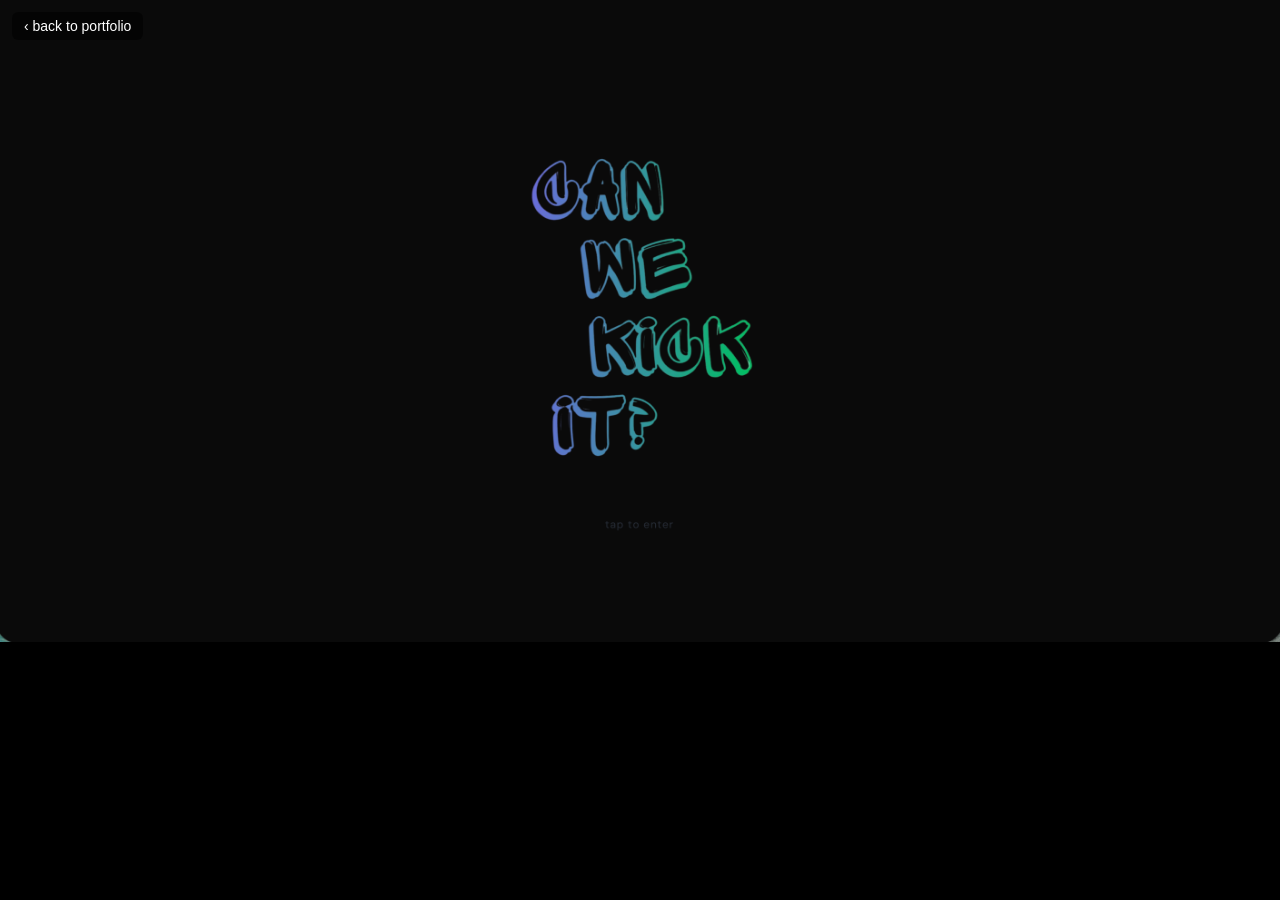
<file: images/canwekickit.html>
<!DOCTYPE html>
<html lang="en">
<head>
<meta charset="UTF-8">
<title>Can We Kick It — Interactive Prototype</title>
<style>
  * { margin: 0; padding: 0; box-sizing: border-box; }
  body { background: #000; font-family: sans-serif; }

  .cwki-screen { display: none; position: relative; width: 100%; }
  .cwki-screen.active { display: block; }
  .cwki-screen img { display: block; width: 100%; height: auto; }

  .cwki-hotspot {
    position: absolute;
    cursor: pointer;
    display: block;
  }
  .cwki-hotspot:hover {
    outline: 3px solid gold;
    outline-offset: -3px;
    background: rgba(255, 215, 0, 0.15);
  }

  .cwki-sidebar-hotspot {
    position: fixed;
    left: 0;
    cursor: pointer;
    z-index: 50;
    display: block;
  }
  .cwki-sidebar-hotspot:hover {
    outline: 3px solid gold;
    outline-offset: -3px;
    background: rgba(255, 215, 0, 0.15);
  }

  .cwki-back-link {
    position: fixed;
    top: 12px;
    left: 12px;
    font-size: 14px;
    color: #fff;
    background: rgba(0, 0, 0, 0.55);
    padding: 6px 12px;
    border-radius: 6px;
    z-index: 100;
    text-decoration: none;
  }
</style>
</head>
<body>

<a href="../index.html" class="cwki-back-link">‹ back to portfolio</a>

<!-- SPLASH -->
<div class="cwki-screen active" id="screen-splash">
  <img src="../images/can we kick it- enter.png" alt="Can We Kick It splash screen">
  <a class="cwki-hotspot" style="left:0; top:0; width:100%; height:100%;"
     onclick="return cwkiShow('screen-login')" title="Tap to enter"></a>
</div>

<!-- LOGIN -->
<div class="cwki-screen" id="screen-login">
  <img src="../images/can we kick it- login.png" alt="Login screen">
  <a class="cwki-hotspot" style="left:39.4%; top:64.9%; width:21.2%; height:5%;"
     onclick="return cwkiShow('screen-homepage')" title="Sign in"></a>
</div>

<!-- HOMEPAGE (top + bottom stacked, one scroll) -->
<div class="cwki-screen" id="screen-homepage">
  <img src="../images/can we kick it- homepage top.png" alt="Homepage top">
  <img src="../images/can we kick it- homepage bottom.png" alt="Homepage bottom">
</div>

<!-- YOUR CREWS -->
<div class="cwki-screen" id="screen-crews">
  <img src="../images/can we kick it- your crews.png" alt="Your crews screen">
  <a class="cwki-hotspot" style="left:42%; top:15%; width:16%; height:15%;"
     onclick="return cwkiShow('screen-homepage')" title="Back to homepage"></a>
</div>

<!-- FAQ -->
<div class="cwki-screen" id="screen-faq">
  <img src="../images/can we kick it- FAQ.png" alt="FAQ screen">
  <a class="cwki-hotspot" style="left:30%; top:1%; width:8%; height:5%;"
     onclick="return cwkiShow('screen-homepage')" title="Back"></a>
</div>

<!-- SETTINGS -->
<div class="cwki-screen" id="screen-settings">
  <img src="../images/can we kick it- settings.png" alt="Settings screen">
  <a class="cwki-hotspot" style="left:33%; top:1%; width:8%; height:5%;"
     onclick="return cwkiShow('screen-homepage')" title="Back"></a>
</div>

<!-- CREW MAP -->
<div class="cwki-screen" id="screen-map">
  <img src="../images/can we kick it- crew map.png" alt="Crew map screen">
  <a class="cwki-hotspot" style="left:22%; top:1%; width:8%; height:5%;"
     onclick="return cwkiShow('screen-homepage')" title="Back"></a>
</div>

<!-- NOTIFICATIONS -->
<div class="cwki-screen" id="screen-notifications">
  <img src="../images/can we kick it- notifications.png" alt="Notifications screen">
  <a class="cwki-hotspot" style="left:33%; top:1%; width:8%; height:5%;"
     onclick="return cwkiShow('screen-homepage')" title="Back"></a>
</div>

<!-- FIXED SIDEBAR (only active on homepage) -->
<div id="cwki-sidebar" style="display:none;">
  <a class="cwki-sidebar-hotspot" style="top:9%; width:4vw; height:3.5vh;"
     onclick="return cwkiShow('screen-notifications')" title="Notifications"></a>
  <a class="cwki-sidebar-hotspot" style="top:14%; width:4vw; height:3.5vh;"
     onclick="return cwkiShow('screen-map')" title="Crew Map"></a>
  <a class="cwki-sidebar-hotspot" style="top:19%; width:4vw; height:3.5vh;"
     onclick="return cwkiShow('screen-crews')" title="Your Crews"></a>
  <a class="cwki-sidebar-hotspot" style="top:87%; width:4vw; height:3.5vh;"
     onclick="return cwkiShow('screen-settings')" title="Settings"></a>
  <a class="cwki-sidebar-hotspot" style="top:92%; width:4vw; height:3.5vh;"
     onclick="return cwkiShow('screen-faq')" title="FAQ"></a>
</div>

<script>
function cwkiShow(id) {
  document.querySelectorAll('.cwki-screen').forEach(function (s) {
    s.classList.remove('active');
  });
  document.getElementById(id).classList.add('active');
  document.getElementById('cwki-sidebar').style.display =
    (id === 'screen-homepage') ? 'block' : 'none';
  window.scrollTo(0, 0);
  return false;
}
</script>

</body>
</html>
</file>
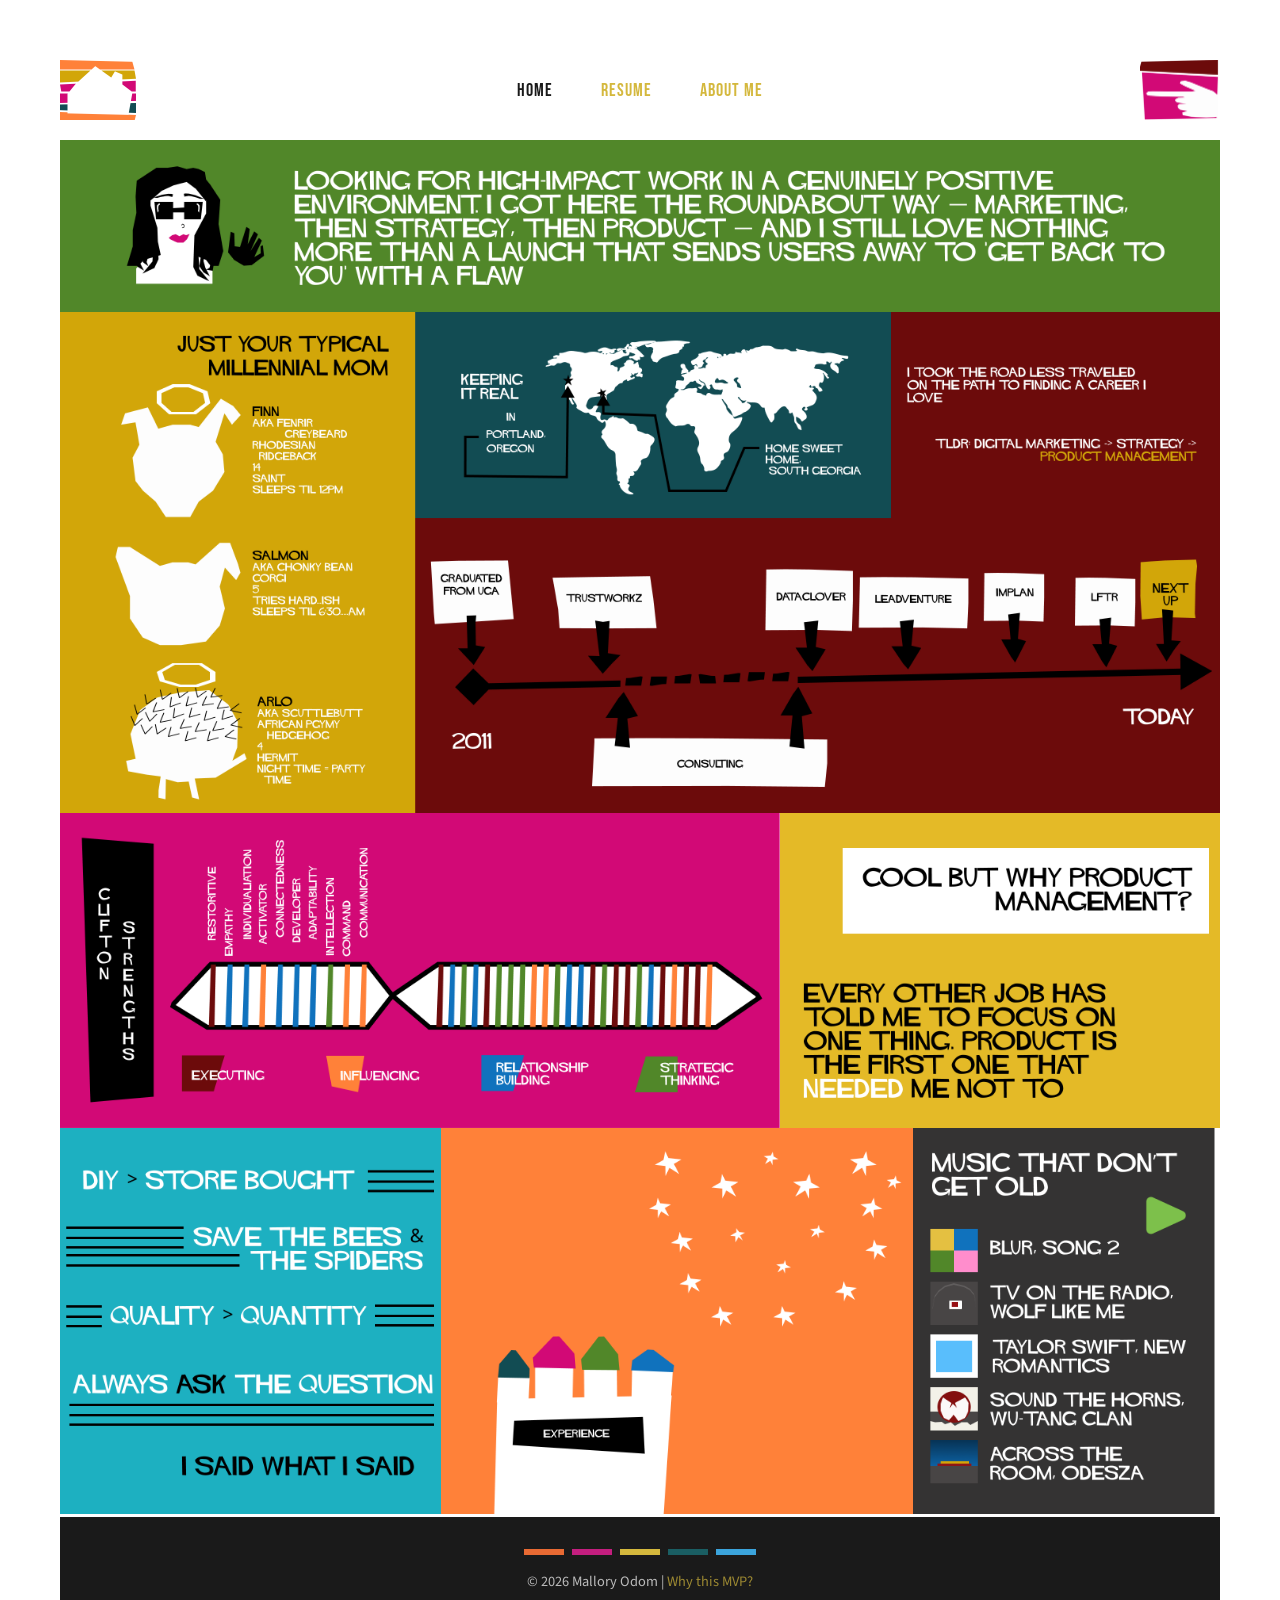
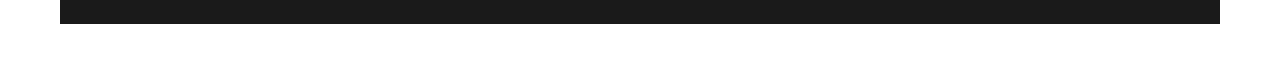
<file: pages/aboutme.html>
<!DOCTYPE html>
<html lang="en">
<head>
    <meta charset="UTF-8">
    <meta name="viewport" content="width=device-width, initial-scale=1.0">
    <title>About Me | Mallory Odom</title>
    <!-- Fonts -->
    <link href="https://fonts.googleapis.com/css2?family=Bebas+Neue&family=Source+Sans+Pro:wght@400;600;700&display=swap" rel="stylesheet">
    <!-- Styles -->
    <link rel="stylesheet" href="../styles.css">
</head>
<body>
<!-- ROW 1: Home + Nav + Back -->
    <div class="row-1">
        <a href="../index.html" class="img-block no-hover clickable">
            <img src="../images/row1-home.png" class="default" alt="Home">
        </a>
        <nav>
            <ul class="nav-links">
                <li><a href="../index.html">HOME</a></li>
                <li><a href="resume.html" class="active">RESUME</a></li>
                <li><a href="aboutme.html">ABOUT ME</a></li>
            </ul>
        </nav>
        <a href="javascript:history.back()" class="img-block clickable">
            <img src="../images/row1-back.png" class="default" alt="Back">
            <img src="../images/row1-back-hover.png" class="hover" alt="Back">
        </a>
    </div>

  <!-- ABOUT BANNER 1: Intro -->
<div class="about-banner">
    <img src="../images/row_1-AM.png" alt="Looking for high-impact work in a genuinely positive environment">
</div>

<!-- ABOUT BANNER 2: Millennial mom, map, career path -->
<div class="about-banner">
    <img src="../images/row_2-AM.png" alt="Just your typical millennial mom, keeping it real in Portland Oregon, career timeline">
</div>

<!-- ABOUT ROW: Strengths + Why PM (2 columns) -->
<div class="about-strengths-row">
    <img src="../images/row_3-1-AM.png" alt="Clifton Strengths">
    <img src="../images/row_3-2-AM.png" alt="Cool but why product management">
</div>

<!-- ABOUT ROW: DIY / Experience / Music (3 columns) -->
<div class="about-cards">
    <img src="../images/row_4-1-AM.png" alt="DIY greater than store bought">
<a href="resume.html" class="img-block clickable">
    <img src="../images/row_4-2-AM.png" class="default" alt="Experience">
    <img src="../images/row_4-2-hover-AM.png" class="hover" alt="Experience">
</a>
    <img src="../images/row_4-_3-AM.png" alt="Music that don't get old">
</div>
<!-- FOOTER -->
<footer>
    <div class="footer-stripes">
        <div class="stripe s1"></div>
        <div class="stripe s2"></div>
        <div class="stripe s3"></div>
        <div class="stripe s4"></div>
        <div class="stripe s5"></div>
    </div>
    <p>© 2026 Mallory Odom | <a href="pages/whythismvp.html">Why this MVP?</a></p>
</footer>

    <!-- Scripts -->
    <script src="../app.js"></script>
</body>
</html>
</file>
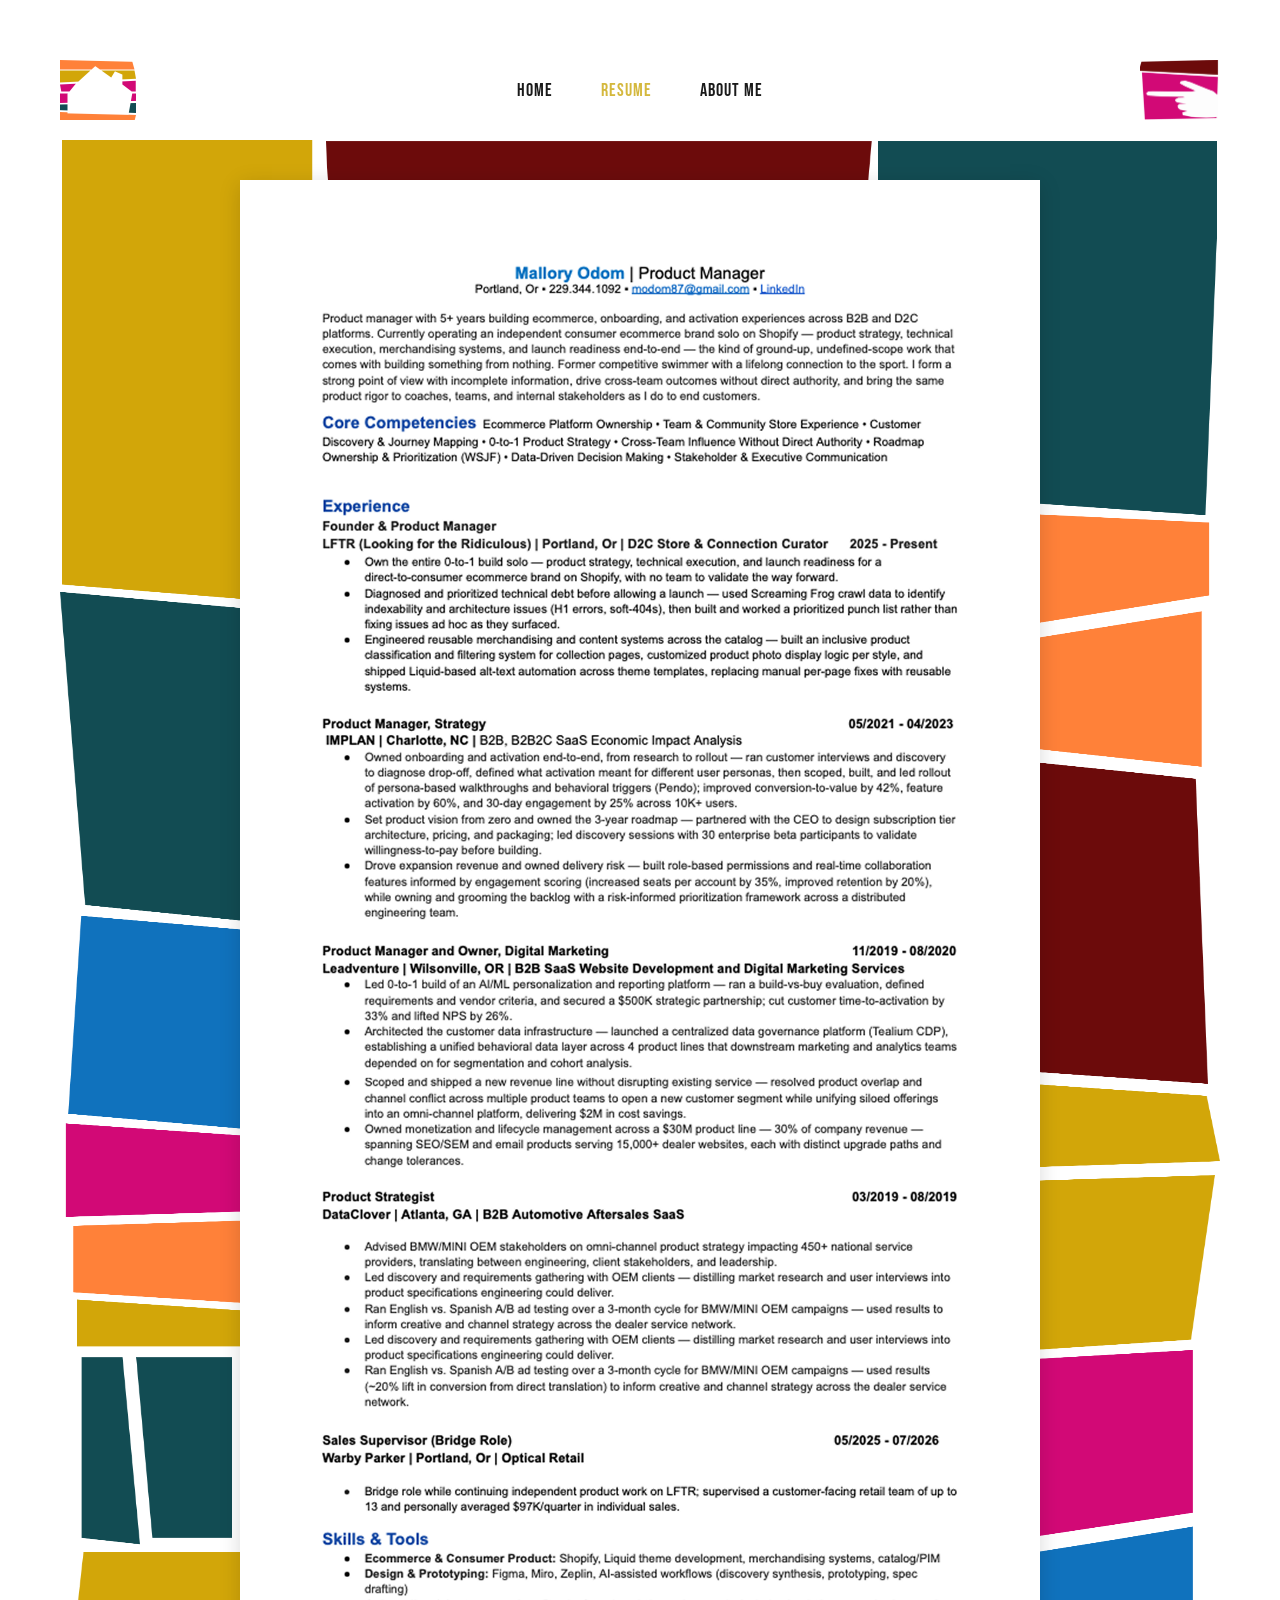
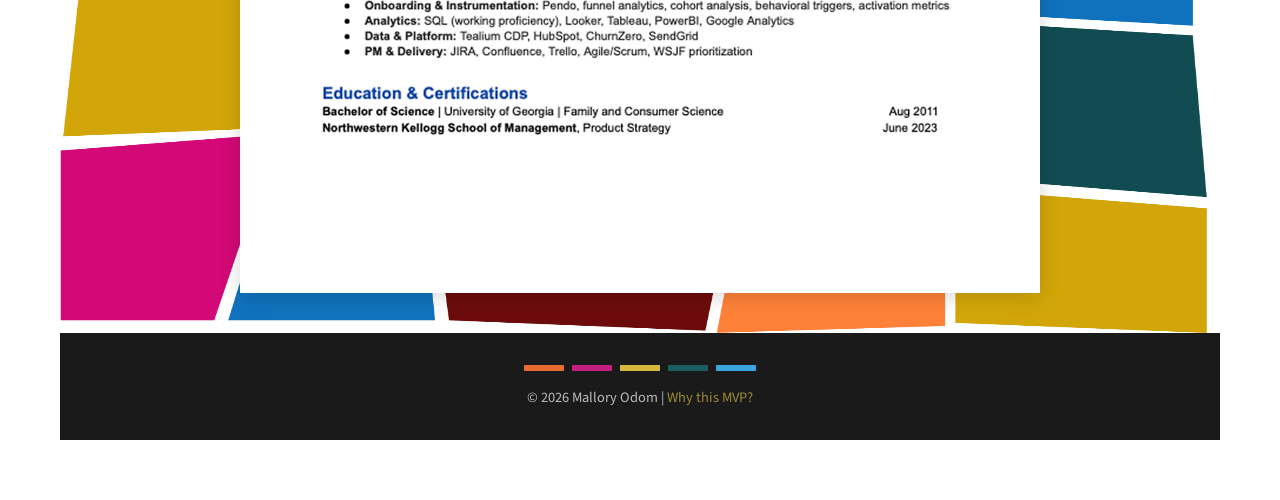
<file: pages/resume.html>
<!DOCTYPE html>
<html lang="en">
<head>
    <meta charset="UTF-8">
    <meta name="viewport" content="width=device-width, initial-scale=1.0">
    <title>Resume | Mallory Odom</title>
    <link href="https://fonts.googleapis.com/css2?family=Bebas+Neue&family=Source+Sans+Pro:wght@400;600;700&display=swap" rel="stylesheet">
    <link rel="stylesheet" href="../styles.css">
</head>
<body>
    <!-- ROW 1: Home + Nav + Back -->
    <div class="row-1">
        <a href="../index.html" class="img-block no-hover clickable">
            <img src="../images/row1-home.png" class="default" alt="Home">
        </a>
        <nav>
            <ul class="nav-links">
                <li><a href="../index.html">HOME</a></li>
                <li><a href="resume.html" class="active">RESUME</a></li>
                <li><a href="aboutme.html">ABOUT ME</a></li>
            </ul>
        </nav>
        <a href="javascript:history.back()" class="img-block no-hover clickable">
            <img src="../images/row1-back.png" class="default" alt="Back">
        </a>
    </div>
    <!-- RESUME PAGE -->
    <div class="resume-page">
        <!-- Resume Content Card -->
        <div class="resume-content">
            <!-- Full Resume -->
            <div class="resume-section">
                <img src="../images/resume-all.png" alt="Mallory Odom, Product Manager resume: contact info, objective statement, core competencies, work experience at IMPLAN, Leadventure, DataClover, LFTR, and Warby Parker, skills and tools, education and certifications">
            </div>
        </div>
    </div>
<!-- FOOTER -->
<footer>
    <div class="footer-stripes">
        <div class="stripe s1"></div>
        <div class="stripe s2"></div>
        <div class="stripe s3"></div>
        <div class="stripe s4"></div>
        <div class="stripe s5"></div>
    </div>
    <p>© 2026 Mallory Odom | <a href="whythismvp.html">Why this MVP?</a></p>
</footer>
    <script src="../app.js"></script>
</body>
</html>
</file>
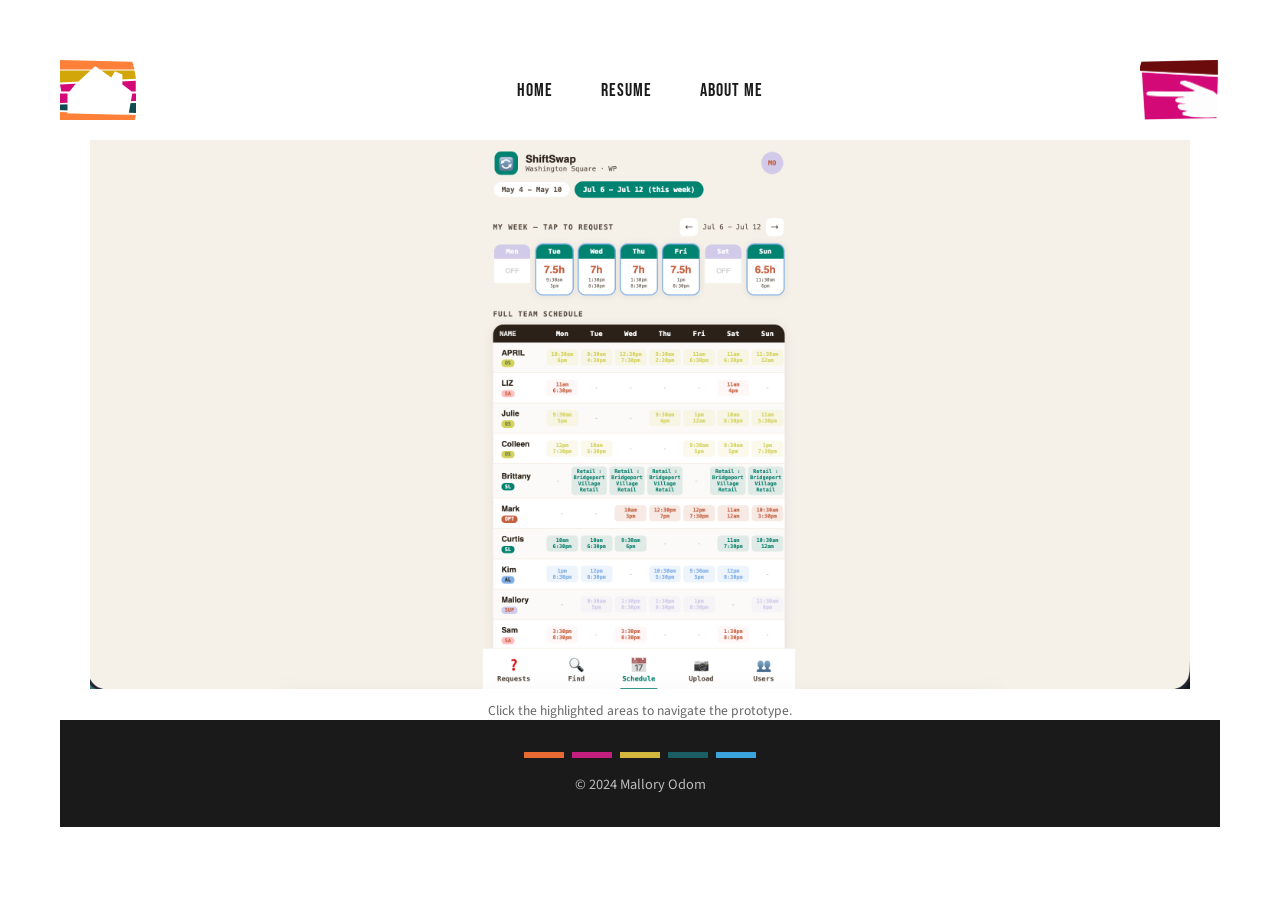
<file: pages/shift-swap.html>
<!DOCTYPE html>
<html lang="en">
<head>
    <meta charset="UTF-8">
    <meta name="viewport" content="width=device-width, initial-scale=1.0">
    <title>Shift Swap Demo | Mallory Odom</title>
    <link href="https://fonts.googleapis.com/css2?family=Bebas+Neue&family=Source+Sans+Pro:wght@400;600;700&display=swap" rel="stylesheet">
    <link rel="stylesheet" href="../styles.css">
    <style>
        .demo-wrap {
            max-width: 1100px;
            margin: 0 auto;
            position: relative;
        }

        .demo-stage {
            position: relative;
            width: 100%;
            line-height: 0;
        }

        .demo-screen {
            position: absolute;
            top: 0;
            left: 0;
            width: 100%;
            display: none;
            line-height: 0;
        }

        .demo-screen.active {
            display: block;
            position: relative;
        }

        .demo-screen img {
            width: 100%;
            height: auto;
            display: block;
        }

        .hotspot {
            position: absolute;
            cursor: pointer;
            border-radius: 8px;
            transition: background 0.2s ease, outline 0.2s ease;
            z-index: 5;
        }

        .hotspot:hover {
            background: rgba(212, 184, 61, 0.25);
            outline: 2px solid #D4B83D;
        }

        .nav-hotspots {
            position: absolute;
            top: 0;
            left: 0;
            width: 100%;
            height: 100%;
            pointer-events: none;
            z-index: 10;
        }

        .nav-hotspots .hotspot {
            pointer-events: auto;
        }

        .demo-note {
            text-align: center;
            font-family: 'Source Sans Pro', sans-serif;
            color: #666;
            font-size: 0.85rem;
            margin-top: 12px;
        }
    </style>
</head>
<body>
    <!-- ROW 1: Home + Nav + Back -->
    <div class="row-1">
        <a href="../index.html" class="img-block no-hover clickable">
            <img src="../images/row1-home.png" class="default" alt="Home">
        </a>
        <nav>
            <ul class="nav-links">
                <li><a href="../index.html">HOME</a></li>
                <li><a href="resume.html">RESUME</a></li>
                <li><a href="aboutme.html">ABOUT ME</a></li>
            </ul>
        </nav>
        <a href="javascript:history.back()" class="img-block no-hover clickable">
            <img src="../images/row1-back.png" class="default" alt="Back">
        </a>
    </div>

    <!-- DEMO -->
    <div class="demo-wrap">
        <div class="demo-stage">

            <!-- Screen: Schedule (default/home) -->
            <div class="demo-screen active" data-screen="schedule">
                <img src="../images/shift swap-schedule.png" alt="ShiftSwap schedule view">
            </div>

            <!-- Screen: Find Coverage home -->
            <div class="demo-screen" data-screen="find-home">
                <img src="../images/shift swap-find home.png" alt="ShiftSwap find coverage home">
                <div class="hotspot" data-goto="find-as-manager" style="left: 37%; top: 24.5%; width: 14%; height: 17%;"></div>
                <div class="hotspot" data-goto="find-as-me" style="left: 51%; top: 24.5%; width: 14%; height: 17%;"></div>
            </div>

            <!-- Screen: Find Coverage - As a Manager -->
            <div class="demo-screen" data-screen="find-as-manager">
                <img src="../images/shift swap-find as a manager.png" alt="ShiftSwap find coverage as a manager">
                <div class="hotspot" data-goto="find-as-me" style="left: 51%; top: 24.5%; width: 14%; height: 17%;"></div>
            </div>

            <!-- Screen: Find Coverage - As Me -->
            <div class="demo-screen" data-screen="find-as-me">
                <img src="../images/shift swap-find as me.png" alt="ShiftSwap find coverage as me">
                <div class="hotspot" data-goto="find-as-manager" style="left: 37%; top: 24.5%; width: 14%; height: 17%;"></div>
            </div>

            <!-- Screen: Requests -->
            <div class="demo-screen" data-screen="requests">
                <img src="../images/shift swap-request.png" alt="ShiftSwap requests view">
            </div>

            <!-- Screen: Upload / Edit Schedule -->
            <div class="demo-screen" data-screen="upload">
                <img src="../images/shift swap- upload.png" alt="ShiftSwap upload and edit schedule view">
            </div>

            <!-- Screen: Users -->
            <div class="demo-screen" data-screen="users">
                <img src="../images/shift swap-users.png" alt="ShiftSwap users view">
            </div>

            <!-- Persistent bottom nav hotspots, same on every screen -->
            <div class="nav-hotspots">
                <div class="hotspot" data-goto="requests" style="left: 36%; top: 94%; width: 5.5%; height: 5.5%;"></div>
                <div class="hotspot" data-goto="find-home" style="left: 41.8%; top: 94%; width: 5.5%; height: 5.5%;"></div>
                <div class="hotspot" data-goto="schedule" style="left: 47.6%; top: 94%; width: 5.5%; height: 5.5%;"></div>
                <div class="hotspot" data-goto="upload" style="left: 53.4%; top: 94%; width: 5.5%; height: 5.5%;"></div>
                <div class="hotspot" data-goto="users" style="left: 59.2%; top: 94%; width: 5.5%; height: 5.5%;"></div>
            </div>

        </div>

        <p class="demo-note">Click the highlighted areas to navigate the prototype.</p>

    </div>

    <!-- Footer -->
    <footer>
        <div class="footer-stripes">
            <div class="stripe s1"></div>
            <div class="stripe s2"></div>
            <div class="stripe s3"></div>
            <div class="stripe s4"></div>
            <div class="stripe s5"></div>
        </div>
        <p>© 2024 Mallory Odom</p>
    </footer>

    <script src="../app.js"></script>
    <script>
        document.querySelectorAll('.hotspot[data-goto]').forEach(function (spot) {
            spot.addEventListener('click', function () {
                var target = spot.getAttribute('data-goto');
                document.querySelectorAll('.demo-screen').forEach(function (screen) {
                    screen.classList.toggle('active', screen.getAttribute('data-screen') === target);
                });
            });
        });
    </script>
</body>
</html>
</file>
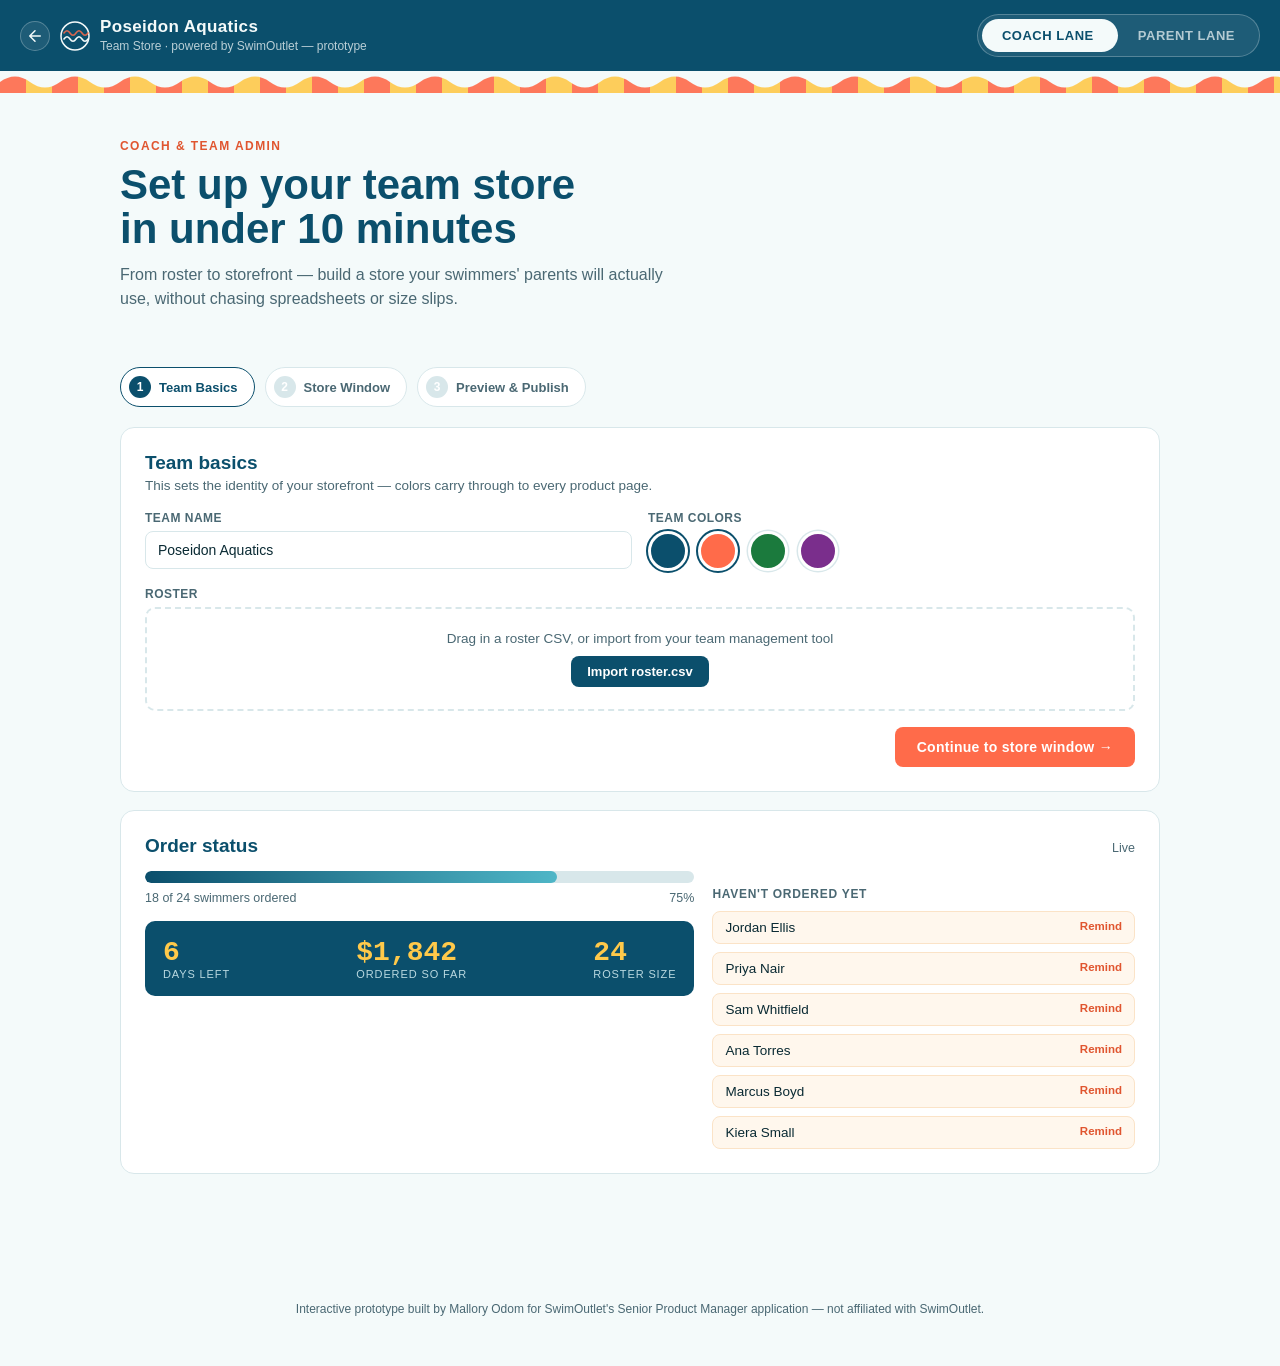
<file: pages/swimoutlet.html>
<!DOCTYPE html>
<html lang="en">
<head>
<meta charset="UTF-8">
<meta name="viewport" content="width=device-width, initial-scale=1.0">
<title>Poseidon Aquatics — Team Store Prototype | SwimOutlet</title>
<style>
  :root{
    --pool-deep: #0B4F6C;
    --pool-deeper: #073A50;
    --pool-surface: #4FB6C7;
    --coral: #FF6B4A;
    --coral-dark: #E0552F;
    --lane-yellow: #FFC94A;
    --foam: #F4FAFA;
    --ink: #0A2A33;
    --ink-soft: #4A6873;
    --line: #D8E7EA;
    --radius: 14px;
    --team-primary: var(--pool-deep);
    --team-secondary: var(--coral);
  }

  *{ box-sizing: border-box; }
  html{ scroll-behavior: smooth; }
  body{
    margin:0;
    font-family: -apple-system, BlinkMacSystemFont, "Segoe UI", Helvetica, Arial, sans-serif;
    background: var(--foam);
    color: var(--ink);
    -webkit-font-smoothing: antialiased;
  }
  .display{
    font-family: "Arial Narrow", "Helvetica Neue Condensed", "Roboto Condensed", Arial, sans-serif;
    font-weight: 800;
    letter-spacing: 0.01em;
    text-transform: uppercase;
  }
  .mono{
    font-family: "SF Mono", "Roboto Mono", "Consolas", monospace;
    font-variant-numeric: tabular-nums;
  }
  a{ color: inherit; }
  button{ font-family: inherit; cursor: pointer; }
  :focus-visible{ outline: 3px solid var(--lane-yellow); outline-offset: 2px; }

  /* ---------- Lane-rope divider (signature element) ---------- */
  .lane-divider{
    height: 22px;
    width: 100%;
    background-image: repeating-linear-gradient(
      90deg,
      var(--coral) 0px, var(--coral) 26px,
      var(--lane-yellow) 26px, var(--lane-yellow) 52px
    );
    -webkit-mask-image: url("data:image/svg+xml;utf8,<svg xmlns='http://www.w3.org/2000/svg' width='60' height='22' viewBox='0 0 60 22'><path d='M0 11 Q 15 0 30 11 T 60 11 V22 H0 Z' fill='black'/></svg>");
    mask-image: url("data:image/svg+xml;utf8,<svg xmlns='http://www.w3.org/2000/svg' width='60' height='22' viewBox='0 0 60 22'><path d='M0 11 Q 15 0 30 11 T 60 11 V22 H0 Z' fill='black'/></svg>");
    -webkit-mask-size: 60px 22px;
    mask-size: 60px 22px;
    -webkit-mask-repeat: repeat-x;
    mask-repeat: repeat-x;
    opacity: 0.9;
  }

  /* ---------- Top bar / lane toggle ---------- */
  .topbar{
    position: sticky; top:0; z-index: 50;
    background: var(--pool-deep);
    color: var(--foam);
    padding: 14px 20px;
    display:flex; align-items:center; justify-content:space-between; gap:16px;
    flex-wrap: wrap;
  }
  .brand{ display:flex; align-items:center; gap:10px; }
  .back-link{
    display:flex; align-items:center; justify-content:center;
    width:30px; height:30px; border-radius:50%; color: var(--foam);
    background: rgba(255,255,255,0.08); border:1px solid rgba(255,255,255,0.25);
    flex-shrink:0; transition: background .15s ease;
  }
  .back-link:hover{ background: rgba(255,255,255,0.18); }
  .brand-mark{ width:30px; height:30px; flex-shrink:0; }
  .brand-text{ font-size: 15px; line-height:1.15; }
  .brand-text b{ display:block; font-size: 17px; letter-spacing: 0.02em; }
  .brand-text span{ opacity:0.75; font-size:12px; }

  .lane-toggle{
    position: relative;
    display:flex;
    background: rgba(255,255,255,0.08);
    border: 1px solid rgba(255,255,255,0.25);
    border-radius: 999px;
    padding: 4px;
    gap: 4px;
  }
  .lane-toggle button{
    position: relative; z-index: 2;
    border:none; background:transparent; color: var(--foam);
    padding: 9px 20px;
    border-radius: 999px;
    font-size: 13px; font-weight:700; letter-spacing:0.04em; text-transform:uppercase;
    opacity: 0.7;
    transition: opacity .2s ease, color .2s ease;
  }
  .lane-toggle button[aria-selected="true"]{ opacity:1; color: var(--pool-deep); }
  .lane-toggle .thumb{
    position:absolute; top:4px; bottom:4px; left:4px;
    width: calc(50% - 4px);
    background: var(--foam);
    border-radius: 999px;
    transition: transform .35s cubic-bezier(.65,0,.35,1);
    z-index:1;
  }
  .lane-toggle[data-active="parent"] .thumb{ transform: translateX(100%); }

  main{ max-width: 1080px; margin: 0 auto; padding: 0 20px 80px; }
  .view{ animation: rise .4s ease both; }
  @keyframes rise{ from{ opacity:0; transform: translateY(10px);} to{opacity:1; transform:translateY(0);} }
  [hidden]{ display:none !important; }

  /* ---------- Hero ---------- */
  .hero{ padding: 46px 0 28px; }
  .eyebrow{
    font-size: 12px; letter-spacing: 0.12em; text-transform:uppercase;
    color: var(--coral-dark); font-weight:800; margin-bottom:10px;
  }
  .hero h1{
    font-size: clamp(28px, 4vw, 42px);
    line-height: 1.05;
    margin: 0 0 12px;
    color: var(--pool-deep);
  }
  .hero p{ font-size: 16px; color: var(--ink-soft); max-width: 560px; margin:0; line-height:1.5; }

  /* ---------- Steps (Coach) ---------- */
  .steps{ display:flex; gap:10px; margin: 28px 0 20px; flex-wrap:wrap; }
  .step-btn{
    display:flex; align-items:center; gap:8px;
    background:#fff; border:1px solid var(--line); border-radius: 999px;
    padding: 8px 16px 8px 8px; font-size:13px; font-weight:700; color: var(--ink-soft);
  }
  .step-btn .num{
    width:22px; height:22px; border-radius:50%; background: var(--line); color:#fff;
    display:flex; align-items:center; justify-content:center; font-size:12px;
  }
  .step-btn[aria-current="step"]{ border-color: var(--pool-deep); color: var(--pool-deep); }
  .step-btn[aria-current="step"] .num{ background: var(--pool-deep); }
  .step-btn.done .num{ background: var(--coral); }
  .step-btn.done{ color: var(--ink); }

  .card{
    background:#fff; border:1px solid var(--line); border-radius: var(--radius);
    padding: 24px; margin-bottom: 18px;
  }
  .card h2{ margin:0 0 4px; font-size:19px; color: var(--pool-deep); }
  .card .sub{ margin:0 0 18px; color: var(--ink-soft); font-size: 13.5px; }

  .field{ margin-bottom:16px; }
  .field label{ display:block; font-size:12px; font-weight:700; color: var(--ink-soft); margin-bottom:6px; text-transform:uppercase; letter-spacing:0.04em; }
  .field input[type=text], .field input[type=date]{
    width:100%; padding: 10px 12px; border-radius:8px; border:1px solid var(--line); font-size:14px; color: var(--ink);
  }
  .row{ display:flex; gap:16px; flex-wrap:wrap; }
  .row > *{ flex:1; min-width:180px; }

  .swatches{ display:flex; gap:10px; }
  .swatch{
    width:40px; height:40px; border-radius:50%; border:3px solid #fff; box-shadow:0 0 0 1.5px var(--line);
    cursor:pointer; position:relative;
  }
  .swatch[aria-pressed="true"]::after{
    content:""; position:absolute; inset:-5px; border-radius:50%; border:2px solid var(--pool-deep);
  }

  .dropzone{
    border:2px dashed var(--line); border-radius:10px; padding: 22px; text-align:center; color: var(--ink-soft);
    font-size:13.5px; transition: border-color .2s, background .2s;
  }
  .dropzone.uploaded{ border-color: var(--coral); background: #FFF4F0; color: var(--ink); }
  .dropzone button{
    margin-top:10px; background: var(--pool-deep); color:#fff; border:none; padding:8px 16px;
    border-radius:8px; font-size:13px; font-weight:700;
  }

  .chip-group{ display:flex; gap:8px; flex-wrap:wrap; }
  .chip{
    border:1px solid var(--line); background:#fff; padding:8px 14px; border-radius:999px; font-size:13px; font-weight:600; color: var(--ink-soft);
  }
  .chip[aria-pressed="true"]{ background: var(--pool-deep); color:#fff; border-color: var(--pool-deep); }

  .btn-primary{
    background: var(--coral); color:#fff; border:none; padding: 12px 22px; border-radius:8px;
    font-size:14px; font-weight:800; letter-spacing:0.02em;
    transition: transform .15s ease, background .15s ease;
  }
  .btn-primary:hover{ background: var(--coral-dark); transform: translateY(-1px); }
  .btn-ghost{
    background:transparent; border:1px solid var(--line); color: var(--ink-soft); padding:12px 20px; border-radius:8px; font-size:14px; font-weight:700;
  }
  .step-actions{ display:flex; justify-content:space-between; margin-top: 4px; gap:10px; flex-wrap:wrap; }

  .preview-card{
    border-radius: 12px; overflow:hidden; border:1px solid var(--line);
  }
  .preview-banner{
    height: 90px; background: linear-gradient(120deg, var(--team-primary), var(--team-secondary));
    display:flex; align-items:center; padding: 0 20px; color:#fff;
  }
  .preview-banner b{ font-size:18px; }
  .preview-body{ padding: 16px 20px; font-size:13.5px; color: var(--ink-soft); }

  .confirm-banner{
    display:flex; align-items:center; gap:12px; background:#EAF6E9; border:1px solid #BFE3BC; color:#1E5C1B;
    padding:14px 18px; border-radius:10px; font-size:14px; font-weight:600; margin-top:16px;
  }

  /* ---------- Dashboard ---------- */
  .dash{ display:grid; grid-template-columns: 1.3fr 1fr; gap: 18px; }
  @media (max-width: 720px){ .dash{ grid-template-columns: 1fr; } }
  .dash-head{ display:flex; align-items:baseline; justify-content:space-between; margin-bottom:14px; }
  .progress-track{ height:12px; background: var(--line); border-radius:999px; overflow:hidden; }
  .progress-fill{ height:100%; background: linear-gradient(90deg, var(--pool-deep), var(--pool-surface)); border-radius:999px; }
  .progress-label{ display:flex; justify-content:space-between; font-size:12.5px; color: var(--ink-soft); margin-top:8px; }
  .clock{
    background: var(--pool-deep); color: var(--lane-yellow); border-radius:10px; padding:16px 18px;
    display:flex; align-items:center; justify-content:space-between; margin-top:16px;
  }
  .clock .n{ font-size:28px; font-weight:800; }
  .clock .l{ font-size:11px; letter-spacing:0.08em; text-transform:uppercase; color:#B9D8E0; }
  .roster-missing{ margin-top:16px; }
  .roster-missing h3{ font-size:12px; text-transform:uppercase; letter-spacing:0.06em; color: var(--ink-soft); margin: 0 0 10px; }
  .roster-missing ul{ list-style:none; margin:0; padding:0; display:flex; flex-direction:column; gap:8px; }
  .roster-missing li{
    display:flex; justify-content:space-between; font-size:13.5px; background:#FFF7ED; border:1px solid #FBE3C7;
    padding:8px 12px; border-radius:8px;
  }
  .roster-missing li span.tag{ color: var(--coral-dark); font-weight:700; font-size:11.5px; }

  /* ---------- Parent view ---------- */
  .storefront-banner{
    border-radius: var(--radius); overflow:hidden; margin: 6px 0 26px;
    background: linear-gradient(120deg, var(--team-primary), var(--team-secondary));
    color:#fff; padding: 30px 26px; position:relative;
  }
  .storefront-banner .tag{ font-size:11.5px; text-transform:uppercase; letter-spacing:0.1em; opacity:0.85; margin-bottom:6px; }
  .storefront-banner h2{ margin:0 0 8px; font-size: 26px; }
  .storefront-banner p{ margin:0; opacity:0.9; font-size:13.5px; max-width:460px; }

  .grid{ display:grid; grid-template-columns: repeat(auto-fill, minmax(220px, 1fr)); gap:16px; margin-bottom: 26px; }
  .product{
    background:#fff; border:1px solid var(--line); border-radius: 12px; overflow:hidden; display:flex; flex-direction:column;
  }
  .product-art{
    height: 108px; display:flex; align-items:center; justify-content:center;
    background: linear-gradient(135deg, #EAF6F8, #DDF0F2);
  }
  .product-body{ padding: 14px 16px 16px; display:flex; flex-direction:column; gap:8px; flex:1; }
  .product-body h3{ margin:0; font-size:14.5px; }
  .product-meta{ display:flex; justify-content:space-between; align-items:center; font-size:13px; color: var(--ink-soft); }
  .size-link{ background:none; border:none; color: var(--pool-deep); font-size:12px; font-weight:700; text-decoration:underline; padding:0; }
  .add-btn{
    margin-top:auto; background: var(--pool-deep); color:#fff; border:none; border-radius:8px; padding:9px; font-size:13px; font-weight:700;
  }
  .add-btn[aria-pressed="true"]{ background: var(--coral); }

  .cart-bar{
    position: sticky; bottom: 14px; margin-top: 10px;
    background: var(--pool-deep); color:#fff; border-radius: 12px; padding: 14px 18px;
    display:flex; align-items:center; justify-content:space-between; gap:12px; flex-wrap:wrap;
    box-shadow: 0 10px 30px rgba(11,79,108,0.35);
  }
  .cart-bar .left{ font-size:13.5px; }
  .cart-bar .left b{ font-size:15px; }
  .cart-bar .deadline{ font-size:11.5px; color: var(--lane-yellow); }

  /* ---------- Modal (size guide) ---------- */
  .modal-overlay{
    position:fixed; inset:0; background: rgba(10,42,51,0.55); display:flex; align-items:center; justify-content:center;
    padding:20px; z-index:100;
  }
  .modal{
    background:#fff; border-radius:14px; max-width: 460px; width:100%; padding:24px; position:relative;
  }
  .modal h3{ margin:0 0 4px; color:var(--pool-deep); }
  .modal .sub{ font-size:13px; color:var(--ink-soft); margin:0 0 16px; }
  .modal table{ width:100%; border-collapse: collapse; font-size:13px; }
  .modal th, .modal td{ text-align:left; padding:8px 6px; border-bottom:1px solid var(--line); }
  .modal th{ color:var(--ink-soft); font-size:11px; text-transform:uppercase; letter-spacing:0.04em; }
  .modal-close{
    position:absolute; top:14px; right:14px; background:none; border:none; font-size:20px; color:var(--ink-soft); line-height:1;
  }

  footer{ text-align:center; padding: 30px 20px 50px; color: var(--ink-soft); font-size:12px; }

  @media (prefers-reduced-motion: reduce){
    *{ animation-duration: 0.001ms !important; transition-duration: 0.001ms !important; }
  }
</style>
</head>
<body>

<div class="topbar">
  <div class="brand">
    <a href="https://www.swimoutlet.com" class="back-link" aria-label="Back to SwimOutlet.com">
      <svg width="18" height="18" viewBox="0 0 24 24" fill="none" stroke="currentColor" stroke-width="2" stroke-linecap="round" stroke-linejoin="round"><path d="M19 12H5M12 19l-7-7 7-7"/></svg>
    </a>
    <svg class="brand-mark" viewBox="0 0 30 30" fill="none" xmlns="http://www.w3.org/2000/svg">
      <circle cx="15" cy="15" r="14" stroke="#F4FAFA" stroke-width="1.5"/>
      <path d="M4 18c2-3 4-3 6 0s4 3 6 0 4-3 6 0 4 3 6 0" stroke="#F4FAFA" stroke-width="1.6" stroke-linecap="round"/>
      <path d="M4 12c2-3 4-3 6 0s4 3 6 0 4-3 6 0 4 3 6 0" stroke="#FF6B4A" stroke-width="1.6" stroke-linecap="round" opacity="0.85"/>
    </svg>
    <div class="brand-text">
      <b>Poseidon Aquatics</b>
      <span>Team Store · powered by SwimOutlet — prototype</span>
    </div>
  </div>
  <div class="lane-toggle" id="laneToggle" data-active="coach">
    <div class="thumb"></div>
    <button type="button" id="btnCoach" aria-selected="true">Coach Lane</button>
    <button type="button" id="btnParent" aria-selected="false">Parent Lane</button>
  </div>
</div>

<div class="lane-divider"></div>

<main>

  <!-- ================= COACH VIEW ================= -->
  <section class="view" id="coachView">
    <div class="hero">
      <div class="eyebrow">Coach &amp; Team Admin</div>
      <h1>Set up your team store<br>in under 10 minutes</h1>
      <p>From roster to storefront — build a store your swimmers' parents will actually use, without chasing spreadsheets or size slips.</p>
    </div>

    <div class="steps">
      <button class="step-btn" id="stepBtn1" data-step="1" aria-current="step"><span class="num">1</span> Team Basics</button>
      <button class="step-btn" id="stepBtn2" data-step="2"><span class="num">2</span> Store Window</button>
      <button class="step-btn" id="stepBtn3" data-step="3"><span class="num">3</span> Preview &amp; Publish</button>
    </div>

    <!-- Step 1 -->
    <div class="card" id="step1">
      <h2>Team basics</h2>
      <p class="sub">This sets the identity of your storefront — colors carry through to every product page.</p>
      <div class="row">
        <div class="field">
          <label for="teamName">Team name</label>
          <input type="text" id="teamName" value="Poseidon Aquatics">
        </div>
        <div class="field">
          <label>Team colors</label>
          <div class="swatches" id="swatches">
            <span class="swatch" style="background:#0B4F6C" data-color="#0B4F6C" data-role="primary" aria-pressed="true" role="button" tabindex="0" aria-label="Deep pool blue, primary"></span>
            <span class="swatch" style="background:#FF6B4A" data-color="#FF6B4A" data-role="secondary" aria-pressed="true" role="button" tabindex="0" aria-label="Coral, secondary"></span>
            <span class="swatch" style="background:#1B7A3D" data-color="#1B7A3D" data-role="primary" aria-pressed="false" role="button" tabindex="0" aria-label="Team green"></span>
            <span class="swatch" style="background:#7A2E8C" data-color="#7A2E8C" data-role="secondary" aria-pressed="false" role="button" tabindex="0" aria-label="Team violet"></span>
          </div>
        </div>
      </div>
      <div class="field">
        <label>Roster</label>
        <div class="dropzone" id="dropzone">
          <div id="dzText">Drag in a roster CSV, or import from your team management tool</div>
          <button type="button" id="dzBtn">Import roster.csv</button>
        </div>
      </div>
      <div class="step-actions">
        <span></span>
        <button class="btn-primary" id="toStep2">Continue to store window →</button>
      </div>
    </div>

    <!-- Step 2 -->
    <div class="card" id="step2" hidden>
      <h2>Store window</h2>
      <p class="sub">Choose what's for sale and how long parents have to order — everything ships together after the window closes.</p>
      <div class="field">
        <label for="deadline">Order deadline</label>
        <input type="date" id="deadline" value="2026-08-08">
      </div>
      <div class="field">
        <label>Gear available in this store</label>
        <div class="chip-group" id="gearChips">
          <button class="chip" aria-pressed="true" data-item="Tech Suit">Tech Suit</button>
          <button class="chip" aria-pressed="true" data-item="Team Jammer">Team Jammer</button>
          <button class="chip" aria-pressed="true" data-item="Silicone Cap">Silicone Cap</button>
          <button class="chip" aria-pressed="true" data-item="Team Parka">Team Parka</button>
          <button class="chip" aria-pressed="false" data-item="Mesh Gear Bag">Mesh Gear Bag</button>
          <button class="chip" aria-pressed="false" data-item="Goggles">Goggles</button>
        </div>
      </div>
      <div class="step-actions">
        <button class="btn-ghost" id="toStep1b">← Back</button>
        <button class="btn-primary" id="toStep3">Continue to preview →</button>
      </div>
    </div>

    <!-- Step 3 -->
    <div class="card" id="step3" hidden>
      <h2>Preview &amp; publish</h2>
      <p class="sub">This is exactly what parents will see when the store goes live.</p>
      <div class="preview-card">
        <div class="preview-banner"><b id="previewName">Poseidon Aquatics Team Store</b></div>
        <div class="preview-body" id="previewBody">Orders close Aug 8, 2026 · 4 items available</div>
      </div>
      <div class="step-actions">
        <button class="btn-ghost" id="toStep2b">← Back</button>
        <button class="btn-primary" id="publishBtn">Publish store</button>
      </div>
      <div class="confirm-banner" id="publishConfirm" hidden>✓ Store published — parents can now shop and order for Poseidon Aquatics.</div>
    </div>

    <!-- Dashboard -->
    <div class="card">
      <div class="dash-head">
        <h2 style="margin:0;">Order status</h2>
        <span style="font-size:12.5px; color:var(--ink-soft);">Live</span>
      </div>
      <div class="dash">
        <div>
          <div class="progress-track"><div class="progress-fill" style="width:75%"></div></div>
          <div class="progress-label"><span>18 of 24 swimmers ordered</span><span>75%</span></div>
          <div class="clock">
            <div><div class="n mono">6</div><div class="l">Days left</div></div>
            <div><div class="n mono">$1,842</div><div class="l">Ordered so far</div></div>
            <div><div class="n mono">24</div><div class="l">Roster size</div></div>
          </div>
        </div>
        <div class="roster-missing">
          <h3>Haven't ordered yet</h3>
          <ul>
            <li>Jordan Ellis <span class="tag">Remind</span></li>
            <li>Priya Nair <span class="tag">Remind</span></li>
            <li>Sam Whitfield <span class="tag">Remind</span></li>
            <li>Ana Torres <span class="tag">Remind</span></li>
            <li>Marcus Boyd <span class="tag">Remind</span></li>
            <li>Kiera Small <span class="tag">Remind</span></li>
          </ul>
        </div>
      </div>
    </div>
  </section>

  <!-- ================= PARENT VIEW ================= -->
  <section class="view" id="parentView" hidden>
    <div class="storefront-banner" id="storefrontBanner">
      <div class="tag">Team Store</div>
      <h2 id="sbName">Poseidon Aquatics Team Store</h2>
      <p>Gear picked by your coach, sized for swimmers, shipped together after <span id="sbDeadline">Aug 8</span>. No guessing which suit is "the team one."</p>
    </div>

    <div class="grid" id="productGrid"><!-- injected by JS --></div>

    <div class="cart-bar">
      <div class="left">Cart: <b id="cartCount">0 items</b> · <span id="cartTotal">$0.00</span></div>
      <div class="deadline">Orders for this team close <span id="cartDeadline">Aug 8</span></div>
      <button class="btn-primary" id="submitOrder">Submit team order</button>
    </div>
  </section>

</main>

<footer>Interactive prototype built by Mallory Odom for SwimOutlet's Senior Product Manager application — not affiliated with SwimOutlet.</footer>

<div class="modal-overlay" id="sizeModalOverlay" hidden>
  <div class="modal">
    <button class="modal-close" id="sizeModalClose" aria-label="Close size guide">×</button>
    <h3 id="sizeModalTitle">Size guide</h3>
    <p class="sub" id="sizeModalSub">Swim gear runs differently than everyday clothing — measure, don't guess.</p>
    <table id="sizeModalTable"></table>
  </div>
</div>

<script>
(function(){
  const state = {
    teamName: "Poseidon Aquatics",
    primary: "#0B4F6C",
    secondary: "#FF6B4A",
    deadline: "2026-08-08",
    gear: ["Tech Suit","Team Jammer","Silicone Cap","Team Parka"],
    cart: {} // name -> qty
  };

  const products = {
    "Tech Suit": { price: 64.99, sizeGuide: "jammer" },
    "Team Jammer": { price: 38.99, sizeGuide: "jammer" },
    "Silicone Cap": { price: 12.99, sizeGuide: "cap" },
    "Team Parka": { price: 54.99, sizeGuide: "parka" },
    "Mesh Gear Bag": { price: 24.99, sizeGuide: null },
    "Goggles": { price: 16.99, sizeGuide: null }
  };

  const sizeGuides = {
    jammer: {
      title: "Jammer &amp; suit sizing",
      sub: "Measure waist at the navel. Tech suits run tight by design — most swimmers stay true to size.",
      rows: [["24","20\u201321\u2033"],["26","22\u201323\u2033"],["28","24\u201325\u2033"],["30","26\u201327\u2033"],["32","28\u201329\u2033"],["34","30\u201331\u2033"]]
    },
    cap: {
      title: "Cap sizing",
      sub: "One size fits most. For longer hair, add a bubble cap underneath rather than sizing up.",
      rows: [["Youth","Head circ. under 21\u2033"],["Adult","21\u2033 and up"]]
    },
    parka: {
      title: "Parka sizing",
      sub: "Runs true to youth/adult sizing. Parkas are worn over a suit, so many swimmers size up one from streetwear.",
      rows: [["YS \u2013 YL","Ages 6\u201314"],["AS \u2013 AXL","Ages 14+"]]
    }
  };

  // ---- Lane toggle ----
  const toggle = document.getElementById('laneToggle');
  const btnCoach = document.getElementById('btnCoach');
  const btnParent = document.getElementById('btnParent');
  const coachView = document.getElementById('coachView');
  const parentView = document.getElementById('parentView');

  function setLane(lane){
    toggle.dataset.active = lane;
    btnCoach.setAttribute('aria-selected', lane === 'coach');
    btnParent.setAttribute('aria-selected', lane === 'parent');
    coachView.hidden = lane !== 'coach';
    parentView.hidden = lane !== 'parent';
    if(lane === 'parent'){ renderParent(); }
  }
  btnCoach.addEventListener('click', () => setLane('coach'));
  btnParent.addEventListener('click', () => setLane('parent'));

  // ---- Step nav ----
  const steps = { 1: document.getElementById('step1'), 2: document.getElementById('step2'), 3: document.getElementById('step3') };
  const stepBtns = { 1: document.getElementById('stepBtn1'), 2: document.getElementById('stepBtn2'), 3: document.getElementById('stepBtn3') };
  function goStep(n){
    Object.keys(steps).forEach(k => {
      steps[k].hidden = Number(k) !== n;
      stepBtns[k].removeAttribute('aria-current');
      stepBtns[k].classList.toggle('done', Number(k) < n);
    });
    stepBtns[n].setAttribute('aria-current','step');
    if(n === 3) updatePreview();
  }
  document.getElementById('toStep2').addEventListener('click', () => goStep(2));
  document.getElementById('toStep1b').addEventListener('click', () => goStep(1));
  document.getElementById('toStep3').addEventListener('click', () => goStep(3));
  document.getElementById('toStep2b').addEventListener('click', () => goStep(2));
  Object.values(stepBtns).forEach((btn, i) => btn.addEventListener('click', () => goStep(i+1)));

  // ---- Team name ----
  document.getElementById('teamName').addEventListener('input', (e) => {
    state.teamName = e.target.value || "Your Team";
  });

  // ---- Swatches ----
  document.querySelectorAll('.swatch').forEach(sw => {
    sw.addEventListener('click', () => {
      const role = sw.dataset.role;
      document.querySelectorAll(`.swatch[data-role="${role}"]`).forEach(s => s.setAttribute('aria-pressed','false'));
      sw.setAttribute('aria-pressed','true');
      if(role === 'primary') state.primary = sw.dataset.color;
      if(role === 'secondary') state.secondary = sw.dataset.color;
      document.documentElement.style.setProperty('--team-primary', state.primary);
      document.documentElement.style.setProperty('--team-secondary', state.secondary);
    });
    sw.addEventListener('keydown', (e) => { if(e.key === 'Enter' || e.key === ' '){ e.preventDefault(); sw.click(); } });
  });

  // ---- Roster upload ----
  document.getElementById('dzBtn').addEventListener('click', () => {
    const dz = document.getElementById('dropzone');
    dz.classList.add('uploaded');
    document.getElementById('dzText').textContent = "24 swimmers imported from roster.csv";
    document.getElementById('dzBtn').textContent = "Re-import";
  });

  // ---- Gear chips ----
  document.querySelectorAll('#gearChips .chip').forEach(chip => {
    chip.addEventListener('click', () => {
      const pressed = chip.getAttribute('aria-pressed') === 'true';
      chip.setAttribute('aria-pressed', String(!pressed));
      const item = chip.dataset.item;
      if(!pressed){ if(!state.gear.includes(item)) state.gear.push(item); }
      else { state.gear = state.gear.filter(g => g !== item); }
    });
  });

  document.getElementById('deadline').addEventListener('change', (e) => { state.deadline = e.target.value; });

  function formatDate(iso){
    const d = new Date(iso + "T00:00:00");
    return d.toLocaleDateString('en-US', { month: 'short', day: 'numeric' });
  }

  function updatePreview(){
    document.getElementById('previewName').textContent = state.teamName + " Team Store";
    document.getElementById('previewBody').textContent =
      `Orders close ${formatDate(state.deadline)}, 2026 \u00b7 ${state.gear.length} item${state.gear.length===1?'':'s'} available`;
  }

  document.getElementById('publishBtn').addEventListener('click', () => {
    document.getElementById('publishConfirm').hidden = false;
  });

  // ---- Parent view render ----
  const grid = document.getElementById('productGrid');
  function renderParent(){
    document.getElementById('sbName').textContent = state.teamName + " Team Store";
    document.getElementById('sbDeadline').textContent = formatDate(state.deadline);
    document.getElementById('cartDeadline').textContent = formatDate(state.deadline);
    document.getElementById('storefrontBanner').style.background =
      `linear-gradient(120deg, ${state.primary}, ${state.secondary})`;

    grid.innerHTML = '';
    state.gear.forEach(name => {
      const p = products[name];
      if(!p) return;
      const card = document.createElement('div');
      card.className = 'product';
      const inCart = !!state.cart[name];
      card.innerHTML = `
        <div class="product-art">
          <svg width="46" height="46" viewBox="0 0 46 46" fill="none">
            <circle cx="23" cy="23" r="20" stroke="${state.primary}" stroke-width="2" opacity="0.35"/>
            <path d="M6 27c3-5 6-5 9 0s6 5 9 0 6-5 9 0 6 5 9 0" stroke="${state.secondary}" stroke-width="2" stroke-linecap="round"/>
          </svg>
        </div>
        <div class="product-body">
          <h3>${name}</h3>
          <div class="product-meta">
            <span>$${p.price.toFixed(2)}</span>
            ${p.sizeGuide ? `<button class="size-link" data-guide="${p.sizeGuide}" data-name="${name}">Size guide</button>` : `<span></span>`}
          </div>
          <button class="add-btn" data-name="${name}" aria-pressed="${inCart}">${inCart ? 'Added \u2713' : 'Add to order'}</button>
        </div>
      `;
      grid.appendChild(card);
    });

    grid.querySelectorAll('.add-btn').forEach(btn => {
      btn.addEventListener('click', () => {
        const name = btn.dataset.name;
        if(state.cart[name]){ delete state.cart[name]; btn.setAttribute('aria-pressed','false'); btn.textContent = 'Add to order'; }
        else { state.cart[name] = 1; btn.setAttribute('aria-pressed','true'); btn.textContent = 'Added \u2713'; }
        updateCart();
      });
    });
    grid.querySelectorAll('.size-link').forEach(btn => {
      btn.addEventListener('click', () => openSizeModal(btn.dataset.guide, btn.dataset.name));
    });
    updateCart();
  }

  function updateCart(){
    const items = Object.keys(state.cart);
    const total = items.reduce((sum, name) => sum + (products[name]?.price || 0), 0);
    document.getElementById('cartCount').textContent = `${items.length} item${items.length===1?'':'s'}`;
    document.getElementById('cartTotal').textContent = `$${total.toFixed(2)}`;
  }

  document.getElementById('submitOrder').addEventListener('click', () => {
    const btn = document.getElementById('submitOrder');
    btn.textContent = 'Order submitted \u2713';
    setTimeout(() => { btn.textContent = 'Submit team order'; }, 2200);
  });

  // ---- Size modal ----
  const overlay = document.getElementById('sizeModalOverlay');
  function openSizeModal(key, productName){
    const g = sizeGuides[key];
    if(!g) return;
    document.getElementById('sizeModalTitle').innerHTML = `${productName} \u2014 ${g.title}`;
    document.getElementById('sizeModalSub').textContent = g.sub;
    const table = document.getElementById('sizeModalTable');
    table.innerHTML = `<tr><th>Size</th><th>Measurement</th></tr>` +
      g.rows.map(r => `<tr><td>${r[0]}</td><td>${r[1]}</td></tr>`).join('');
    overlay.hidden = false;
  }
  document.getElementById('sizeModalClose').addEventListener('click', () => overlay.hidden = true);
  overlay.addEventListener('click', (e) => { if(e.target === overlay) overlay.hidden = true; });
  document.addEventListener('keydown', (e) => { if(e.key === 'Escape') overlay.hidden = true; });

})();
</script>
</body>
</html>
</file>
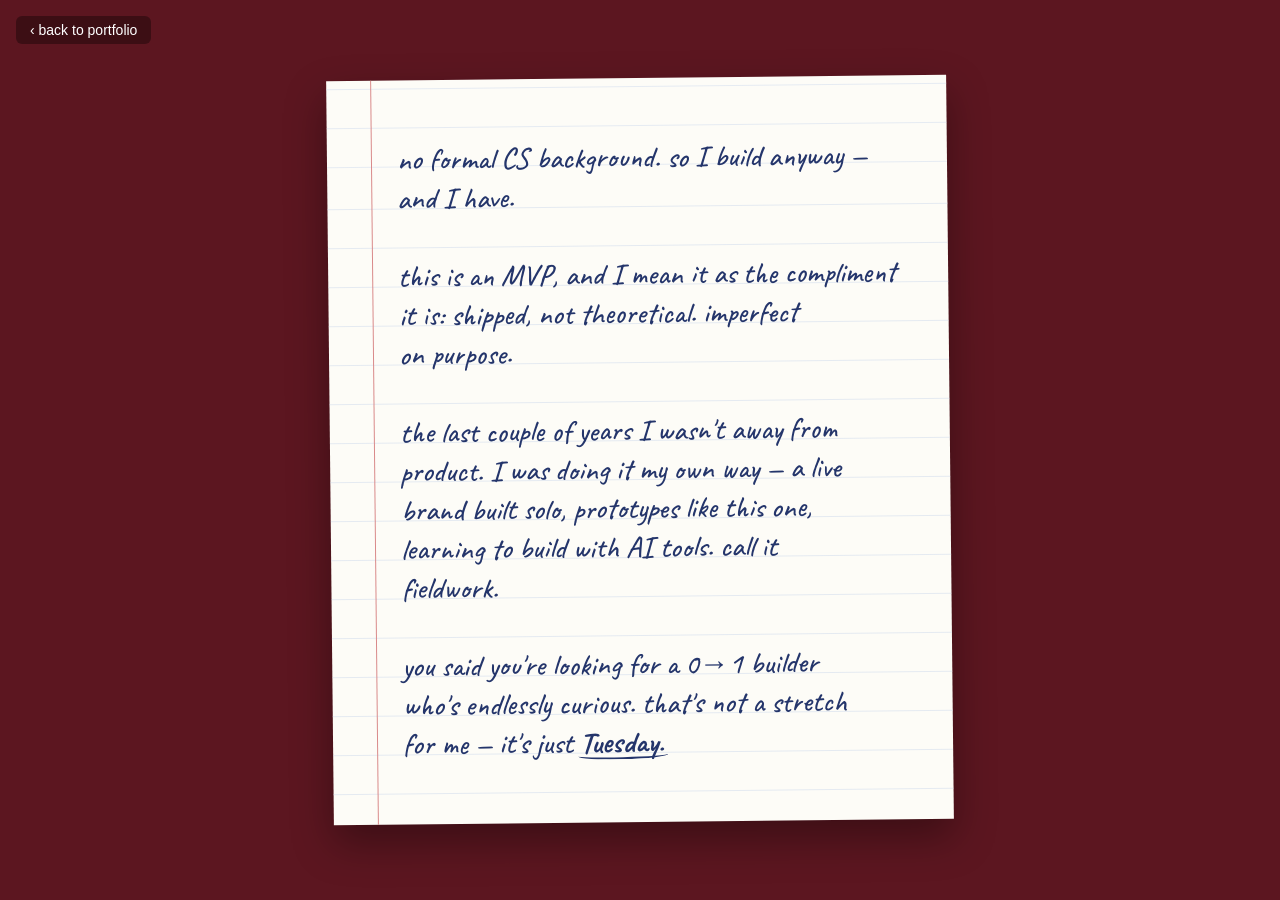
<file: pages/whythismvp.html>
<!DOCTYPE html>
<html lang="en">
<head>
<meta charset="UTF-8">
<title>Why this MVP? — Mallory Odom</title>
<link href="https://fonts.googleapis.com/css2?family=Caveat:wght@500;700&display=swap" rel="stylesheet">
<link rel="stylesheet" href="../styles.css">
</head>
<body class="mvp-page">

<a href="../index.html" class="mvp-back-link">‹ back to portfolio</a>

<div class="mvp-paper">
  <div class="mvp-ink">
    <p>no formal CS background. so I build anyway —</p>
    <p>and I have.</p>
    <p>&nbsp;</p>
    <p>this is an MVP, and I mean it as the compliment</p>
    <p>it is: shipped, not theoretical. imperfect</p>
    <p>on purpose.</p>
    <p>&nbsp;</p>
    <p>the last couple of years I wasn't away from</p>
    <p>product. I was doing it my own way — a live</p>
    <p>brand built solo, prototypes like this one,</p>
    <p>learning to build with AI tools. call it</p>
    <p>fieldwork.</p>
    <p>&nbsp;</p>
    <p>you said you're looking for a 0→1 builder</p>
    <p>who's endlessly curious. that's not a stretch</p>
    <p>for me — it's just <span class="emphasis">Tuesday.</span></p>
  </div>
</div>

</body>
</html>
</file>
<file: styles.css>
/* ============================================
   RESET & BASE
   ============================================ */
* {
    margin: 0;
    padding: 0;
    box-sizing: border-box;
}

body {
    font-family: 'Source Sans Pro', sans-serif;
    background: #FFFFFF;
    padding: 60px;
}

/* ============================================
   ROW 1: Home + Nav + Back
   ============================================ */
.row-1 {
    display: grid;
    grid-template-columns: 80px 1fr 80px;
    height: 60px;
    background: transparent;
    overflow: visible;
    margin-bottom: 20px;
    position: relative;
    z-index: 100;
}

.row-1 > .img-block {
    width: 80px;
    height: 60px;
    overflow: visible;
    position: static;
}

.row-1 > .img-block .default {
    width: 100%;
    height: 100%;
    object-fit: cover;
}

.row-1 > .img-block:first-child .hover {
    position: absolute;
    top: 0;
    left: 0;
    width: 100%;
    height: 100%;
    object-fit: cover;
    pointer-events: none;
    z-index: 1;
}

.row-1 > .img-block:last-child {
    overflow: hidden;
    position: relative;
}

/* ============================================
   NAVIGATION
   ============================================ */
nav {
    display: flex;
    align-items: center;
    justify-content: center;
}

.nav-links {
    display: flex;
    gap: 2rem;
    list-style: none;
    margin: 0;
    padding: 0;
}

.nav-links > li {
    position: relative;
}

.nav-links > li > a {
    font-family: 'Bebas Neue', sans-serif;
    font-size: 1.1rem;
    color: #1A1A1A;
    text-decoration: none;
    letter-spacing: 1px;
    padding: 0.5rem;
    display: block;
    transition: color 0.3s;
}

.nav-links > li > a:hover {
    color: #D4B83D;
}

.nav-links > li > a.active {
    color: #D4B83D;
}

/* ============================================
   DROPDOWN MENU
   ============================================ */
.dropdown {
    position: relative;
}

.dropdown-menu {
    display: none;
    position: absolute;
    top: 100%;
    left: 50%;
    transform: translateX(-50%);
    background-color: #FFFFFF;
    list-style: none;
    margin: 0;
    padding: 0;
    min-width: 160px;
    z-index: 1000;
    border-top: 3px solid #D4B83D;
    box-shadow: 0 4px 12px rgba(0, 0, 0, 0.15);
}

.dropdown-menu li {
    margin: 0;
    padding: 0;
    list-style: none;
}

.dropdown-menu li a {
    display: block;
    padding: 12px 20px;
    font-family: 'Bebas Neue', sans-serif;
    font-size: 1rem;
    color: #1A1A1A;
    text-decoration: none;
    text-align: center;
    white-space: nowrap;
    background-color: #FFFFFF;
}

.dropdown-menu li a:hover {
    background-color: #F5F0E8;
    color: #D4B83D;
}

.dropdown:hover .dropdown-menu {
    display: block;
}

/* ============================================
   ROW 2: Tagline + Crayons
   ============================================ */
.row-2 {
    line-height: 0;
}

.row-2 .img-block {
    width: 100%;
}

.row-2 .img-block img {
    width: 100%;
    height: auto;
    display: block;
}

/* ============================================
   ROW 3: Poseidon · arrows · Upload Roster
   Columns are proportional to the artwork so
   nothing crops: 1100 / 1222 / 1146 px wide.
   ============================================ */
.row-3 {
    display: grid;
    grid-template-columns: 1100fr 1222fr 1146fr;
    align-items: center;
}

.row-3 .img-block {
    min-width: 0;
}

.row-3 .img-block img {
    width: 100%;
    height: auto;
    display: block;
}

.row-3 .img-block .hover {
    position: absolute;
    top: 0;
    left: 0;
    width: 100%;
    height: 100%;
    object-fit: contain;
    opacity: 0;
    transition: opacity 0.3s;
}

/* stack row 3 on narrow screens so the tiles stay legible */
@media (max-width: 760px) {
    .row-3 {
        grid-template-columns: 1fr;
    }
}

/* ============================================
   ROW 4: Sky
   ============================================ */
.row-4 {
    line-height: 0;
}

.row-4 .img-block {
    width: 100%;
    height: auto;
}

.row-4 .img-block img {
    width: 100%;
    height: auto;
    display: block;
}

.row-4 .img-block .hover {
    position: absolute;
    top: 0;
    left: 0;
    width: 100%;
    height: 100%;
    opacity: 0;
    transition: opacity 0.3s;
}

/* ============================================
   ROW 5: Category Cards
   ============================================ */
.row-5 {
    display: grid;
    grid-template-columns: 420fr 320fr 280fr 260fr;
    gap: 0;
}

.row-5 .img-block {
    min-width: 0;
}

.row-5 .img-block img {
    width: 100%;
    height: auto;
    display: block;
}

.row-5 .img-block .hover {
    position: absolute;
    top: 0;
    left: 0;
    width: 100%;
    height: 100%;
    opacity: 0;
    transition: opacity 0.3s;
}

/* ============================================
   ROW 6: Blank Spacer
   ============================================ */
.row-6 {
    height: 50px;
    background: #FFFFFF;
}

/* ============================================
   ABOUT ME PAGE - FULL BANNERS + CARD GRID
   ============================================ */
.about-banner {
    line-height: 0;
    width: 100%;
}

.about-banner img {
    width: 100%;
    height: auto;
    display: block;
}

.about-strengths-row {
    display: grid;
    grid-template-columns: 908.54fr 555fr;
}

.about-strengths-row > * {
    min-width: 0;
}

.about-strengths-row img {
    width: 100%;
    height: auto;
    display: block;
}

.about-cards {
    display: grid;
    grid-template-columns: 484fr 599fr 389fr;
}

.about-cards > * {
    min-width: 0;
}

.about-cards img,
.about-cards .img-block {
    width: 100%;
    height: auto;
    display: block;
}

/* ============================================
   IMAGE BLOCKS
   ============================================ */
.img-block {
    position: relative;
    overflow: hidden;
    display: block;
    line-height: 0;
}

.img-block img {
    width: 100%;
    height: auto;
    display: block;
}

.img-block .hover {
    position: absolute;
    top: 0;
    left: 0;
    width: 100%;
    height: 100%;
    opacity: 0;
    transition: opacity 0.3s;
}

.img-block:hover .default {
    opacity: 0;
}

.img-block:hover .hover {
    opacity: 1;
}

/* keyboard users get the hover state too */
.img-block:focus-visible .default {
    opacity: 0;
}

.img-block:focus-visible .hover {
    opacity: 1;
}

.img-block:focus-visible {
    outline: 3px solid #C41E7F;
    outline-offset: 2px;
}

.clickable {
    cursor: pointer;
}

/* ============================================
   FULL PAGE IMAGE (for subpages)
   ============================================ */
.page-image {
    width: 100%;
}

.page-image img {
    width: 100%;
    display: block;
}

/* ============================================
   FOOTER
   ============================================ */
footer {
    background: #1A1A1A;
    padding: 2rem;
    text-align: center;
}

.footer-stripes {
    display: flex;
    justify-content: center;
    gap: 8px;
    margin-bottom: 1rem;
}

.stripe {
    width: 40px;
    height: 6px;
}

.s1 { background: #E86A33; }
.s2 { background: #C41E7F; }
.s3 { background: #D4B83D; }
.s4 { background: #1A5E63; }
.s5 { background: #3BA4DC; }

footer p {
    color: white;
    opacity: 0.7;
    font-size: 0.9rem;
}

footer a {
    color: #D4B83D;
    text-decoration: none;
}

footer a:hover {
    text-decoration: underline;
}

/* ============================================
   RESUME PAGE
   ============================================ */
.resume-page {
    position: relative;
    width: 100%;
    padding: 40px 0;
    background-image: url('images/resume-background.png');
    background-size: 100% 100%;
    background-position: top center;
    background-repeat: no-repeat;
}

.resume-content {
    position: relative;
    z-index: 1;
    max-width: 800px;
    margin: 0 auto;
    padding: 40px;
    background: #FFFFFF;
    box-shadow: 0 4px 20px rgba(0, 0, 0, 0.15);
}

.resume-section {
    line-height: 0;
    display: block;
}

.resume-section img {
    width: 100%;
    height: auto;
    display: block;
}

.resume-link {
    position: relative;
    display: block;
    cursor: pointer;
    overflow: hidden;
}

.resume-link .default {
    width: 100%;
    height: auto;
    display: block;
    transition: opacity 0.3s ease;
}

.resume-link .hover {
    position: absolute;
    top: 0;
    left: 0;
    width: 100%;
    height: 100%;
    object-fit: cover;
    opacity: 0;
    transition: opacity 0.3s ease;
}

.resume-link:hover .default {
    opacity: 0;
}

.resume-link:hover .hover {
    opacity: 1;
}

/* ============================================
   RESUME GRID ROWS
   ============================================ */
.resume-grid-item {
    position: relative;
    display: block;
    overflow: hidden;
    line-height: 0;
}

.resume-grid-item img {
    width: 100%;
    height: 100%;
    object-fit: cover;
    display: block;
}

.resume-grid-item .hover {
    position: absolute;
    top: 0;
    left: 0;
    width: 100%;
    height: 100%;
    opacity: 0;
    transition: opacity 0.3s ease;
}

.resume-grid-item:hover .default {
    opacity: 0;
}

.resume-grid-item:hover .hover {
    opacity: 1;
}

/* ============================================
   CASE STUDY PAGES
   ============================================ */
.case-study-section {
    line-height: 0;
    width: 100%;
    max-width: 1100px;
    margin: 0 auto;
    padding: 0;
    box-sizing: border-box;
    position: relative;
    display: block;
    overflow: hidden;
}

.case-study-section > img.default {
    width: 100%;
    height: auto;
    display: block;
}

.case-study-section > img.hover {
    position: absolute;
    top: 0;
    left: 0;
    width: 100%;
    height: auto;
    opacity: 0;
    transition: opacity 0.3s ease;
}

.case-study-section:hover > img.default {
    opacity: 0;
}

.case-study-section:hover > img.hover {
    opacity: 1;
}

.case-study-section:last-of-type {
    padding-bottom: 60px;
}

/* ============================================
   PREVENT HORIZONTAL OVERFLOW
   ============================================ */
html, body {
    max-width: 100%;
    overflow-x: hidden;
}

/* ============================================
   TESTIMONIALS PAGE BACKGROUND
   ============================================ */
.testimonials-page {
    background-image: url('images/testimonials-background.png');
    background-size: 100% 100%;
    background-position: top center;
    background-repeat: no-repeat;
    width: 100%;
    padding-top: 60px;
}

/* ============================================
   TESTIMONIALS HEADER ROW
   ============================================ */
.testimonials-header {
    width: 100%;
    max-width: 1100px;
    margin: 0 auto 20px;
    line-height: 0;
}

.testimonials-header img {
    width: 100%;
    height: auto;
    display: block;
}
.no-hover:hover .default {
    opacity: 1;
}
.no-hover.resume-link:hover .default {
    opacity: 1;
}

/* ============================================
   WHY THIS MVP PAGE
   ============================================ */
.mvp-page {
    min-height: 100vh;
    background: #5c1620;
    display: flex;
    align-items: center;
    justify-content: center;
    padding: 60px 20px;
}

.mvp-back-link {
    position: fixed;
    top: 16px;
    left: 16px;
    font-size: 14px;
    color: #fff;
    background: rgba(0, 0, 0, 0.35);
    padding: 6px 14px;
    border-radius: 6px;
    text-decoration: none;
    z-index: 10;
}

.mvp-back-link:hover {
    background: rgba(0, 0, 0, 0.55);
}

.mvp-paper {
    position: relative;
    width: 100%;
    max-width: 620px;
    background: #fdfcf7;
    padding: 60px 40px 60px 70px;
    box-shadow: 0 18px 40px rgba(0, 0, 0, 0.35);
    transform: rotate(-0.6deg);
    background-image:
        repeating-linear-gradient(
            to bottom,
            transparent,
            transparent 38px,
            #cdd9ec 39px
        );
    background-position: 0 90px;
    animation: mvp-settle 0.6s ease-out;
}

.mvp-paper::before {
    content: "";
    position: absolute;
    top: 0;
    bottom: 0;
    left: 44px;
    width: 1px;
    background: #d98a8a;
}

@keyframes mvp-settle {
    from { opacity: 0; transform: rotate(-0.6deg) translateY(10px); }
    to   { opacity: 1; transform: rotate(-0.6deg) translateY(0); }
}

.mvp-ink {
    font-family: 'Caveat', cursive;
    font-size: 30px;
    line-height: 39px;
    color: #24356b;
    font-weight: 500;
}

.mvp-ink p {
    margin: 0;
}

.mvp-ink .emphasis {
    font-weight: 700;
    position: relative;
}

.mvp-ink .emphasis::after {
    content: "";
    position: absolute;
    left: -2px;
    right: -4px;
    bottom: 2px;
    height: 6px;
    border-bottom: 2px solid #24356b;
    border-radius: 50%;
    transform: rotate(-1deg);
}

/* ============================================
   REDUCED MOTION
   ============================================ */
@media (prefers-reduced-motion: reduce) {
    .img-block .hover,
    .resume-link .default,
    .resume-link .hover,
    .resume-grid-item .hover,
    .case-study-section > img.default,
    .case-study-section > img.hover {
        transition: none;
    }
    .mvp-paper {
        animation: none;
    }
}
</file>
